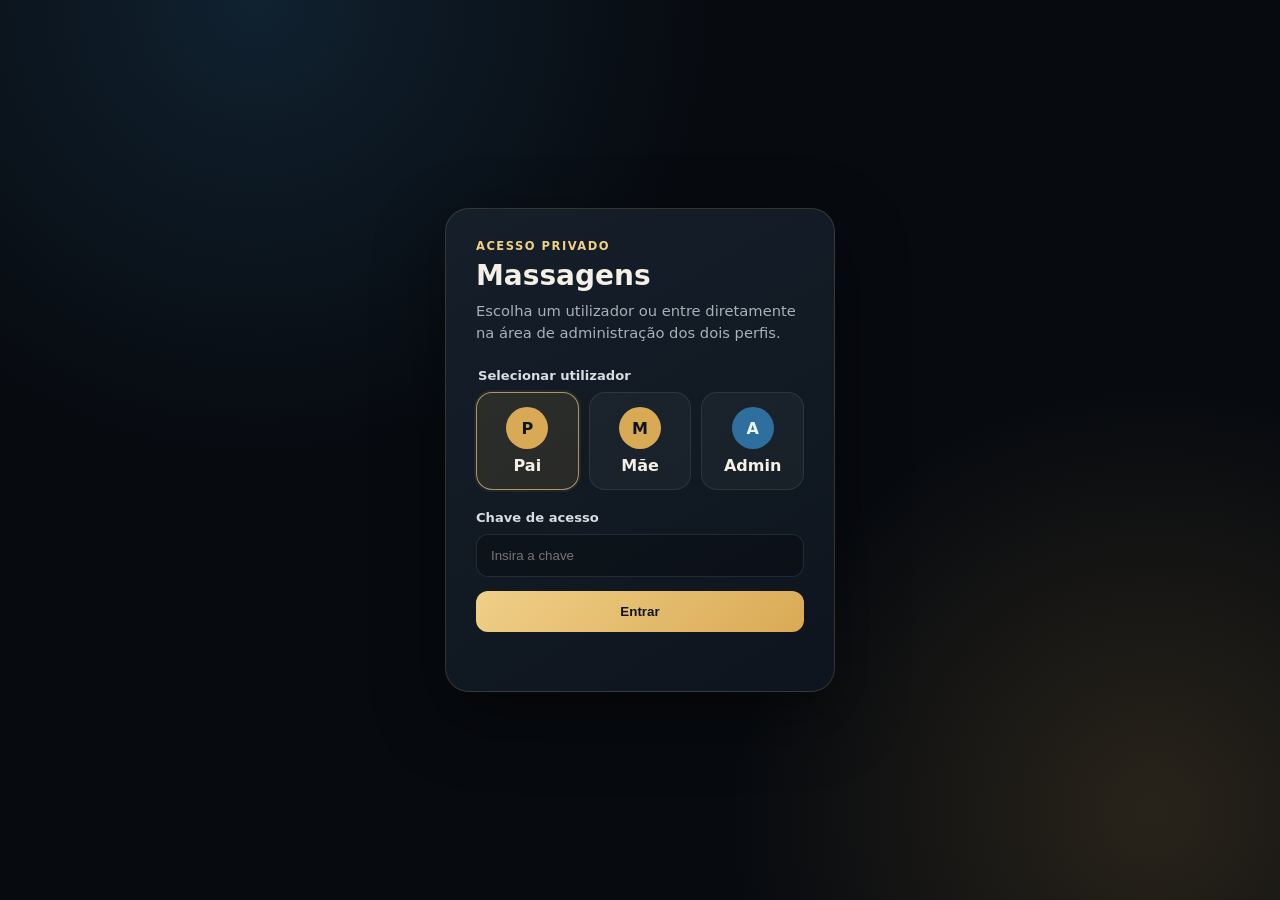
<file: index.html>
<!doctype html>
<html lang="pt-PT">
<head>
<script>
  const VALID_KEY = "01123456";
  const ACTIVE_USER_KEY = "massageCreditsUser_v1";
  const activeUser = localStorage.getItem(ACTIVE_USER_KEY);
  if (localStorage.getItem("authKey") !== VALID_KEY || !["pai", "mae", "admin"].includes(activeUser)) {
    window.location.href = "login.html";
  }
</script>

  <meta charset="utf-8">
  <meta name="viewport" content="width=device-width, initial-scale=1, maximum-scale=1, user-scalable=no, viewport-fit=cover">
  <meta name="theme-color" content="#0b1118">
  <meta name="color-scheme" content="dark">
  <meta name="description" content="Aplicação privada para gerir créditos, cupões e sessões de massagem.">
  <meta name="mobile-web-app-capable" content="yes">
  <meta name="apple-mobile-web-app-capable" content="yes">
  <meta name="apple-mobile-web-app-status-bar-style" content="black-translucent">
  <meta name="apple-mobile-web-app-title" content="Massagens">
  <meta http-equiv="Content-Security-Policy" content="default-src 'self'; img-src 'self' data:; style-src 'self' 'unsafe-inline'; script-src 'self' https://www.gstatic.com https://apis.google.com; connect-src 'self' https://identitytoolkit.googleapis.com https://securetoken.googleapis.com https://www.googleapis.com https://*.googleapis.com https://*.firebaseio.com wss://*.firebaseio.com https://*.firebasedatabase.app wss://*.firebasedatabase.app; frame-src 'self' https://massage-credits.firebaseapp.com; manifest-src 'self'; worker-src 'self';">
  <title>Massagens</title>
  <link rel="manifest" href="manifest.json">
  <link rel="icon" href="icon.png" type="image/png">
  <link rel="apple-touch-icon" sizes="180x180" href="icons/apple-touch-icon.png?v=3.6.0">
  <link rel="stylesheet" href="style.css?v=3.6.0">
</head>
<body>
  <div class="orientation-lock" aria-live="polite"><div><strong>Utiliza a app na vertical</strong><span>Roda o iPhone para continuar.</span></div></div>
  <div class="ambient ambient-one" aria-hidden="true"></div>
  <div class="ambient ambient-two" aria-hidden="true"></div>

  <div class="app-shell">
    <header class="topbar">
      <button class="brand-button" type="button" data-nav="home" aria-label="Ir para o início">
        <img src="icon.png" alt="" width="42" height="42">
        <span>
          <strong>Massagens</strong>
        </span>
      </button>
      <div class="topbar-actions">
        <span class="profile-label" id="activeUserName" aria-label="Perfil atual">—</span>
        <span class="status-dot" id="connectionStatus" title="Estado da ligação" aria-label="Estado da ligação"></span>
        <button class="icon-button hidden" id="installButton" type="button" aria-label="Instalar aplicação" title="Instalar aplicação">
          <svg viewBox="0 0 24 24" aria-hidden="true"><path d="M12 3v11m0 0 4-4m-4 4-4-4M5 15v4h14v-4"/></svg>
        </button>
      </div>
    </header>

    <main class="content" id="mainContent">
      <section class="view active" id="view-home" data-view="home" aria-labelledby="homeTitle">
        <div class="hero-card">
          <div class="hero-topline">
            <span class="eyebrow">Saldo disponível</span>
          </div>
          <div class="balance-row">
            <div class="balance-main">
              <span class="balance-number" id="balanceValue">0</span>
              <span class="balance-unit">créditos</span>
            </div>
            <div class="balance-ring" id="balanceRing" aria-hidden="true">
              <span id="availableMinutesRing">0m</span>
            </div>
          </div>
          <p class="hero-caption">Um espaço privado para cuidar do teu tempo.</p>
        </div>

        <section class="today-card" aria-labelledby="homeTitle">
          <div class="section-heading compact">
            <div>
              <span class="eyebrow">Esta semana</span>
              <h1 id="homeTitle">Cupão da semana</h1>
            </div>
            <span class="date-chip" id="todayDate"></span>
          </div>
          <p class="today-message" id="todayMessage">Uma sugestão especial para aproveitar esta semana.</p>
          <div class="today-grid">
            <div>
              <span>Cupão selecionado</span>
              <strong id="recommendedCoupon">A calcular…</strong>
            </div>
            <div>
              <span>Última massagem</span>
              <strong id="lastMassage">Sem registo</strong>
            </div>
          </div>
          <button class="primary-button full" type="button" data-nav="minute">
            <svg viewBox="0 0 24 24" aria-hidden="true"><path d="M12 7v5l3 2M12 3a9 9 0 1 0 9 9 9 9 0 0 0-9-9Z"/></svg>
            Iniciar massagem ao minuto
          </button>
        </section>

        <div class="metric-grid">
          <article class="metric-card">
            <span class="metric-icon">◷</span>
            <span>Minutos disponíveis</span>
            <strong id="minutesAvailable">0</strong>
          </article>
          <article class="metric-card">
            <span class="metric-icon">◇</span>
            <span>Cupões ativos</span>
            <strong id="activeCouponsCount">0</strong>
          </article>
          <article class="metric-card">
            <span class="metric-icon">↗</span>
            <span>Minutos acumulados</span>
            <strong id="totalMinutesUsed">0</strong>
          </article>
        </div>

        <section class="panel-card">
          <div class="section-heading">
            <div>
              <span class="eyebrow">Acesso rápido</span>
              <h2>Escolhe o próximo passo</h2>
            </div>
          </div>
          <div class="quick-grid">
            <button class="quick-button" type="button" data-nav="coupons">
              <span class="quick-icon">⌁</span>
              <strong>Loja de Cupões</strong>
              <small>Trocar créditos</small>
            </button>
            <button class="quick-button" type="button" data-nav="history">
              <span class="quick-icon">≡</span>
              <strong>Histórico</strong>
              <small>Ver movimentos</small>
            </button>
          </div>
        </section>

        <section class="panel-card">
          <div class="section-heading">
            <div>
              <span class="eyebrow">Última atividade</span>
              <h2>Movimentos recentes</h2>
            </div>
            <button class="text-button" type="button" data-nav="history">Ver tudo</button>
          </div>
          <div class="activity-list" id="recentActivity"></div>
        </section>
      </section>

      <section class="view" id="view-coupons" data-view="coupons" aria-labelledby="couponsTitle">
        <div class="page-heading">
          <span class="eyebrow">Créditos por experiências</span>
          <h1 id="couponsTitle">Loja de Cupões</h1>
          <p>Escolhe uma experiência e guarda-a para o momento certo.</p>
        </div>

        <div class="segmented-control" role="tablist" aria-label="Secções de cupões">
          <button class="active" type="button" role="tab" data-coupon-tab="store">Loja</button>
          <button type="button" role="tab" data-coupon-tab="mine">Os meus cupões</button>
        </div>

        <div id="couponStorePanel" class="coupon-panel active">
          <div class="coupon-grid" id="couponStore"></div>
        </div>
        <div id="myCouponsPanel" class="coupon-panel">
          <div class="coupon-grid" id="myCoupons"></div>
        </div>
      </section>

      <section class="view" id="view-minute" data-view="minute" aria-labelledby="minuteTitle">
        <div class="page-heading centered">
          <span class="eyebrow" id="minuteEyebrow">Sessão flexível</span>
          <h1 id="minuteTitle">Massagem ao Minuto</h1>
          <p id="minuteIntro">Controla o tempo, pausa quando precisares e termina com um resumo claro.</p>
        </div>

        <article class="timer-card" id="timerCard">
          <div class="timer-status-row">
            <span class="timer-status" id="timerStatus">Pronto</span>
            <span class="price-pill" id="pricePill"><strong id="minutePriceDisplay">1</strong><span id="pricePillLabel">crédito/min</span></span>
          </div>
          <div class="timer-display" id="timerDisplay" aria-live="polite">00:00</div>
          <div class="timer-progress"><span id="timerProgress"></span></div>
          <div class="timer-details">
            <div><span id="sessionPrimaryLabel">Créditos usados</span><strong id="sessionCredits">0</strong></div>
            <div><span id="sessionSecondaryLabel">Saldo restante</span><strong id="sessionBalance">0</strong></div>
          </div>

          <button class="primary-button full large" id="startSessionButton" type="button">Iniciar massagem ao minuto</button>
          <div class="timer-controls hidden" id="timerControls">
            <button class="secondary-button" id="pauseSessionButton" type="button">Pausar</button>
            <button class="danger-button" id="endSessionButton" type="button">Terminar</button>
          </div>
        </article>

        <section class="info-card">
          <span class="info-icon">i</span>
          <div>
            <strong>Como funciona</strong>
            <p id="timerHelpText">É cobrado o preço definido por cada minuto iniciado. A sessão termina automaticamente quando já não existir saldo para iniciar o minuto seguinte.</p>
          </div>
        </section>

        <section class="panel-card hidden" id="lastSessionCard">
          <div class="section-heading">
            <div>
              <span class="eyebrow">Último resumo</span>
              <h2>Sessão concluída</h2>
            </div>
          </div>
          <div class="summary-grid">
            <div><span>Tempo total</span><strong id="summaryTime">—</strong></div>
            <div><span id="summaryCreditsLabel">Créditos</span><strong id="summaryCredits">—</strong></div>
            <div><span id="summaryBalanceLabel">Saldo</span><strong id="summaryBalance">—</strong></div>
          </div>
        </section>
      </section>

      <section class="view" id="view-history" data-view="history" aria-labelledby="historyTitle">
        <div class="page-heading">
          <span class="eyebrow">Registo</span>
          <h1 id="historyTitle">Histórico</h1>
        </div>
        <div class="history-summary" id="historySummary"></div>
        <div class="filter-row" id="historyFilters">
          <button class="filter-chip active" type="button" data-history-filter="all">Tudo</button>
          <button class="filter-chip" type="button" data-history-filter="credits">Créditos</button>
          <button class="filter-chip" type="button" data-history-filter="coupons">Cupões</button>
          <button class="filter-chip" type="button" data-history-filter="massage">Massagens</button>
        </div>
        <div class="activity-list history-list" id="historyList"></div>
      </section>

      <section class="view" id="view-admin" data-view="admin" aria-labelledby="adminTitle">
        <div class="page-heading admin-heading">
          <div>
            <span class="eyebrow">Acesso protegido</span>
            <h1 id="adminTitle">Painel Admin</h1>
            <p>Gestão sincronizada de créditos, cupões, regras e estatísticas.</p>
          </div>
          <button class="secondary-button small" id="lockAdminButton" type="button">Bloquear</button>
        </div>

        <section class="admin-user-selector" aria-labelledby="adminUserSelectorTitle">
          <div>
            <span class="eyebrow">Perfil em gestão</span>
            <h2 id="adminUserSelectorTitle">Escolher utilizador</h2>
            <p id="adminUserHint">Selecione o perfil cujos dados pretende alterar.</p>
          </div>
          <label for="adminUserSelect">Utilizador
            <select id="adminUserSelect">
              <option value="pai">Pai</option>
              <option value="mae">Mãe</option>
            </select>
          </label>
        </section>

        <div class="admin-summary-grid" id="adminSummary"></div>

        <section class="admin-card">
          <div class="section-heading">
            <div><span class="eyebrow">Saldo</span><h2>Gerir créditos</h2></div>
          </div>
          <form class="stack-form" id="creditsForm">
            <div class="field-row">
              <label>Operação
                <select id="creditOperation">
                  <option value="add">Adicionar</option>
                  <option value="remove">Remover</option>
                </select>
              </label>
              <label>Quantidade
                <input id="creditAmount" type="number" min="1" step="1" inputmode="numeric" placeholder="20" required>
              </label>
            </div>
            <label>Razão ou descrição
              <input id="creditReason" type="text" maxlength="80" placeholder="Ex.: Bónus especial" required>
            </label>
            <button class="primary-button" type="submit">Aplicar movimento</button>
          </form>
          <div class="inline-actions">
            <button class="secondary-button" id="resetBalanceButton" type="button">Repor saldo</button>
          </div>
        </section>

        <section class="admin-card">
          <div class="section-heading">
            <div><span class="eyebrow">Tarifário</span><h2>Preço por minuto</h2></div>
          </div>
          <form class="inline-form" id="minutePriceForm">
            <label>Créditos por minuto
              <input id="minutePriceInput" type="number" min="1" max="100" step="1" inputmode="numeric" required>
            </label>
            <button class="primary-button" type="submit">Guardar</button>
          </form>
        </section>

        <section class="admin-card">
          <div class="section-heading">
            <div><span class="eyebrow">Catálogo</span><h2>Gerir cupões</h2></div>
            <button class="primary-button small" id="addCouponButton" type="button">Novo cupão</button>
          </div>
          <div class="admin-coupon-list" id="adminCouponList"></div>
        </section>

        <section class="admin-card">
          <div class="section-heading">
            <div><span class="eyebrow">Segurança local</span><h2>Alterar PIN</h2></div>
          </div>
          <form class="stack-form" id="pinForm">
            <div class="field-row">
              <label>PIN atual
                <input id="currentPin" type="password" inputmode="numeric" minlength="4" maxlength="8" required>
              </label>
              <label>Novo PIN
                <input id="newPin" type="password" inputmode="numeric" pattern="[0-9]{4,8}" minlength="4" maxlength="8" required>
              </label>
            </div>
            <label>Confirmar novo PIN
              <input id="confirmPin" type="password" inputmode="numeric" pattern="[0-9]{4,8}" minlength="4" maxlength="8" required>
            </label>
            <button class="primary-button" type="submit">Alterar PIN</button>
          </form>
        </section>

        <section class="admin-card danger-zone">
          <div class="section-heading">
            <div><span class="eyebrow">Manutenção</span><h2>Dados sincronizados</h2></div>
          </div>
          <p>Estas ações afetam os dados sincronizados em todos os dispositivos.</p>
          <div class="inline-actions">
            <button class="danger-button" id="clearHistoryButton" type="button">Limpar histórico</button>
            <button class="secondary-button" id="clearLocalCacheButton" type="button">Limpar cache local</button>
          </div>
          <p class="admin-note">A limpeza de cache remove apenas dados locais deste dispositivo e não apaga os dados guardados no Firebase.</p>
        </section>

        <section class="admin-card sync-diagnostics">
          <div class="section-heading">
            <div><span class="eyebrow">Diagnóstico</span><h2>Ligação ao Firebase</h2></div>
            <button class="secondary-button small" id="retryFirebaseButton" type="button">Testar novamente</button>
          </div>
          <div class="diagnostic-list">
            <div><span>Estado</span><strong id="firebaseStatusText" data-status="connecting">A iniciar</strong></div>
            <div><span>Última sincronização</span><strong id="firebaseLastSyncText">Ainda não sincronizou</strong></div>
            <div><span>Dispositivo</span><strong id="firebaseDeviceText">—</strong></div>
          </div>
          <p class="firebase-error" id="firebaseErrorText">Nenhum erro detetado.</p>
        </section>

        <p class="app-version" id="appVersion">Versão 3.6.0</p>
      </section>
    </main>

    <nav class="bottom-nav" aria-label="Navegação principal">
      <button class="active" type="button" data-nav="home" aria-label="Início">
        <svg viewBox="0 0 24 24" aria-hidden="true"><path d="m4 10 8-7 8 7v10h-6v-6h-4v6H4Z"/></svg>
        <span>Início</span>
      </button>
      <button type="button" data-nav="coupons" aria-label="Cupões">
        <svg viewBox="0 0 24 24" aria-hidden="true"><path d="M4 6h16v4a2 2 0 0 0 0 4v4H4v-4a2 2 0 0 0 0-4Z"/><path d="M9 8v8"/></svg>
        <span>Cupões</span>
      </button>
      <button class="nav-primary" type="button" data-nav="minute" aria-label="Massagem ao minuto">
        <svg viewBox="0 0 24 24" aria-hidden="true"><path d="M12 7v5l3 2M12 3a9 9 0 1 0 9 9 9 9 0 0 0-9-9Z"/></svg>
        <span>Minuto</span>
      </button>
      <button type="button" data-nav="history" aria-label="Histórico">
        <svg viewBox="0 0 24 24" aria-hidden="true"><path d="M5 5h14M5 12h14M5 19h14"/></svg>
        <span>Histórico</span>
      </button>
      <button type="button" data-nav="admin" aria-label="Admin">
        <svg viewBox="0 0 24 24" aria-hidden="true"><path d="M12 3 5 6v5c0 4.6 2.8 8.3 7 10 4.2-1.7 7-5.4 7-10V6Z"/><path d="M9 12h6M12 9v6"/></svg>
        <span>Admin</span>
      </button>
    </nav>
  </div>

  <dialog class="modal" id="pinModal">
    <form method="dialog" class="modal-card" id="pinUnlockForm">
      <button class="modal-close" type="button" data-close-dialog aria-label="Fechar">×</button>
      <span class="modal-icon">◆</span>
      <span class="eyebrow">Área reservada</span>
      <h2>Introduzir PIN</h2>
      <p>Usa o PIN de administração para continuar.</p>
      <label>PIN
        <input id="pinUnlockInput" type="password" inputmode="numeric" minlength="4" maxlength="8" autocomplete="off" required>
      </label>
      <p class="form-error" id="pinError" role="alert"></p>
      <button class="primary-button full" value="default" type="submit">Desbloquear</button>
    </form>
  </dialog>

  <dialog class="modal" id="sessionPinModal">
    <form method="dialog" class="modal-card" id="sessionPinForm">
      <button class="modal-close" type="button" data-close-dialog aria-label="Fechar">×</button>
      <span class="modal-icon">◆</span>
      <span class="eyebrow">Autorização necessária</span>
      <h2 id="sessionPinTitle">PIN do administrador</h2>
      <p id="sessionPinDescription">Apenas o administrador pode iniciar a massagem ao minuto.</p>
      <label>PIN
        <input id="sessionPinInput" type="password" inputmode="numeric" minlength="4" maxlength="8" autocomplete="off" required>
      </label>
      <p class="form-error" id="sessionPinError" role="alert"></p>
      <button class="primary-button full" id="sessionPinSubmitButton" value="default" type="submit">Autorizar e iniciar</button>
    </form>
  </dialog>

  <dialog class="modal" id="couponModal">
    <form method="dialog" class="modal-card" id="couponEditorForm">
      <button class="modal-close" type="button" data-close-dialog aria-label="Fechar">×</button>
      <span class="eyebrow">Catálogo</span>
      <h2 id="couponModalTitle">Novo cupão</h2>
      <input id="couponEditId" type="hidden">
      <label>Nome
        <input id="couponNameInput" type="text" maxlength="60" required>
      </label>
      <label>Descrição
        <textarea id="couponDescriptionInput" maxlength="180" rows="3" required></textarea>
      </label>
      <div class="field-row">
        <label>Preço
          <input id="couponPriceInput" type="number" min="1" max="9999" step="1" required>
        </label>
        <label>Duração estimada
          <input id="couponDurationInput" type="number" min="1" max="600" step="1" required>
        </label>
      </div>
      <label class="checkbox-row"><input id="couponActiveInput" type="checkbox" checked> Disponível na loja</label>
      <button class="primary-button full" value="default" type="submit">Guardar cupão</button>
    </form>
  </dialog>

  <dialog class="modal" id="confirmModal">
    <form method="dialog" class="modal-card compact-modal">
      <span class="modal-icon" id="confirmIcon">◇</span>
      <h2 id="confirmTitle">Confirmar</h2>
      <p id="confirmMessage"></p>
      <div class="modal-actions">
        <button class="secondary-button" value="cancel">Cancelar</button>
        <button class="primary-button" id="confirmAcceptButton" value="default">Confirmar</button>
      </div>
    </form>
  </dialog>

  <div class="toast" id="toast" role="status" aria-live="polite"></div>

  <noscript>Esta aplicação necessita de JavaScript ativado.</noscript>
  <script type="module" src="app.js?v=3.6.0"></script>
</body>
</html>
</file>
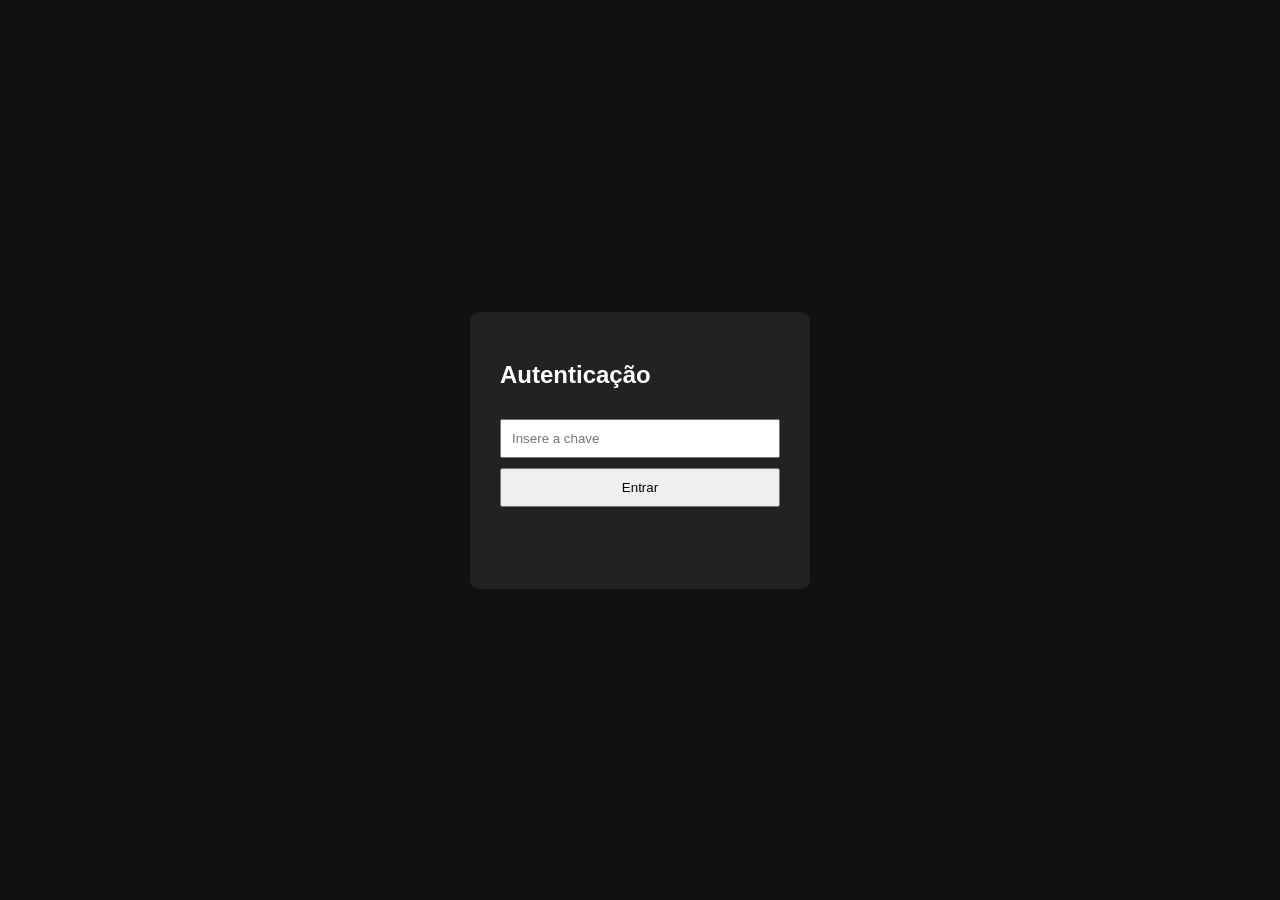
<file: 3.1.0/index.html>
<!doctype html>
<html lang="pt-PT">
<head>
<script>
  const VALID_KEY = "const";
  if (localStorage.getItem("authKey") !== VALID_KEY) {
    window.location.href = "login.html";
  }
</script>

  <meta charset="utf-8">
  <meta name="viewport" content="width=device-width, initial-scale=1, viewport-fit=cover">
  <meta name="theme-color" content="#0b1118">
  <meta name="color-scheme" content="dark">
  <meta name="description" content="Aplicação privada para gerir créditos, cupões e sessões de massagem.">
  <meta name="mobile-web-app-capable" content="yes">
  <meta name="apple-mobile-web-app-capable" content="yes">
  <meta name="apple-mobile-web-app-status-bar-style" content="black-translucent">
  <meta name="apple-mobile-web-app-title" content="Massage Credits">
  <meta http-equiv="Content-Security-Policy" content="default-src 'self'; img-src 'self' data:; style-src 'self' 'unsafe-inline'; script-src 'self' https://www.gstatic.com https://apis.google.com; connect-src 'self' https://identitytoolkit.googleapis.com https://securetoken.googleapis.com https://www.googleapis.com https://*.googleapis.com https://*.firebaseio.com wss://*.firebaseio.com https://*.firebasedatabase.app wss://*.firebasedatabase.app; frame-src 'self' https://massagens-9a56f.firebaseapp.com; manifest-src 'self'; worker-src 'self';">
  <title>Massage Credits</title>
  <link rel="manifest" href="manifest.json">
  <link rel="icon" href="icons/icon-192.png" sizes="192x192">
  <link rel="apple-touch-icon" href="icons/icon-192.png">
  <link rel="stylesheet" href="style.css?v=3.1.0">
</head>
<body>
  <div class="ambient ambient-one" aria-hidden="true"></div>
  <div class="ambient ambient-two" aria-hidden="true"></div>

  <div class="app-shell">
    <header class="topbar">
      <button class="brand-button" type="button" data-nav="home" aria-label="Ir para o início">
        <img src="icons/icon-192.png" alt="" width="42" height="42">
        <span>
          <strong>Massage Credits</strong>
          <small>Private Massage Rewards</small>
        </span>
      </button>
      <div class="topbar-actions">
        <span class="status-dot" id="connectionStatus" title="Estado da ligação" aria-label="Estado da ligação"></span>
        <button class="icon-button hidden" id="installButton" type="button" aria-label="Instalar aplicação" title="Instalar aplicação">
          <svg viewBox="0 0 24 24" aria-hidden="true"><path d="M12 3v11m0 0 4-4m-4 4-4-4M5 15v4h14v-4"/></svg>
        </button>
      </div>
    </header>

    <main class="content" id="mainContent">
      <section class="view active" id="view-home" data-view="home" aria-labelledby="homeTitle">
        <div class="hero-card">
          <div class="hero-topline">
            <span class="eyebrow">Saldo disponível</span>
            <span class="level-badge" id="levelBadge">Bronze</span>
          </div>
          <div class="balance-row">
            <div>
              <span class="balance-number" id="balanceValue">0</span>
              <span class="balance-unit">créditos</span>
            </div>
            <div class="balance-ring" id="balanceRing" aria-hidden="true">
              <span id="availableMinutesRing">0m</span>
            </div>
          </div>
          <p class="hero-caption" id="levelCaption">Um espaço privado para cuidar do teu tempo.</p>
        </div>

        <section class="today-card" aria-labelledby="homeTitle">
          <div class="section-heading compact">
            <div>
              <span class="eyebrow">Hoje</span>
              <h1 id="homeTitle">O teu momento de pausa</h1>
            </div>
            <span class="date-chip" id="todayDate"></span>
          </div>
          <p class="today-message" id="todayMessage">Hoje é um bom dia para relaxar.</p>
          <div class="today-grid">
            <div>
              <span>Recomendação</span>
              <strong id="recommendedCoupon">A calcular…</strong>
            </div>
            <div>
              <span>Última massagem</span>
              <strong id="lastMassage">Sem registo</strong>
            </div>
          </div>
          <button class="primary-button full" type="button" data-nav="minute">
            <svg viewBox="0 0 24 24" aria-hidden="true"><path d="M12 7v5l3 2M12 3a9 9 0 1 0 9 9 9 9 0 0 0-9-9Z"/></svg>
            Iniciar massagem ao minuto
          </button>
        </section>

        <div class="metric-grid">
          <article class="metric-card">
            <span class="metric-icon">◷</span>
            <span>Minutos disponíveis</span>
            <strong id="minutesAvailable">0</strong>
          </article>
          <article class="metric-card">
            <span class="metric-icon">◇</span>
            <span>Cupões ativos</span>
            <strong id="activeCouponsCount">0</strong>
          </article>
          <article class="metric-card">
            <span class="metric-icon">↗</span>
            <span>Minutos acumulados</span>
            <strong id="totalMinutesUsed">0</strong>
          </article>
        </div>

        <section class="panel-card">
          <div class="section-heading">
            <div>
              <span class="eyebrow">Acesso rápido</span>
              <h2>Escolhe o próximo passo</h2>
            </div>
          </div>
          <div class="quick-grid">
            <button class="quick-button" type="button" data-nav="coupons">
              <span class="quick-icon">⌁</span>
              <strong>Loja de Cupões</strong>
              <small>Trocar créditos</small>
            </button>
            <button class="quick-button" type="button" data-nav="history">
              <span class="quick-icon">≡</span>
              <strong>Histórico</strong>
              <small>Ver movimentos</small>
            </button>
          </div>
        </section>

        <section class="panel-card">
          <div class="section-heading">
            <div>
              <span class="eyebrow">Última atividade</span>
              <h2>Movimentos recentes</h2>
            </div>
            <button class="text-button" type="button" data-nav="history">Ver tudo</button>
          </div>
          <div class="activity-list" id="recentActivity"></div>
        </section>
      </section>

      <section class="view" id="view-coupons" data-view="coupons" aria-labelledby="couponsTitle">
        <div class="page-heading">
          <span class="eyebrow">Créditos por experiências</span>
          <h1 id="couponsTitle">Loja de Cupões</h1>
          <p>Escolhe uma experiência e guarda-a para o momento certo.</p>
        </div>

        <div class="segmented-control" role="tablist" aria-label="Secções de cupões">
          <button class="active" type="button" role="tab" data-coupon-tab="store">Loja</button>
          <button type="button" role="tab" data-coupon-tab="mine">Os meus cupões <span id="couponTabCount">0</span></button>
        </div>

        <div id="couponStorePanel" class="coupon-panel active">
          <div class="coupon-grid" id="couponStore"></div>
        </div>
        <div id="myCouponsPanel" class="coupon-panel">
          <div class="coupon-grid" id="myCoupons"></div>
        </div>
      </section>

      <section class="view" id="view-minute" data-view="minute" aria-labelledby="minuteTitle">
        <div class="page-heading centered">
          <span class="eyebrow">Sessão flexível</span>
          <h1 id="minuteTitle">Massagem ao Minuto</h1>
          <p>Controla o tempo, pausa quando precisares e termina com um resumo claro.</p>
        </div>

        <article class="timer-card" id="timerCard">
          <div class="timer-status-row">
            <span class="timer-status" id="timerStatus">Pronto</span>
            <span class="price-pill"><strong id="minutePriceDisplay">1</strong> crédito/min</span>
          </div>
          <div class="timer-display" id="timerDisplay" aria-live="polite">00:00</div>
          <div class="timer-progress"><span id="timerProgress"></span></div>
          <div class="timer-details">
            <div><span>Créditos usados</span><strong id="sessionCredits">0</strong></div>
            <div><span>Saldo restante</span><strong id="sessionBalance">0</strong></div>
          </div>

          <button class="primary-button full large" id="startSessionButton" type="button">Iniciar massagem ao minuto</button>
          <div class="timer-controls hidden" id="timerControls">
            <button class="secondary-button" id="pauseSessionButton" type="button">Pausar</button>
            <button class="danger-button" id="endSessionButton" type="button">Terminar</button>
          </div>
        </article>

        <section class="info-card">
          <span class="info-icon">i</span>
          <div>
            <strong>Como funciona</strong>
            <p>É cobrado o preço definido por cada minuto iniciado. A sessão termina automaticamente quando já não existir saldo para iniciar o minuto seguinte.</p>
          </div>
        </section>

        <section class="panel-card hidden" id="lastSessionCard">
          <div class="section-heading">
            <div>
              <span class="eyebrow">Último resumo</span>
              <h2>Sessão concluída</h2>
            </div>
          </div>
          <div class="summary-grid">
            <div><span>Tempo total</span><strong id="summaryTime">—</strong></div>
            <div><span>Créditos</span><strong id="summaryCredits">—</strong></div>
            <div><span>Saldo</span><strong id="summaryBalance">—</strong></div>
          </div>
        </section>
      </section>

      <section class="view" id="view-history" data-view="history" aria-labelledby="historyTitle">
        <div class="page-heading">
          <span class="eyebrow">Registo local</span>
          <h1 id="historyTitle">Histórico</h1>
          <p>Todos os movimentos sincronizados entre os teus dispositivos.</p>
        </div>
        <div class="history-summary" id="historySummary"></div>
        <div class="filter-row" id="historyFilters">
          <button class="filter-chip active" type="button" data-history-filter="all">Tudo</button>
          <button class="filter-chip" type="button" data-history-filter="credits">Créditos</button>
          <button class="filter-chip" type="button" data-history-filter="coupons">Cupões</button>
          <button class="filter-chip" type="button" data-history-filter="massage">Massagens</button>
          <button class="filter-chip" type="button" data-history-filter="admin">Admin</button>
        </div>
        <div class="activity-list history-list" id="historyList"></div>
      </section>

      <section class="view" id="view-admin" data-view="admin" aria-labelledby="adminTitle">
        <div class="page-heading admin-heading">
          <div>
            <span class="eyebrow">Acesso protegido</span>
            <h1 id="adminTitle">Painel Admin</h1>
            <p>Gestão sincronizada de créditos, cupões, regras e estatísticas.</p>
          </div>
          <button class="secondary-button small" id="lockAdminButton" type="button">Bloquear</button>
        </div>

        <div class="admin-summary-grid" id="adminSummary"></div>

        <section class="admin-card">
          <div class="section-heading">
            <div><span class="eyebrow">Saldo</span><h2>Gerir créditos</h2></div>
          </div>
          <form class="stack-form" id="creditsForm">
            <div class="field-row">
              <label>Operação
                <select id="creditOperation">
                  <option value="add">Adicionar</option>
                  <option value="remove">Remover</option>
                </select>
              </label>
              <label>Quantidade
                <input id="creditAmount" type="number" min="1" step="1" inputmode="numeric" placeholder="20" required>
              </label>
            </div>
            <label>Razão ou descrição
              <input id="creditReason" type="text" maxlength="80" placeholder="Ex.: Bónus especial" required>
            </label>
            <button class="primary-button" type="submit">Aplicar movimento</button>
          </form>
          <div class="inline-actions">
            <button class="secondary-button" id="resetBalanceButton" type="button">Repor saldo</button>
          </div>
        </section>

        <section class="admin-card">
          <div class="section-heading">
            <div><span class="eyebrow">Tarifário</span><h2>Preço por minuto</h2></div>
          </div>
          <form class="inline-form" id="minutePriceForm">
            <label>Créditos por minuto
              <input id="minutePriceInput" type="number" min="1" max="100" step="1" inputmode="numeric" required>
            </label>
            <button class="primary-button" type="submit">Guardar</button>
          </form>
        </section>

        <section class="admin-card">
          <div class="section-heading">
            <div><span class="eyebrow">Catálogo</span><h2>Gerir cupões</h2></div>
            <button class="primary-button small" id="addCouponButton" type="button">Novo cupão</button>
          </div>
          <div class="admin-coupon-list" id="adminCouponList"></div>
        </section>

        <section class="admin-card">
          <div class="section-heading">
            <div><span class="eyebrow">Nível especial</span><h2>VIP Pai</h2></div>
          </div>
          <div class="toggle-row">
            <div>
              <strong>Desbloqueio manual</strong>
              <p>O nível também é desbloqueado automaticamente com 15 utilizações ou 180 minutos acumulados.</p>
            </div>
            <label class="switch">
              <input id="vipToggle" type="checkbox">
              <span></span>
            </label>
          </div>
        </section>

        <section class="admin-card">
          <div class="section-heading">
            <div><span class="eyebrow">Segurança local</span><h2>Alterar PIN</h2></div>
          </div>
          <form class="stack-form" id="pinForm">
            <div class="field-row">
              <label>PIN atual
                <input id="currentPin" type="password" inputmode="numeric" minlength="4" maxlength="8" required>
              </label>
              <label>Novo PIN
                <input id="newPin" type="password" inputmode="numeric" pattern="[0-9]{4,8}" minlength="4" maxlength="8" required>
              </label>
            </div>
            <label>Confirmar novo PIN
              <input id="confirmPin" type="password" inputmode="numeric" pattern="[0-9]{4,8}" minlength="4" maxlength="8" required>
            </label>
            <button class="primary-button" type="submit">Alterar PIN</button>
          </form>
        </section>

        <section class="admin-card danger-zone">
          <div class="section-heading">
            <div><span class="eyebrow">Manutenção</span><h2>Dados sincronizados</h2></div>
          </div>
          <p>Estas ações afetam os dados sincronizados em todos os dispositivos.</p>
          <div class="inline-actions">
            <button class="danger-button" id="clearHistoryButton" type="button">Limpar histórico</button>
          </div>
        </section>

        <section class="admin-card sync-diagnostics">
          <div class="section-heading">
            <div><span class="eyebrow">Diagnóstico</span><h2>Ligação ao Firebase</h2></div>
            <button class="secondary-button small" id="retryFirebaseButton" type="button">Testar novamente</button>
          </div>
          <div class="diagnostic-list">
            <div><span>Estado</span><strong id="firebaseStatusText" data-status="connecting">A iniciar</strong></div>
            <div><span>Última sincronização</span><strong id="firebaseLastSyncText">Ainda não sincronizou</strong></div>
            <div><span>Dispositivo</span><strong id="firebaseDeviceText">—</strong></div>
          </div>
          <p class="firebase-error" id="firebaseErrorText">Nenhum erro detetado.</p>
        </section>

        <p class="app-version" id="appVersion">Versão 3.1.0</p>
      </section>
    </main>

    <nav class="bottom-nav" aria-label="Navegação principal">
      <button class="active" type="button" data-nav="home" aria-label="Início">
        <svg viewBox="0 0 24 24" aria-hidden="true"><path d="m4 10 8-7 8 7v10h-6v-6h-4v6H4Z"/></svg>
        <span>Início</span>
      </button>
      <button type="button" data-nav="coupons" aria-label="Cupões">
        <svg viewBox="0 0 24 24" aria-hidden="true"><path d="M4 6h16v4a2 2 0 0 0 0 4v4H4v-4a2 2 0 0 0 0-4Z"/><path d="M9 8v8"/></svg>
        <span>Cupões</span>
      </button>
      <button class="nav-primary" type="button" data-nav="minute" aria-label="Massagem ao minuto">
        <svg viewBox="0 0 24 24" aria-hidden="true"><path d="M12 7v5l3 2M12 3a9 9 0 1 0 9 9 9 9 0 0 0-9-9Z"/></svg>
        <span>Minuto</span>
      </button>
      <button type="button" data-nav="history" aria-label="Histórico">
        <svg viewBox="0 0 24 24" aria-hidden="true"><path d="M5 5h14M5 12h14M5 19h14"/></svg>
        <span>Histórico</span>
      </button>
      <button type="button" data-nav="admin" aria-label="Admin">
        <svg viewBox="0 0 24 24" aria-hidden="true"><path d="M12 3 5 6v5c0 4.6 2.8 8.3 7 10 4.2-1.7 7-5.4 7-10V6Z"/><path d="M9 12h6M12 9v6"/></svg>
        <span>Admin</span>
      </button>
    </nav>
  </div>

  <dialog class="modal" id="pinModal">
    <form method="dialog" class="modal-card" id="pinUnlockForm">
      <button class="modal-close" type="button" data-close-dialog aria-label="Fechar">×</button>
      <span class="modal-icon">◆</span>
      <span class="eyebrow">Área reservada</span>
      <h2>Introduzir PIN</h2>
      <p>Usa o PIN de administração para continuar.</p>
      <label>PIN
        <input id="pinUnlockInput" type="password" inputmode="numeric" minlength="4" maxlength="8" autocomplete="off" required>
      </label>
      <p class="form-error" id="pinError" role="alert"></p>
      <button class="primary-button full" value="default" type="submit">Desbloquear</button>
    </form>
  </dialog>

  <dialog class="modal" id="couponModal">
    <form method="dialog" class="modal-card" id="couponEditorForm">
      <button class="modal-close" type="button" data-close-dialog aria-label="Fechar">×</button>
      <span class="eyebrow">Catálogo</span>
      <h2 id="couponModalTitle">Novo cupão</h2>
      <input id="couponEditId" type="hidden">
      <label>Nome
        <input id="couponNameInput" type="text" maxlength="60" required>
      </label>
      <label>Descrição
        <textarea id="couponDescriptionInput" maxlength="180" rows="3" required></textarea>
      </label>
      <div class="field-row">
        <label>Preço
          <input id="couponPriceInput" type="number" min="1" max="9999" step="1" required>
        </label>
        <label>Duração estimada
          <input id="couponDurationInput" type="number" min="0" max="600" step="1" required>
        </label>
      </div>
      <label class="checkbox-row"><input id="couponActiveInput" type="checkbox" checked> Disponível na loja</label>
      <button class="primary-button full" value="default" type="submit">Guardar cupão</button>
    </form>
  </dialog>

  <dialog class="modal" id="confirmModal">
    <form method="dialog" class="modal-card compact-modal">
      <span class="modal-icon" id="confirmIcon">◇</span>
      <h2 id="confirmTitle">Confirmar</h2>
      <p id="confirmMessage"></p>
      <div class="modal-actions">
        <button class="secondary-button" value="cancel">Cancelar</button>
        <button class="primary-button" id="confirmAcceptButton" value="default">Confirmar</button>
      </div>
    </form>
  </dialog>

  <div class="toast" id="toast" role="status" aria-live="polite"></div>

  <noscript>Esta aplicação necessita de JavaScript ativado.</noscript>
  <script type="module" src="app.js?v=3.1.0"></script>
</body>
</html>
</file>
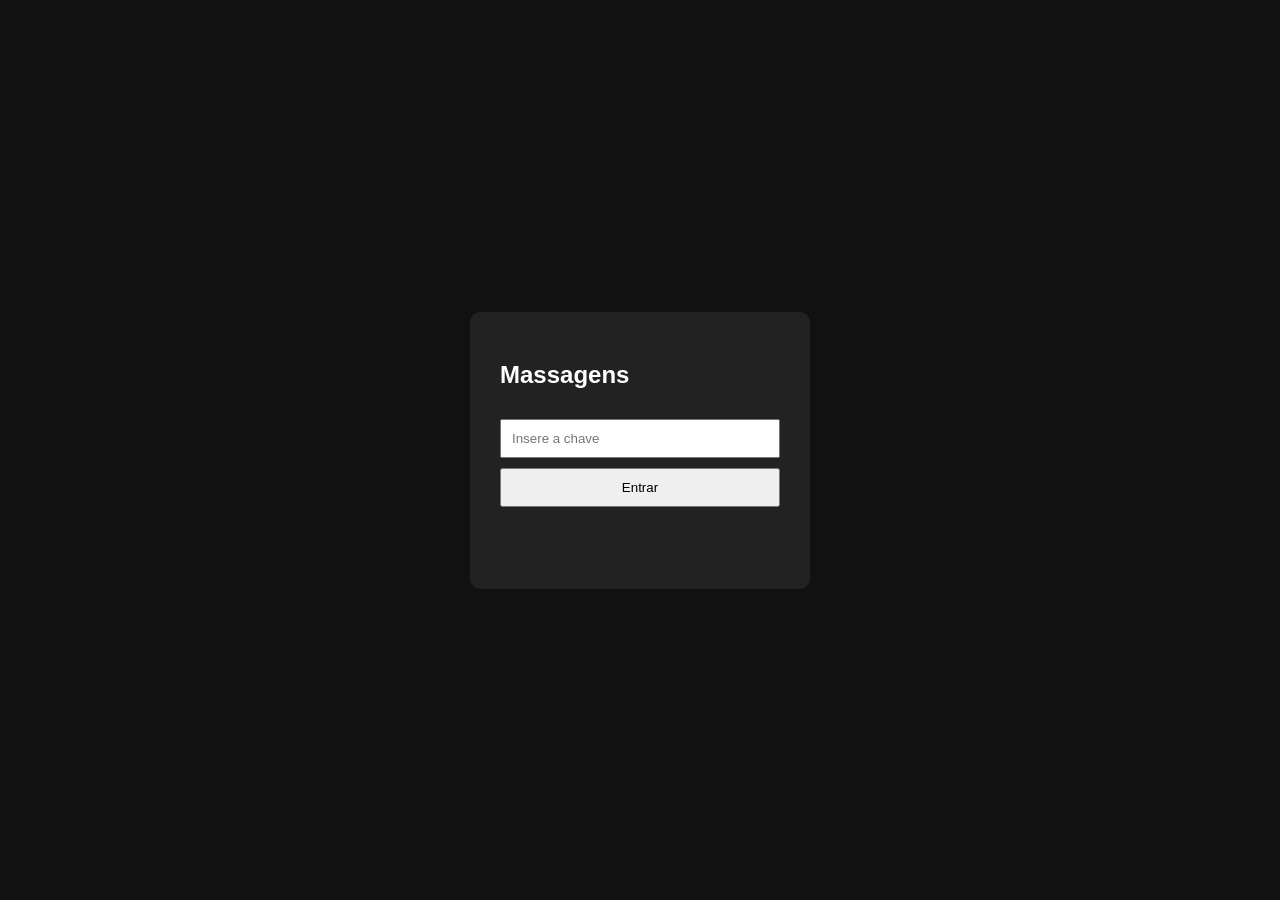
<file: 3.4/index.html>
<!doctype html>
<html lang="pt-PT">
<head>
<script>
  const VALID_KEY = "01123456";
  if (localStorage.getItem("authKey") !== VALID_KEY) {
    window.location.href = "login.html";
  }
</script>

  <meta charset="utf-8">
  <meta name="viewport" content="width=device-width, initial-scale=1, maximum-scale=1, user-scalable=no, viewport-fit=cover">
  <meta name="theme-color" content="#0b1118">
  <meta name="color-scheme" content="dark">
  <meta name="description" content="Aplicação privada para gerir créditos, cupões e sessões de massagem.">
  <meta name="mobile-web-app-capable" content="yes">
  <meta name="apple-mobile-web-app-capable" content="yes">
  <meta name="apple-mobile-web-app-status-bar-style" content="black-translucent">
  <meta name="apple-mobile-web-app-title" content="Massagens">
  <meta http-equiv="Content-Security-Policy" content="default-src 'self'; img-src 'self' data:; style-src 'self' 'unsafe-inline'; script-src 'self' https://www.gstatic.com https://apis.google.com; connect-src 'self' https://identitytoolkit.googleapis.com https://securetoken.googleapis.com https://www.googleapis.com https://*.googleapis.com https://*.firebaseio.com wss://*.firebaseio.com https://*.firebasedatabase.app wss://*.firebasedatabase.app; frame-src 'self' https://massage-credits.firebaseapp.com; manifest-src 'self'; worker-src 'self';">
  <title>Massagens</title>
  <link rel="manifest" href="manifest.json">
  <link rel="icon" href="icon.png" type="image/png">
  <link rel="apple-touch-icon" sizes="180x180" href="icons/apple-touch-icon.png?v=3.4.0">
  <link rel="stylesheet" href="style.css?v=3.4.0">
</head>
<body>
  <div class="orientation-lock" aria-live="polite"><div><strong>Utiliza a app na vertical</strong><span>Roda o iPhone para continuar.</span></div></div>
  <div class="ambient ambient-one" aria-hidden="true"></div>
  <div class="ambient ambient-two" aria-hidden="true"></div>

  <div class="app-shell">
    <header class="topbar">
      <button class="brand-button" type="button" data-nav="home" aria-label="Ir para o início">
        <img src="icon.png" alt="" width="42" height="42">
        <span>
          <strong>Massagens</strong>
        </span>
      </button>
      <div class="topbar-actions">
        <span class="status-dot" id="connectionStatus" title="Estado da ligação" aria-label="Estado da ligação"></span>
        <button class="icon-button hidden" id="installButton" type="button" aria-label="Instalar aplicação" title="Instalar aplicação">
          <svg viewBox="0 0 24 24" aria-hidden="true"><path d="M12 3v11m0 0 4-4m-4 4-4-4M5 15v4h14v-4"/></svg>
        </button>
      </div>
    </header>

    <main class="content" id="mainContent">
      <section class="view active" id="view-home" data-view="home" aria-labelledby="homeTitle">
        <div class="hero-card">
          <div class="hero-topline">
            <span class="eyebrow">Saldo disponível</span>
            <span class="level-badge" id="levelBadge">Bronze</span>
          </div>
          <div class="balance-row">
            <div class="balance-main">
              <span class="balance-number" id="balanceValue">0</span>
              <span class="balance-unit">créditos</span>
            </div>
            <div class="balance-ring" id="balanceRing" aria-hidden="true">
              <span id="availableMinutesRing">0m</span>
            </div>
          </div>
          <p class="hero-caption" id="levelCaption">Um espaço privado para cuidar do teu tempo.</p>
        </div>

        <section class="today-card" aria-labelledby="homeTitle">
          <div class="section-heading compact">
            <div>
              <span class="eyebrow">Esta semana</span>
              <h1 id="homeTitle">Cupão da semana</h1>
            </div>
            <span class="date-chip" id="todayDate"></span>
          </div>
          <p class="today-message" id="todayMessage">Uma sugestão especial para aproveitar esta semana.</p>
          <div class="today-grid">
            <div>
              <span>Cupão selecionado</span>
              <strong id="recommendedCoupon">A calcular…</strong>
            </div>
            <div>
              <span>Última massagem</span>
              <strong id="lastMassage">Sem registo</strong>
            </div>
          </div>
          <button class="primary-button full" type="button" data-nav="minute">
            <svg viewBox="0 0 24 24" aria-hidden="true"><path d="M12 7v5l3 2M12 3a9 9 0 1 0 9 9 9 9 0 0 0-9-9Z"/></svg>
            Iniciar massagem ao minuto
          </button>
        </section>

        <div class="metric-grid">
          <article class="metric-card">
            <span class="metric-icon">◷</span>
            <span>Minutos disponíveis</span>
            <strong id="minutesAvailable">0</strong>
          </article>
          <article class="metric-card">
            <span class="metric-icon">◇</span>
            <span>Cupões ativos</span>
            <strong id="activeCouponsCount">0</strong>
          </article>
          <article class="metric-card">
            <span class="metric-icon">↗</span>
            <span>Minutos acumulados</span>
            <strong id="totalMinutesUsed">0</strong>
          </article>
        </div>

        <section class="panel-card">
          <div class="section-heading">
            <div>
              <span class="eyebrow">Acesso rápido</span>
              <h2>Escolhe o próximo passo</h2>
            </div>
          </div>
          <div class="quick-grid">
            <button class="quick-button" type="button" data-nav="coupons">
              <span class="quick-icon">⌁</span>
              <strong>Loja de Cupões</strong>
              <small>Trocar créditos</small>
            </button>
            <button class="quick-button" type="button" data-nav="history">
              <span class="quick-icon">≡</span>
              <strong>Histórico</strong>
              <small>Ver movimentos</small>
            </button>
          </div>
        </section>

        <section class="panel-card">
          <div class="section-heading">
            <div>
              <span class="eyebrow">Última atividade</span>
              <h2>Movimentos recentes</h2>
            </div>
            <button class="text-button" type="button" data-nav="history">Ver tudo</button>
          </div>
          <div class="activity-list" id="recentActivity"></div>
        </section>
      </section>

      <section class="view" id="view-coupons" data-view="coupons" aria-labelledby="couponsTitle">
        <div class="page-heading">
          <span class="eyebrow">Créditos por experiências</span>
          <h1 id="couponsTitle">Loja de Cupões</h1>
          <p>Escolhe uma experiência e guarda-a para o momento certo.</p>
        </div>

        <div class="segmented-control" role="tablist" aria-label="Secções de cupões">
          <button class="active" type="button" role="tab" data-coupon-tab="store">Loja</button>
          <button type="button" role="tab" data-coupon-tab="mine">Os meus cupões <span id="couponTabCount">0</span></button>
        </div>

        <div id="couponStorePanel" class="coupon-panel active">
          <div class="coupon-grid" id="couponStore"></div>
        </div>
        <div id="myCouponsPanel" class="coupon-panel">
          <div class="coupon-grid" id="myCoupons"></div>
        </div>
      </section>

      <section class="view" id="view-minute" data-view="minute" aria-labelledby="minuteTitle">
        <div class="page-heading centered">
          <span class="eyebrow">Sessão flexível</span>
          <h1 id="minuteTitle">Massagem ao Minuto</h1>
          <p>Controla o tempo, pausa quando precisares e termina com um resumo claro.</p>
        </div>

        <article class="timer-card" id="timerCard">
          <div class="timer-status-row">
            <span class="timer-status" id="timerStatus">Pronto</span>
            <span class="price-pill"><strong id="minutePriceDisplay">1</strong> crédito/min</span>
          </div>
          <div class="timer-display" id="timerDisplay" aria-live="polite">00:00</div>
          <div class="timer-progress"><span id="timerProgress"></span></div>
          <div class="timer-details">
            <div><span>Créditos usados</span><strong id="sessionCredits">0</strong></div>
            <div><span>Saldo restante</span><strong id="sessionBalance">0</strong></div>
          </div>

          <button class="primary-button full large" id="startSessionButton" type="button">Iniciar massagem ao minuto</button>
          <div class="timer-controls hidden" id="timerControls">
            <button class="secondary-button" id="pauseSessionButton" type="button">Pausar</button>
            <button class="danger-button" id="endSessionButton" type="button">Terminar</button>
          </div>
        </article>

        <section class="info-card">
          <span class="info-icon">i</span>
          <div>
            <strong>Como funciona</strong>
            <p>É cobrado o preço definido por cada minuto iniciado. A sessão termina automaticamente quando já não existir saldo para iniciar o minuto seguinte.</p>
          </div>
        </section>

        <section class="panel-card hidden" id="lastSessionCard">
          <div class="section-heading">
            <div>
              <span class="eyebrow">Último resumo</span>
              <h2>Sessão concluída</h2>
            </div>
          </div>
          <div class="summary-grid">
            <div><span>Tempo total</span><strong id="summaryTime">—</strong></div>
            <div><span>Créditos</span><strong id="summaryCredits">—</strong></div>
            <div><span>Saldo</span><strong id="summaryBalance">—</strong></div>
          </div>
        </section>
      </section>

      <section class="view" id="view-history" data-view="history" aria-labelledby="historyTitle">
        <div class="page-heading">
          <span class="eyebrow">Registo</span>
          <h1 id="historyTitle">Histórico</h1>
        </div>
        <div class="history-summary" id="historySummary"></div>
        <div class="filter-row" id="historyFilters">
          <button class="filter-chip active" type="button" data-history-filter="all">Tudo</button>
          <button class="filter-chip" type="button" data-history-filter="credits">Créditos</button>
          <button class="filter-chip" type="button" data-history-filter="coupons">Cupões</button>
          <button class="filter-chip" type="button" data-history-filter="massage">Massagens</button>
        </div>
        <div class="activity-list history-list" id="historyList"></div>
      </section>

      <section class="view" id="view-admin" data-view="admin" aria-labelledby="adminTitle">
        <div class="page-heading admin-heading">
          <div>
            <span class="eyebrow">Acesso protegido</span>
            <h1 id="adminTitle">Painel Admin</h1>
            <p>Gestão sincronizada de créditos, cupões, regras e estatísticas.</p>
          </div>
          <button class="secondary-button small" id="lockAdminButton" type="button">Bloquear</button>
        </div>

        <div class="admin-summary-grid" id="adminSummary"></div>

        <section class="admin-card">
          <div class="section-heading">
            <div><span class="eyebrow">Saldo</span><h2>Gerir créditos</h2></div>
          </div>
          <form class="stack-form" id="creditsForm">
            <div class="field-row">
              <label>Operação
                <select id="creditOperation">
                  <option value="add">Adicionar</option>
                  <option value="remove">Remover</option>
                </select>
              </label>
              <label>Quantidade
                <input id="creditAmount" type="number" min="1" step="1" inputmode="numeric" placeholder="20" required>
              </label>
            </div>
            <label>Razão ou descrição
              <input id="creditReason" type="text" maxlength="80" placeholder="Ex.: Bónus especial" required>
            </label>
            <button class="primary-button" type="submit">Aplicar movimento</button>
          </form>
          <div class="inline-actions">
            <button class="secondary-button" id="resetBalanceButton" type="button">Repor saldo</button>
          </div>
        </section>

        <section class="admin-card">
          <div class="section-heading">
            <div><span class="eyebrow">Tarifário</span><h2>Preço por minuto</h2></div>
          </div>
          <form class="inline-form" id="minutePriceForm">
            <label>Créditos por minuto
              <input id="minutePriceInput" type="number" min="1" max="100" step="1" inputmode="numeric" required>
            </label>
            <button class="primary-button" type="submit">Guardar</button>
          </form>
        </section>

        <section class="admin-card">
          <div class="section-heading">
            <div><span class="eyebrow">Catálogo</span><h2>Gerir cupões</h2></div>
            <button class="primary-button small" id="addCouponButton" type="button">Novo cupão</button>
          </div>
          <div class="admin-coupon-list" id="adminCouponList"></div>
        </section>

        <section class="admin-card">
          <div class="section-heading">
            <div><span class="eyebrow">Nível especial</span><h2>VIP Pai</h2></div>
          </div>
          <div class="toggle-row">
            <div>
              <strong>Desbloqueio manual</strong>
              <p>O nível também é desbloqueado automaticamente com 15 utilizações ou 180 minutos acumulados.</p>
            </div>
            <label class="switch">
              <input id="vipToggle" type="checkbox">
              <span></span>
            </label>
          </div>
        </section>

        <section class="admin-card">
          <div class="section-heading">
            <div><span class="eyebrow">Segurança local</span><h2>Alterar PIN</h2></div>
          </div>
          <form class="stack-form" id="pinForm">
            <div class="field-row">
              <label>PIN atual
                <input id="currentPin" type="password" inputmode="numeric" minlength="4" maxlength="8" required>
              </label>
              <label>Novo PIN
                <input id="newPin" type="password" inputmode="numeric" pattern="[0-9]{4,8}" minlength="4" maxlength="8" required>
              </label>
            </div>
            <label>Confirmar novo PIN
              <input id="confirmPin" type="password" inputmode="numeric" pattern="[0-9]{4,8}" minlength="4" maxlength="8" required>
            </label>
            <button class="primary-button" type="submit">Alterar PIN</button>
          </form>
        </section>

        <section class="admin-card danger-zone">
          <div class="section-heading">
            <div><span class="eyebrow">Manutenção</span><h2>Dados sincronizados</h2></div>
          </div>
          <p>Estas ações afetam os dados sincronizados em todos os dispositivos.</p>
          <div class="inline-actions">
            <button class="danger-button" id="clearHistoryButton" type="button">Limpar histórico</button>
            <button class="secondary-button" id="clearLocalCacheButton" type="button">Limpar cache local</button>
          </div>
          <p class="admin-note">A limpeza de cache remove apenas dados locais deste dispositivo e não apaga os dados guardados no Firebase.</p>
        </section>

        <section class="admin-card sync-diagnostics">
          <div class="section-heading">
            <div><span class="eyebrow">Diagnóstico</span><h2>Ligação ao Firebase</h2></div>
            <button class="secondary-button small" id="retryFirebaseButton" type="button">Testar novamente</button>
          </div>
          <div class="diagnostic-list">
            <div><span>Estado</span><strong id="firebaseStatusText" data-status="connecting">A iniciar</strong></div>
            <div><span>Última sincronização</span><strong id="firebaseLastSyncText">Ainda não sincronizou</strong></div>
            <div><span>Dispositivo</span><strong id="firebaseDeviceText">—</strong></div>
          </div>
          <p class="firebase-error" id="firebaseErrorText">Nenhum erro detetado.</p>
        </section>

        <p class="app-version" id="appVersion">Versão 3.4.0</p>
      </section>
    </main>

    <nav class="bottom-nav" aria-label="Navegação principal">
      <button class="active" type="button" data-nav="home" aria-label="Início">
        <svg viewBox="0 0 24 24" aria-hidden="true"><path d="m4 10 8-7 8 7v10h-6v-6h-4v6H4Z"/></svg>
        <span>Início</span>
      </button>
      <button type="button" data-nav="coupons" aria-label="Cupões">
        <svg viewBox="0 0 24 24" aria-hidden="true"><path d="M4 6h16v4a2 2 0 0 0 0 4v4H4v-4a2 2 0 0 0 0-4Z"/><path d="M9 8v8"/></svg>
        <span>Cupões</span>
      </button>
      <button class="nav-primary" type="button" data-nav="minute" aria-label="Massagem ao minuto">
        <svg viewBox="0 0 24 24" aria-hidden="true"><path d="M12 7v5l3 2M12 3a9 9 0 1 0 9 9 9 9 0 0 0-9-9Z"/></svg>
        <span>Minuto</span>
      </button>
      <button type="button" data-nav="history" aria-label="Histórico">
        <svg viewBox="0 0 24 24" aria-hidden="true"><path d="M5 5h14M5 12h14M5 19h14"/></svg>
        <span>Histórico</span>
      </button>
      <button type="button" data-nav="admin" aria-label="Admin">
        <svg viewBox="0 0 24 24" aria-hidden="true"><path d="M12 3 5 6v5c0 4.6 2.8 8.3 7 10 4.2-1.7 7-5.4 7-10V6Z"/><path d="M9 12h6M12 9v6"/></svg>
        <span>Admin</span>
      </button>
    </nav>
  </div>

  <dialog class="modal" id="pinModal">
    <form method="dialog" class="modal-card" id="pinUnlockForm">
      <button class="modal-close" type="button" data-close-dialog aria-label="Fechar">×</button>
      <span class="modal-icon">◆</span>
      <span class="eyebrow">Área reservada</span>
      <h2>Introduzir PIN</h2>
      <p>Usa o PIN de administração para continuar.</p>
      <label>PIN
        <input id="pinUnlockInput" type="password" inputmode="numeric" minlength="4" maxlength="8" autocomplete="off" required>
      </label>
      <p class="form-error" id="pinError" role="alert"></p>
      <button class="primary-button full" value="default" type="submit">Desbloquear</button>
    </form>
  </dialog>

  <dialog class="modal" id="sessionPinModal">
    <form method="dialog" class="modal-card" id="sessionPinForm">
      <button class="modal-close" type="button" data-close-dialog aria-label="Fechar">×</button>
      <span class="modal-icon">◆</span>
      <span class="eyebrow">Autorização necessária</span>
      <h2>PIN do administrador</h2>
      <p>Apenas o administrador pode iniciar a massagem ao minuto.</p>
      <label>PIN
        <input id="sessionPinInput" type="password" inputmode="numeric" minlength="4" maxlength="8" autocomplete="off" required>
      </label>
      <p class="form-error" id="sessionPinError" role="alert"></p>
      <button class="primary-button full" value="default" type="submit">Autorizar e iniciar</button>
    </form>
  </dialog>

  <dialog class="modal" id="couponModal">
    <form method="dialog" class="modal-card" id="couponEditorForm">
      <button class="modal-close" type="button" data-close-dialog aria-label="Fechar">×</button>
      <span class="eyebrow">Catálogo</span>
      <h2 id="couponModalTitle">Novo cupão</h2>
      <input id="couponEditId" type="hidden">
      <label>Nome
        <input id="couponNameInput" type="text" maxlength="60" required>
      </label>
      <label>Descrição
        <textarea id="couponDescriptionInput" maxlength="180" rows="3" required></textarea>
      </label>
      <div class="field-row">
        <label>Preço
          <input id="couponPriceInput" type="number" min="1" max="9999" step="1" required>
        </label>
        <label>Duração estimada
          <input id="couponDurationInput" type="number" min="0" max="600" step="1" required>
        </label>
      </div>
      <label class="checkbox-row"><input id="couponActiveInput" type="checkbox" checked> Disponível na loja</label>
      <button class="primary-button full" value="default" type="submit">Guardar cupão</button>
    </form>
  </dialog>

  <dialog class="modal" id="confirmModal">
    <form method="dialog" class="modal-card compact-modal">
      <span class="modal-icon" id="confirmIcon">◇</span>
      <h2 id="confirmTitle">Confirmar</h2>
      <p id="confirmMessage"></p>
      <div class="modal-actions">
        <button class="secondary-button" value="cancel">Cancelar</button>
        <button class="primary-button" id="confirmAcceptButton" value="default">Confirmar</button>
      </div>
    </form>
  </dialog>

  <div class="toast" id="toast" role="status" aria-live="polite"></div>

  <noscript>Esta aplicação necessita de JavaScript ativado.</noscript>
  <script type="module" src="app.js?v=3.4.0"></script>
</body>
</html>
</file>
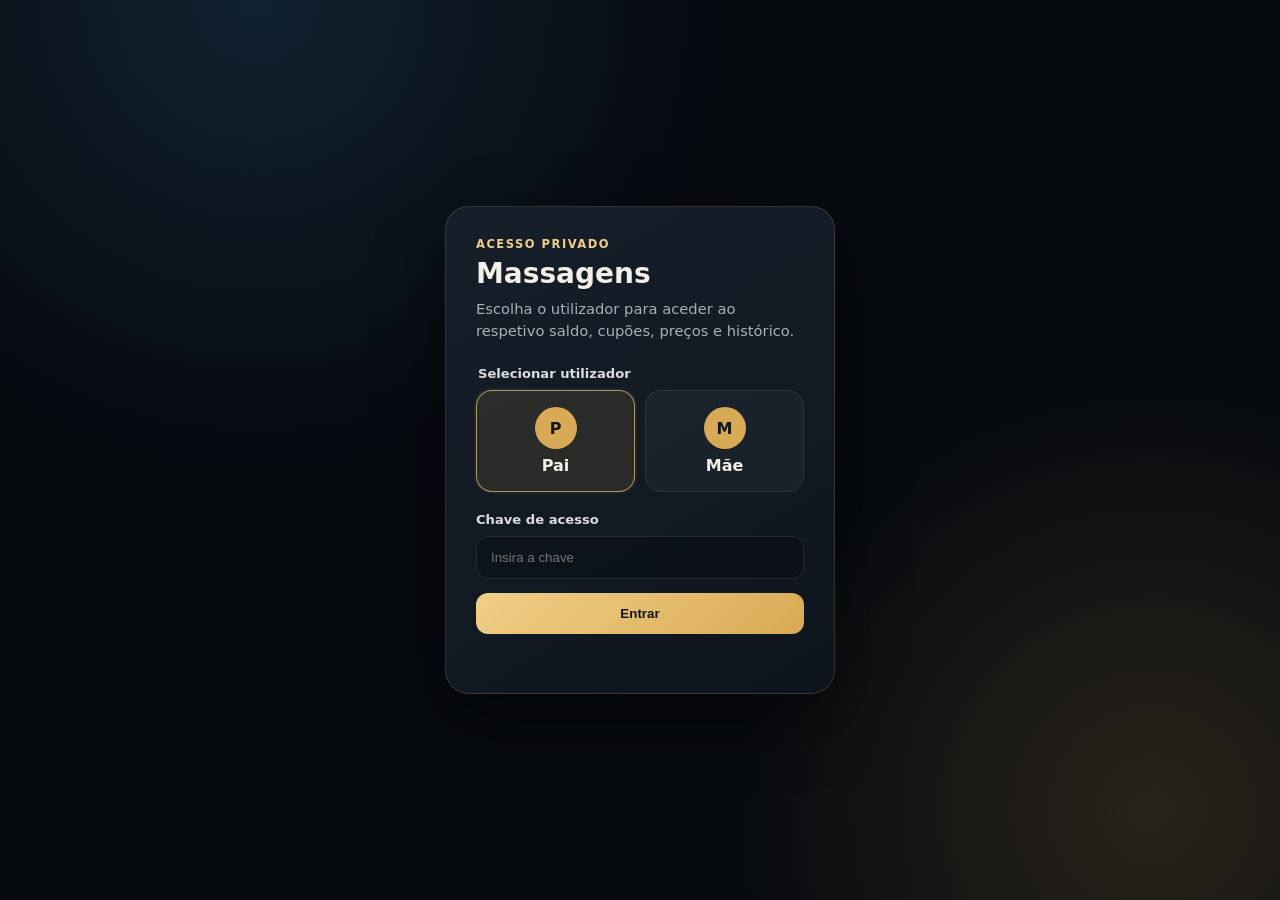
<file: 3.5/index.html>
<!doctype html>
<html lang="pt-PT">
<head>
<script>
  const VALID_KEY = "01123456";
  const ACTIVE_USER_KEY = "massageCreditsUser_v1";
  const activeUser = localStorage.getItem(ACTIVE_USER_KEY);
  if (localStorage.getItem("authKey") !== VALID_KEY || !["pai", "mae"].includes(activeUser)) {
    window.location.href = "login.html";
  }
</script>

  <meta charset="utf-8">
  <meta name="viewport" content="width=device-width, initial-scale=1, maximum-scale=1, user-scalable=no, viewport-fit=cover">
  <meta name="theme-color" content="#0b1118">
  <meta name="color-scheme" content="dark">
  <meta name="description" content="Aplicação privada para gerir créditos, cupões e sessões de massagem.">
  <meta name="mobile-web-app-capable" content="yes">
  <meta name="apple-mobile-web-app-capable" content="yes">
  <meta name="apple-mobile-web-app-status-bar-style" content="black-translucent">
  <meta name="apple-mobile-web-app-title" content="Massagens">
  <meta http-equiv="Content-Security-Policy" content="default-src 'self'; img-src 'self' data:; style-src 'self' 'unsafe-inline'; script-src 'self' https://www.gstatic.com https://apis.google.com; connect-src 'self' https://identitytoolkit.googleapis.com https://securetoken.googleapis.com https://www.googleapis.com https://*.googleapis.com https://*.firebaseio.com wss://*.firebaseio.com https://*.firebasedatabase.app wss://*.firebasedatabase.app; frame-src 'self' https://massage-credits.firebaseapp.com; manifest-src 'self'; worker-src 'self';">
  <title>Massagens</title>
  <link rel="manifest" href="manifest.json">
  <link rel="icon" href="icon.png" type="image/png">
  <link rel="apple-touch-icon" sizes="180x180" href="icons/apple-touch-icon.png?v=3.5.0">
  <link rel="stylesheet" href="style.css?v=3.5.0">
</head>
<body>
  <div class="orientation-lock" aria-live="polite"><div><strong>Utiliza a app na vertical</strong><span>Roda o iPhone para continuar.</span></div></div>
  <div class="ambient ambient-one" aria-hidden="true"></div>
  <div class="ambient ambient-two" aria-hidden="true"></div>

  <div class="app-shell">
    <header class="topbar">
      <button class="brand-button" type="button" data-nav="home" aria-label="Ir para o início">
        <img src="icon.png" alt="" width="42" height="42">
        <span>
          <strong>Massagens</strong>
        </span>
      </button>
      <div class="topbar-actions">
        <button class="profile-switch-button" id="profileSwitchButton" type="button" aria-label="Trocar de utilizador" title="Trocar de utilizador">
          <span id="activeUserName">—</span>
          <small>Trocar</small>
        </button>
        <span class="status-dot" id="connectionStatus" title="Estado da ligação" aria-label="Estado da ligação"></span>
        <button class="icon-button hidden" id="installButton" type="button" aria-label="Instalar aplicação" title="Instalar aplicação">
          <svg viewBox="0 0 24 24" aria-hidden="true"><path d="M12 3v11m0 0 4-4m-4 4-4-4M5 15v4h14v-4"/></svg>
        </button>
      </div>
    </header>

    <main class="content" id="mainContent">
      <section class="view active" id="view-home" data-view="home" aria-labelledby="homeTitle">
        <div class="hero-card">
          <div class="hero-topline">
            <span class="eyebrow">Saldo disponível</span>
            <span class="level-badge" id="levelBadge">Bronze</span>
          </div>
          <div class="balance-row">
            <div class="balance-main">
              <span class="balance-number" id="balanceValue">0</span>
              <span class="balance-unit">créditos</span>
            </div>
            <div class="balance-ring" id="balanceRing" aria-hidden="true">
              <span id="availableMinutesRing">0m</span>
            </div>
          </div>
          <p class="hero-caption" id="levelCaption">Um espaço privado para cuidar do teu tempo.</p>
        </div>

        <section class="today-card" aria-labelledby="homeTitle">
          <div class="section-heading compact">
            <div>
              <span class="eyebrow">Esta semana</span>
              <h1 id="homeTitle">Cupão da semana</h1>
            </div>
            <span class="date-chip" id="todayDate"></span>
          </div>
          <p class="today-message" id="todayMessage">Uma sugestão especial para aproveitar esta semana.</p>
          <div class="today-grid">
            <div>
              <span>Cupão selecionado</span>
              <strong id="recommendedCoupon">A calcular…</strong>
            </div>
            <div>
              <span>Última massagem</span>
              <strong id="lastMassage">Sem registo</strong>
            </div>
          </div>
          <button class="primary-button full" type="button" data-nav="minute">
            <svg viewBox="0 0 24 24" aria-hidden="true"><path d="M12 7v5l3 2M12 3a9 9 0 1 0 9 9 9 9 0 0 0-9-9Z"/></svg>
            Iniciar massagem ao minuto
          </button>
        </section>

        <div class="metric-grid">
          <article class="metric-card">
            <span class="metric-icon">◷</span>
            <span>Minutos disponíveis</span>
            <strong id="minutesAvailable">0</strong>
          </article>
          <article class="metric-card">
            <span class="metric-icon">◇</span>
            <span>Cupões ativos</span>
            <strong id="activeCouponsCount">0</strong>
          </article>
          <article class="metric-card">
            <span class="metric-icon">↗</span>
            <span>Minutos acumulados</span>
            <strong id="totalMinutesUsed">0</strong>
          </article>
        </div>

        <section class="panel-card">
          <div class="section-heading">
            <div>
              <span class="eyebrow">Acesso rápido</span>
              <h2>Escolhe o próximo passo</h2>
            </div>
          </div>
          <div class="quick-grid">
            <button class="quick-button" type="button" data-nav="coupons">
              <span class="quick-icon">⌁</span>
              <strong>Loja de Cupões</strong>
              <small>Trocar créditos</small>
            </button>
            <button class="quick-button" type="button" data-nav="history">
              <span class="quick-icon">≡</span>
              <strong>Histórico</strong>
              <small>Ver movimentos</small>
            </button>
          </div>
        </section>

        <section class="panel-card">
          <div class="section-heading">
            <div>
              <span class="eyebrow">Última atividade</span>
              <h2>Movimentos recentes</h2>
            </div>
            <button class="text-button" type="button" data-nav="history">Ver tudo</button>
          </div>
          <div class="activity-list" id="recentActivity"></div>
        </section>
      </section>

      <section class="view" id="view-coupons" data-view="coupons" aria-labelledby="couponsTitle">
        <div class="page-heading">
          <span class="eyebrow">Créditos por experiências</span>
          <h1 id="couponsTitle">Loja de Cupões</h1>
          <p>Escolhe uma experiência e guarda-a para o momento certo.</p>
        </div>

        <div class="segmented-control" role="tablist" aria-label="Secções de cupões">
          <button class="active" type="button" role="tab" data-coupon-tab="store">Loja</button>
          <button type="button" role="tab" data-coupon-tab="mine">Os meus cupões <span id="couponTabCount">0</span></button>
        </div>

        <div id="couponStorePanel" class="coupon-panel active">
          <div class="coupon-grid" id="couponStore"></div>
        </div>
        <div id="myCouponsPanel" class="coupon-panel">
          <div class="coupon-grid" id="myCoupons"></div>
        </div>
      </section>

      <section class="view" id="view-minute" data-view="minute" aria-labelledby="minuteTitle">
        <div class="page-heading centered">
          <span class="eyebrow">Sessão flexível</span>
          <h1 id="minuteTitle">Massagem ao Minuto</h1>
          <p>Controla o tempo, pausa quando precisares e termina com um resumo claro.</p>
        </div>

        <article class="timer-card" id="timerCard">
          <div class="timer-status-row">
            <span class="timer-status" id="timerStatus">Pronto</span>
            <span class="price-pill"><strong id="minutePriceDisplay">1</strong> crédito/min</span>
          </div>
          <div class="timer-display" id="timerDisplay" aria-live="polite">00:00</div>
          <div class="timer-progress"><span id="timerProgress"></span></div>
          <div class="timer-details">
            <div><span>Créditos usados</span><strong id="sessionCredits">0</strong></div>
            <div><span>Saldo restante</span><strong id="sessionBalance">0</strong></div>
          </div>

          <button class="primary-button full large" id="startSessionButton" type="button">Iniciar massagem ao minuto</button>
          <div class="timer-controls hidden" id="timerControls">
            <button class="secondary-button" id="pauseSessionButton" type="button">Pausar</button>
            <button class="danger-button" id="endSessionButton" type="button">Terminar</button>
          </div>
        </article>

        <section class="info-card">
          <span class="info-icon">i</span>
          <div>
            <strong>Como funciona</strong>
            <p>É cobrado o preço definido por cada minuto iniciado. A sessão termina automaticamente quando já não existir saldo para iniciar o minuto seguinte.</p>
          </div>
        </section>

        <section class="panel-card hidden" id="lastSessionCard">
          <div class="section-heading">
            <div>
              <span class="eyebrow">Último resumo</span>
              <h2>Sessão concluída</h2>
            </div>
          </div>
          <div class="summary-grid">
            <div><span>Tempo total</span><strong id="summaryTime">—</strong></div>
            <div><span>Créditos</span><strong id="summaryCredits">—</strong></div>
            <div><span>Saldo</span><strong id="summaryBalance">—</strong></div>
          </div>
        </section>
      </section>

      <section class="view" id="view-history" data-view="history" aria-labelledby="historyTitle">
        <div class="page-heading">
          <span class="eyebrow">Registo</span>
          <h1 id="historyTitle">Histórico</h1>
        </div>
        <div class="history-summary" id="historySummary"></div>
        <div class="filter-row" id="historyFilters">
          <button class="filter-chip active" type="button" data-history-filter="all">Tudo</button>
          <button class="filter-chip" type="button" data-history-filter="credits">Créditos</button>
          <button class="filter-chip" type="button" data-history-filter="coupons">Cupões</button>
          <button class="filter-chip" type="button" data-history-filter="massage">Massagens</button>
        </div>
        <div class="activity-list history-list" id="historyList"></div>
      </section>

      <section class="view" id="view-admin" data-view="admin" aria-labelledby="adminTitle">
        <div class="page-heading admin-heading">
          <div>
            <span class="eyebrow">Acesso protegido</span>
            <h1 id="adminTitle">Painel Admin</h1>
            <p>Gestão sincronizada de créditos, cupões, regras e estatísticas.</p>
          </div>
          <button class="secondary-button small" id="lockAdminButton" type="button">Bloquear</button>
        </div>

        <section class="admin-user-selector" aria-labelledby="adminUserSelectorTitle">
          <div>
            <span class="eyebrow">Perfil em gestão</span>
            <h2 id="adminUserSelectorTitle">Escolher utilizador</h2>
            <p id="adminUserHint">Selecione o perfil cujos dados pretende alterar.</p>
          </div>
          <label for="adminUserSelect">Utilizador
            <select id="adminUserSelect">
              <option value="pai">Pai</option>
              <option value="mae">Mãe</option>
            </select>
          </label>
        </section>

        <div class="admin-summary-grid" id="adminSummary"></div>

        <section class="admin-card">
          <div class="section-heading">
            <div><span class="eyebrow">Saldo</span><h2>Gerir créditos</h2></div>
          </div>
          <form class="stack-form" id="creditsForm">
            <div class="field-row">
              <label>Operação
                <select id="creditOperation">
                  <option value="add">Adicionar</option>
                  <option value="remove">Remover</option>
                </select>
              </label>
              <label>Quantidade
                <input id="creditAmount" type="number" min="1" step="1" inputmode="numeric" placeholder="20" required>
              </label>
            </div>
            <label>Razão ou descrição
              <input id="creditReason" type="text" maxlength="80" placeholder="Ex.: Bónus especial" required>
            </label>
            <button class="primary-button" type="submit">Aplicar movimento</button>
          </form>
          <div class="inline-actions">
            <button class="secondary-button" id="resetBalanceButton" type="button">Repor saldo</button>
          </div>
        </section>

        <section class="admin-card">
          <div class="section-heading">
            <div><span class="eyebrow">Tarifário</span><h2>Preço por minuto</h2></div>
          </div>
          <form class="inline-form" id="minutePriceForm">
            <label>Créditos por minuto
              <input id="minutePriceInput" type="number" min="1" max="100" step="1" inputmode="numeric" required>
            </label>
            <button class="primary-button" type="submit">Guardar</button>
          </form>
        </section>

        <section class="admin-card">
          <div class="section-heading">
            <div><span class="eyebrow">Catálogo</span><h2>Gerir cupões</h2></div>
            <button class="primary-button small" id="addCouponButton" type="button">Novo cupão</button>
          </div>
          <div class="admin-coupon-list" id="adminCouponList"></div>
        </section>

        <section class="admin-card">
          <div class="section-heading">
            <div><span class="eyebrow">Nível especial</span><h2 id="adminVipTitle">VIP</h2></div>
          </div>
          <div class="toggle-row">
            <div>
              <strong>Desbloqueio manual</strong>
              <p>O nível também é desbloqueado automaticamente com 15 utilizações ou 180 minutos acumulados.</p>
            </div>
            <label class="switch">
              <input id="vipToggle" type="checkbox">
              <span></span>
            </label>
          </div>
        </section>

        <section class="admin-card">
          <div class="section-heading">
            <div><span class="eyebrow">Segurança local</span><h2>Alterar PIN</h2></div>
          </div>
          <form class="stack-form" id="pinForm">
            <div class="field-row">
              <label>PIN atual
                <input id="currentPin" type="password" inputmode="numeric" minlength="4" maxlength="8" required>
              </label>
              <label>Novo PIN
                <input id="newPin" type="password" inputmode="numeric" pattern="[0-9]{4,8}" minlength="4" maxlength="8" required>
              </label>
            </div>
            <label>Confirmar novo PIN
              <input id="confirmPin" type="password" inputmode="numeric" pattern="[0-9]{4,8}" minlength="4" maxlength="8" required>
            </label>
            <button class="primary-button" type="submit">Alterar PIN</button>
          </form>
        </section>

        <section class="admin-card danger-zone">
          <div class="section-heading">
            <div><span class="eyebrow">Manutenção</span><h2>Dados sincronizados</h2></div>
          </div>
          <p>Estas ações afetam os dados sincronizados em todos os dispositivos.</p>
          <div class="inline-actions">
            <button class="danger-button" id="clearHistoryButton" type="button">Limpar histórico</button>
            <button class="secondary-button" id="clearLocalCacheButton" type="button">Limpar cache local</button>
          </div>
          <p class="admin-note">A limpeza de cache remove apenas dados locais deste dispositivo e não apaga os dados guardados no Firebase.</p>
        </section>

        <section class="admin-card sync-diagnostics">
          <div class="section-heading">
            <div><span class="eyebrow">Diagnóstico</span><h2>Ligação ao Firebase</h2></div>
            <button class="secondary-button small" id="retryFirebaseButton" type="button">Testar novamente</button>
          </div>
          <div class="diagnostic-list">
            <div><span>Estado</span><strong id="firebaseStatusText" data-status="connecting">A iniciar</strong></div>
            <div><span>Última sincronização</span><strong id="firebaseLastSyncText">Ainda não sincronizou</strong></div>
            <div><span>Dispositivo</span><strong id="firebaseDeviceText">—</strong></div>
          </div>
          <p class="firebase-error" id="firebaseErrorText">Nenhum erro detetado.</p>
        </section>

        <p class="app-version" id="appVersion">Versão 3.5.0</p>
      </section>
    </main>

    <nav class="bottom-nav" aria-label="Navegação principal">
      <button class="active" type="button" data-nav="home" aria-label="Início">
        <svg viewBox="0 0 24 24" aria-hidden="true"><path d="m4 10 8-7 8 7v10h-6v-6h-4v6H4Z"/></svg>
        <span>Início</span>
      </button>
      <button type="button" data-nav="coupons" aria-label="Cupões">
        <svg viewBox="0 0 24 24" aria-hidden="true"><path d="M4 6h16v4a2 2 0 0 0 0 4v4H4v-4a2 2 0 0 0 0-4Z"/><path d="M9 8v8"/></svg>
        <span>Cupões</span>
      </button>
      <button class="nav-primary" type="button" data-nav="minute" aria-label="Massagem ao minuto">
        <svg viewBox="0 0 24 24" aria-hidden="true"><path d="M12 7v5l3 2M12 3a9 9 0 1 0 9 9 9 9 0 0 0-9-9Z"/></svg>
        <span>Minuto</span>
      </button>
      <button type="button" data-nav="history" aria-label="Histórico">
        <svg viewBox="0 0 24 24" aria-hidden="true"><path d="M5 5h14M5 12h14M5 19h14"/></svg>
        <span>Histórico</span>
      </button>
      <button type="button" data-nav="admin" aria-label="Admin">
        <svg viewBox="0 0 24 24" aria-hidden="true"><path d="M12 3 5 6v5c0 4.6 2.8 8.3 7 10 4.2-1.7 7-5.4 7-10V6Z"/><path d="M9 12h6M12 9v6"/></svg>
        <span>Admin</span>
      </button>
    </nav>
  </div>

  <dialog class="modal" id="pinModal">
    <form method="dialog" class="modal-card" id="pinUnlockForm">
      <button class="modal-close" type="button" data-close-dialog aria-label="Fechar">×</button>
      <span class="modal-icon">◆</span>
      <span class="eyebrow">Área reservada</span>
      <h2>Introduzir PIN</h2>
      <p>Usa o PIN de administração para continuar.</p>
      <label>PIN
        <input id="pinUnlockInput" type="password" inputmode="numeric" minlength="4" maxlength="8" autocomplete="off" required>
      </label>
      <p class="form-error" id="pinError" role="alert"></p>
      <button class="primary-button full" value="default" type="submit">Desbloquear</button>
    </form>
  </dialog>

  <dialog class="modal" id="sessionPinModal">
    <form method="dialog" class="modal-card" id="sessionPinForm">
      <button class="modal-close" type="button" data-close-dialog aria-label="Fechar">×</button>
      <span class="modal-icon">◆</span>
      <span class="eyebrow">Autorização necessária</span>
      <h2>PIN do administrador</h2>
      <p>Apenas o administrador pode iniciar a massagem ao minuto.</p>
      <label>PIN
        <input id="sessionPinInput" type="password" inputmode="numeric" minlength="4" maxlength="8" autocomplete="off" required>
      </label>
      <p class="form-error" id="sessionPinError" role="alert"></p>
      <button class="primary-button full" value="default" type="submit">Autorizar e iniciar</button>
    </form>
  </dialog>

  <dialog class="modal" id="couponModal">
    <form method="dialog" class="modal-card" id="couponEditorForm">
      <button class="modal-close" type="button" data-close-dialog aria-label="Fechar">×</button>
      <span class="eyebrow">Catálogo</span>
      <h2 id="couponModalTitle">Novo cupão</h2>
      <input id="couponEditId" type="hidden">
      <label>Nome
        <input id="couponNameInput" type="text" maxlength="60" required>
      </label>
      <label>Descrição
        <textarea id="couponDescriptionInput" maxlength="180" rows="3" required></textarea>
      </label>
      <div class="field-row">
        <label>Preço
          <input id="couponPriceInput" type="number" min="1" max="9999" step="1" required>
        </label>
        <label>Duração estimada
          <input id="couponDurationInput" type="number" min="0" max="600" step="1" required>
        </label>
      </div>
      <label class="checkbox-row"><input id="couponActiveInput" type="checkbox" checked> Disponível na loja</label>
      <button class="primary-button full" value="default" type="submit">Guardar cupão</button>
    </form>
  </dialog>

  <dialog class="modal" id="confirmModal">
    <form method="dialog" class="modal-card compact-modal">
      <span class="modal-icon" id="confirmIcon">◇</span>
      <h2 id="confirmTitle">Confirmar</h2>
      <p id="confirmMessage"></p>
      <div class="modal-actions">
        <button class="secondary-button" value="cancel">Cancelar</button>
        <button class="primary-button" id="confirmAcceptButton" value="default">Confirmar</button>
      </div>
    </form>
  </dialog>

  <div class="toast" id="toast" role="status" aria-live="polite"></div>

  <noscript>Esta aplicação necessita de JavaScript ativado.</noscript>
  <script type="module" src="app.js?v=3.5.0"></script>
</body>
</html>
</file>
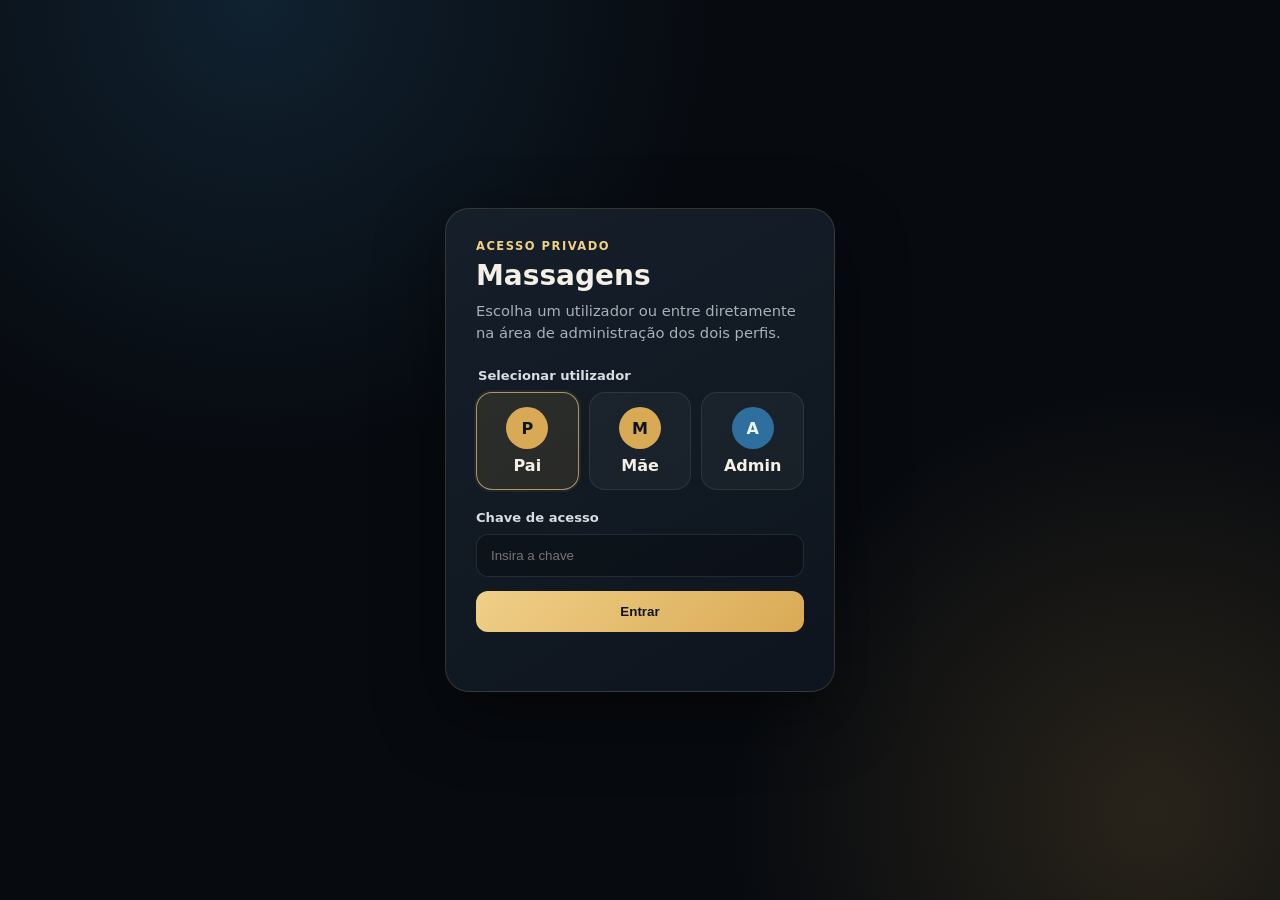
<file: login.html>
<!DOCTYPE html>
<html lang="pt-PT">
<head>
  <meta charset="UTF-8">
  <meta name="viewport" content="width=device-width, initial-scale=1">
  <title>Massagens — Acesso</title>
  <style>
    :root { color-scheme:dark; font-family:Inter,ui-sans-serif,system-ui,-apple-system,BlinkMacSystemFont,"Segoe UI",sans-serif; }
    * { box-sizing:border-box; }
    body { display:flex; justify-content:center; align-items:center; min-height:100vh; margin:0; padding:20px; color:#f5f0e7; background:radial-gradient(circle at 20% 0,rgba(47,111,157,.23),transparent 34%),radial-gradient(circle at 90% 90%,rgba(217,170,85,.16),transparent 30%),#070a0f; }
    .box { width:min(100%,390px); padding:30px; border:1px solid rgba(240,207,136,.16); border-radius:24px; background:linear-gradient(150deg,rgba(22,32,43,.97),rgba(14,21,30,.98)); box-shadow:0 24px 70px rgba(0,0,0,.45); }
    .eyebrow { display:block; margin-bottom:6px; color:#f0cf88; font-size:.72rem; font-weight:750; letter-spacing:.13em; text-transform:uppercase; }
    h1 { margin:0; font-size:1.75rem; }
    .intro { margin:8px 0 24px; color:#a9b0b8; font-size:.92rem; line-height:1.5; }
    fieldset { min-width:0; margin:0 0 20px; padding:0; border:0; }
    legend,.field-label { display:block; margin-bottom:9px; color:#d9dde2; font-size:.82rem; font-weight:700; }
    .user-grid { display:grid; grid-template-columns:repeat(3,1fr); gap:10px; }
    .user-option { position:relative; cursor:pointer; }
    .user-option input { position:absolute; opacity:0; pointer-events:none; }
    .user-card { display:grid; justify-items:center; gap:7px; min-height:88px; padding:14px 8px; border:1px solid rgba(255,255,255,.09); border-radius:16px; background:rgba(255,255,255,.035); transition:.18s ease; }
    .user-avatar { display:grid; place-items:center; width:42px; height:42px; border-radius:50%; color:#10151c; background:#d9aa55; font-size:1rem; font-weight:850; }
    .user-option input:checked + .user-card { border-color:rgba(240,207,136,.65); background:rgba(217,170,85,.12); box-shadow:0 0 0 2px rgba(217,170,85,.08); }
    .user-option input[value="admin"] + .user-card .user-avatar { color:#eaf7f5; background:#2f6f9d; }
    .user-option input:focus-visible + .user-card { outline:2px solid #f0cf88; outline-offset:3px; }
    #key { width:100%; padding:13px 14px; border:1px solid rgba(255,255,255,.1); border-radius:12px; color:#fff; background:rgba(0,0,0,.24); }
    #key:focus { outline:2px solid #f0cf88; outline-offset:2px; }
    button { width:100%; margin-top:14px; padding:13px; border:0; border-radius:12px; color:#10151c; background:linear-gradient(135deg,#f0cf88,#d9aa55); font-weight:800; cursor:pointer; }
    #msg { min-height:1.25em; margin:12px 0 0; color:#ff9b9b; font-size:.84rem; text-align:center; }
  </style>
</head>
<body>
  <main class="box">
    <span class="eyebrow">Acesso privado</span>
    <h1>Massagens</h1>
    <p class="intro">Escolha um utilizador ou entre diretamente na área de administração dos dois perfis.</p>
    <form id="loginForm">
      <fieldset>
        <legend>Selecionar utilizador</legend>
        <div class="user-grid">
          <label class="user-option">
            <input type="radio" name="user" value="pai" checked>
            <span class="user-card"><span class="user-avatar">P</span><strong>Pai</strong></span>
          </label>
          <label class="user-option">
            <input type="radio" name="user" value="mae">
            <span class="user-card"><span class="user-avatar">M</span><strong>Mãe</strong></span>
          </label>
          <label class="user-option">
            <input type="radio" name="user" value="admin">
            <span class="user-card"><span class="user-avatar">A</span><strong>Admin</strong></span>
          </label>
        </div>
      </fieldset>
      <label class="field-label" for="key">Chave de acesso</label>
      <input id="key" type="password" placeholder="Insira a chave" autocomplete="current-password" required>
      <button id="loginButton" type="submit">Entrar</button>
      <p id="msg" role="alert"></p>
    </form>
  </main>
  <script>
    const VALID_KEY = '01123456';
    const ACTIVE_USER_KEY = 'massageCreditsUser_v1';

    function login() {
      const k = document.getElementById('key').value;
      const selectedUser = document.querySelector('input[name="user"]:checked')?.value;
      if (k === VALID_KEY) {
        localStorage.setItem('authKey', k);
        localStorage.setItem(ACTIVE_USER_KEY, selectedUser);
        window.location.href = 'index.html';
      } else {
        document.getElementById('msg').innerText = 'Chave inválida.';
      }
    }

    const previousUser = localStorage.getItem(ACTIVE_USER_KEY);
    const previousOption = ['pai', 'mae', 'admin'].includes(previousUser)
      ? document.querySelector(`input[name="user"][value="${previousUser}"]`)
      : null;
    if (previousOption) previousOption.checked = true;

    document.getElementById('loginForm').addEventListener('submit', (event) => {
      event.preventDefault();
      login();
    });
  </script>
</body>
</html>
</file>
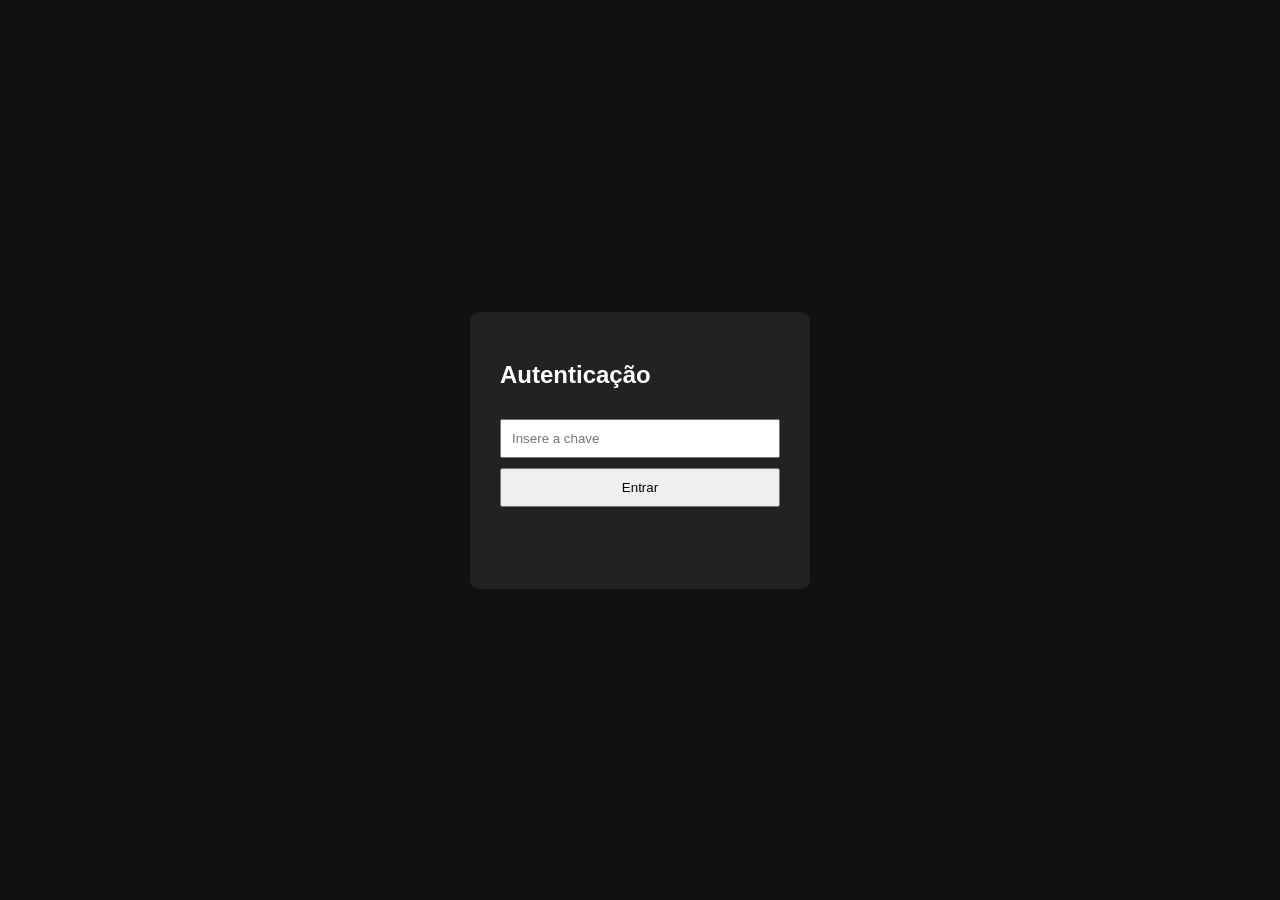
<file: 3.1.0/login.html>
<!DOCTYPE html>
<html lang="pt-PT">
<head>
  <meta charset="UTF-8">
  <meta name="viewport" content="width=device-width, initial-scale=1">
  <title>Acesso Restrito</title>
  <style>
    body { font-family: Arial, sans-serif; background:#111; color:#fff; display:flex; justify-content:center; align-items:center; min-height:100vh; margin:0; }
    .box { width:min(100% - 32px, 340px); background:#222; padding:30px; border-radius:10px; box-sizing:border-box; }
    input { width:100%; padding:10px; margin-top:10px; box-sizing:border-box; }
    button { margin-top:10px; padding:10px; width:100%; }
    #msg { min-height:1.2em; color:#ff9b9b; }
  </style>
</head>
<body>
  <div class="box">
    <h2>Autenticação</h2>
    <input id="key" type="password" placeholder="Insere a chave" autocomplete="current-password">
    <button id="loginButton" type="button">Entrar</button>
    <p id="msg"></p>
  </div>
  <script>
    const VALID_KEY = 'const';
    function login() {
      const k = document.getElementById('key').value;
      if (k === VALID_KEY) {
        localStorage.setItem('authKey', k);
        window.location.href = 'index.html';
      } else {
        document.getElementById('msg').innerText = 'Chave inválida.';
      }
    }
    document.getElementById('loginButton').addEventListener('click', login);
    document.getElementById('key').addEventListener('keydown', (event) => {
      if (event.key === 'Enter') login();
    });
  </script>
</body>
</html>
</file>
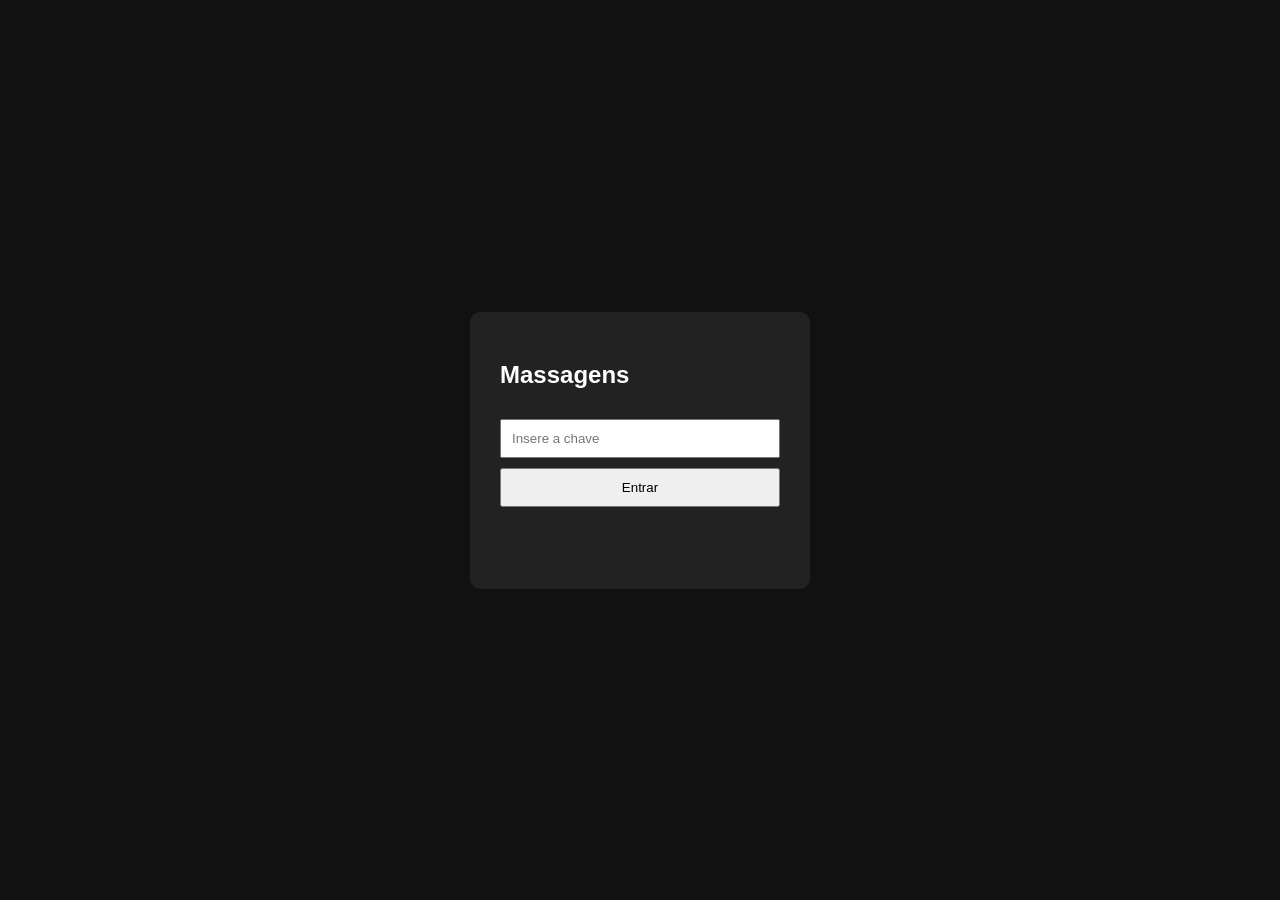
<file: 3.4/login.html>
<!DOCTYPE html>
<html lang="pt-PT">
<head>
  <meta charset="UTF-8">
  <meta name="viewport" content="width=device-width, initial-scale=1">
  <title>Massagens — Acesso</title>
  <style>
    body { font-family: Arial, sans-serif; background:#111; color:#fff; display:flex; justify-content:center; align-items:center; min-height:100vh; margin:0; }
    .box { width:min(100% - 32px, 340px); background:#222; padding:30px; border-radius:10px; box-sizing:border-box; }
    input { width:100%; padding:10px; margin-top:10px; box-sizing:border-box; }
    button { margin-top:10px; padding:10px; width:100%; }
    #msg { min-height:1.2em; color:#ff9b9b; }
  </style>
</head>
<body>
  <div class="box">
    <h2>Massagens</h2>
    <input id="key" type="password" placeholder="Insere a chave" autocomplete="current-password">
    <button id="loginButton" type="button">Entrar</button>
    <p id="msg"></p>
  </div>
  <script>
    const VALID_KEY = '01123456';
    function login() {
      const k = document.getElementById('key').value;
      if (k === VALID_KEY) {
        localStorage.setItem('authKey', k);
        window.location.href = 'index.html';
      } else {
        document.getElementById('msg').innerText = 'Chave inválida.';
      }
    }
    document.getElementById('loginButton').addEventListener('click', login);
    document.getElementById('key').addEventListener('keydown', (event) => {
      if (event.key === 'Enter') login();
    });
  </script>
</body>
</html>
</file>
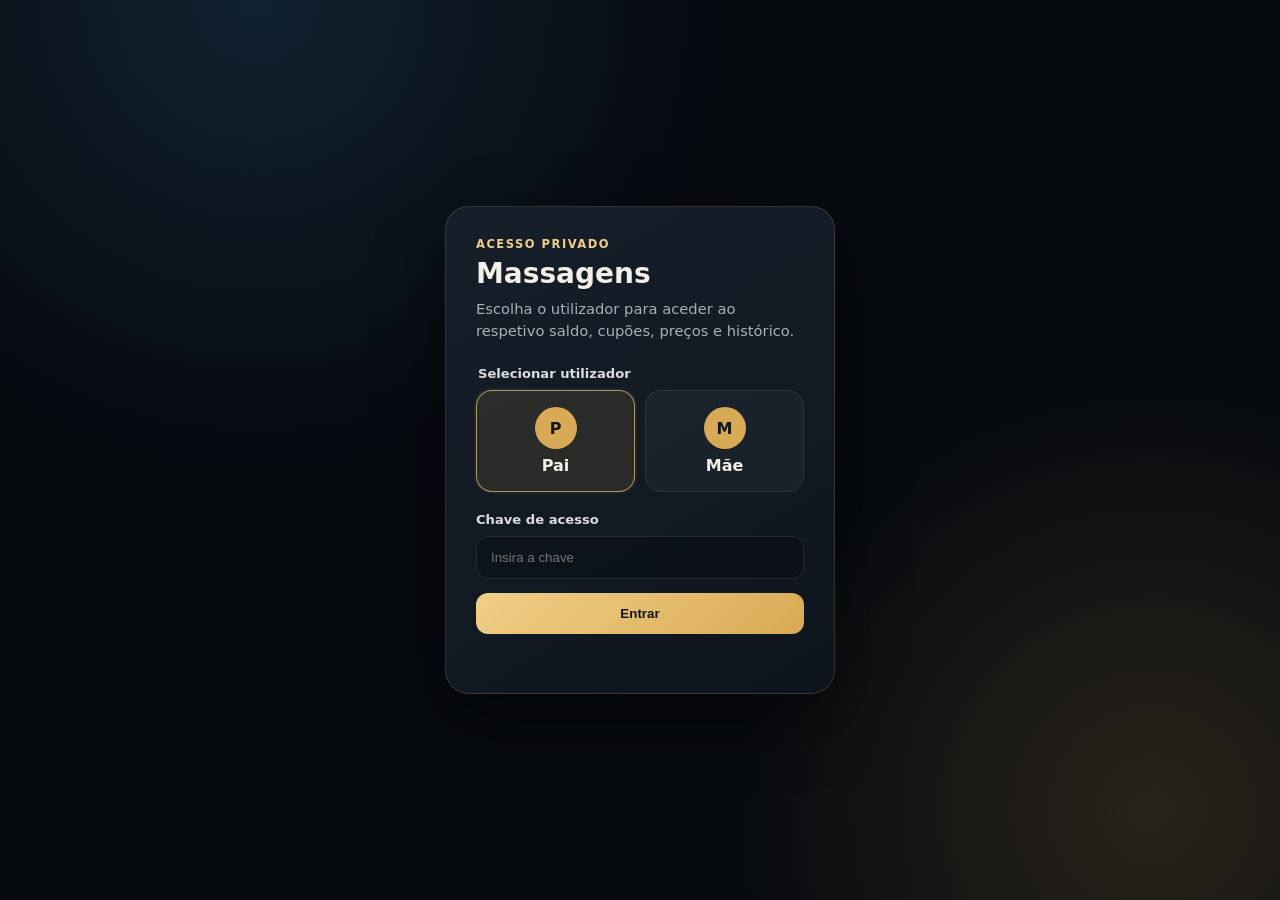
<file: 3.5/login.html>
<!DOCTYPE html>
<html lang="pt-PT">
<head>
  <meta charset="UTF-8">
  <meta name="viewport" content="width=device-width, initial-scale=1">
  <title>Massagens — Acesso</title>
  <style>
    :root { color-scheme:dark; font-family:Inter,ui-sans-serif,system-ui,-apple-system,BlinkMacSystemFont,"Segoe UI",sans-serif; }
    * { box-sizing:border-box; }
    body { display:flex; justify-content:center; align-items:center; min-height:100vh; margin:0; padding:20px; color:#f5f0e7; background:radial-gradient(circle at 20% 0,rgba(47,111,157,.23),transparent 34%),radial-gradient(circle at 90% 90%,rgba(217,170,85,.16),transparent 30%),#070a0f; }
    .box { width:min(100%,390px); padding:30px; border:1px solid rgba(240,207,136,.16); border-radius:24px; background:linear-gradient(150deg,rgba(22,32,43,.97),rgba(14,21,30,.98)); box-shadow:0 24px 70px rgba(0,0,0,.45); }
    .eyebrow { display:block; margin-bottom:6px; color:#f0cf88; font-size:.72rem; font-weight:750; letter-spacing:.13em; text-transform:uppercase; }
    h1 { margin:0; font-size:1.75rem; }
    .intro { margin:8px 0 24px; color:#a9b0b8; font-size:.92rem; line-height:1.5; }
    fieldset { min-width:0; margin:0 0 20px; padding:0; border:0; }
    legend,.field-label { display:block; margin-bottom:9px; color:#d9dde2; font-size:.82rem; font-weight:700; }
    .user-grid { display:grid; grid-template-columns:1fr 1fr; gap:10px; }
    .user-option { position:relative; cursor:pointer; }
    .user-option input { position:absolute; opacity:0; pointer-events:none; }
    .user-card { display:grid; justify-items:center; gap:7px; padding:16px 12px; border:1px solid rgba(255,255,255,.09); border-radius:16px; background:rgba(255,255,255,.035); transition:.18s ease; }
    .user-avatar { display:grid; place-items:center; width:42px; height:42px; border-radius:50%; color:#10151c; background:#d9aa55; font-size:1rem; font-weight:850; }
    .user-option input:checked + .user-card { border-color:rgba(240,207,136,.65); background:rgba(217,170,85,.12); box-shadow:0 0 0 2px rgba(217,170,85,.08); }
    .user-option input:focus-visible + .user-card { outline:2px solid #f0cf88; outline-offset:3px; }
    #key { width:100%; padding:13px 14px; border:1px solid rgba(255,255,255,.1); border-radius:12px; color:#fff; background:rgba(0,0,0,.24); }
    #key:focus { outline:2px solid #f0cf88; outline-offset:2px; }
    button { width:100%; margin-top:14px; padding:13px; border:0; border-radius:12px; color:#10151c; background:linear-gradient(135deg,#f0cf88,#d9aa55); font-weight:800; cursor:pointer; }
    #msg { min-height:1.25em; margin:12px 0 0; color:#ff9b9b; font-size:.84rem; text-align:center; }
  </style>
</head>
<body>
  <main class="box">
    <span class="eyebrow">Acesso privado</span>
    <h1>Massagens</h1>
    <p class="intro">Escolha o utilizador para aceder ao respetivo saldo, cupões, preços e histórico.</p>
    <form id="loginForm">
      <fieldset>
        <legend>Selecionar utilizador</legend>
        <div class="user-grid">
          <label class="user-option">
            <input type="radio" name="user" value="pai" checked>
            <span class="user-card"><span class="user-avatar">P</span><strong>Pai</strong></span>
          </label>
          <label class="user-option">
            <input type="radio" name="user" value="mae">
            <span class="user-card"><span class="user-avatar">M</span><strong>Mãe</strong></span>
          </label>
        </div>
      </fieldset>
      <label class="field-label" for="key">Chave de acesso</label>
      <input id="key" type="password" placeholder="Insira a chave" autocomplete="current-password" required>
      <button id="loginButton" type="submit">Entrar</button>
      <p id="msg" role="alert"></p>
    </form>
  </main>
  <script>
    const VALID_KEY = '01123456';
    const ACTIVE_USER_KEY = 'massageCreditsUser_v1';

    function login() {
      const k = document.getElementById('key').value;
      const selectedUser = document.querySelector('input[name="user"]:checked')?.value;
      if (k === VALID_KEY) {
        localStorage.setItem('authKey', k);
        localStorage.setItem(ACTIVE_USER_KEY, selectedUser);
        window.location.href = 'index.html';
      } else {
        document.getElementById('msg').innerText = 'Chave inválida.';
      }
    }

    const previousUser = localStorage.getItem(ACTIVE_USER_KEY);
    const previousOption = ['pai', 'mae'].includes(previousUser)
      ? document.querySelector(`input[name="user"][value="${previousUser}"]`)
      : null;
    if (previousOption) previousOption.checked = true;

    document.getElementById('loginForm').addEventListener('submit', (event) => {
      event.preventDefault();
      login();
    });
  </script>
</body>
</html>
</file>
<file: style.css>
:root {
  --bg: #070a0f;
  --bg-soft: #0b1118;
  --surface: #111923;
  --surface-2: #16202b;
  --surface-3: #1c2835;
  --text: #f5f0e7;
  --muted: #a9b0b8;
  --subtle: #6f7b87;
  --gold: #d9aa55;
  --gold-soft: #f0cf88;
  --aqua: #62c7bd;
  --blue: #2f6f9d;
  --danger: #d96868;
  --success: #6bc49a;
  --border: rgba(240, 207, 136, 0.14);
  --border-strong: rgba(240, 207, 136, 0.28);
  --shadow: 0 22px 55px rgba(0, 0, 0, 0.38);
  --radius-xl: 28px;
  --radius-lg: 22px;
  --radius-md: 16px;
  --radius-sm: 12px;
  --safe-bottom: env(safe-area-inset-bottom, 0px);
  font-family: Inter, ui-sans-serif, system-ui, -apple-system, BlinkMacSystemFont, "Segoe UI", sans-serif;
}

* {
  box-sizing: border-box;
  -webkit-tap-highlight-color: transparent;
}

html {
  min-height: 100%;
  background: var(--bg);
  scroll-behavior: smooth;
}

body {
  min-height: 100vh;
  margin: 0;
  color: var(--text);
  background:
    radial-gradient(circle at 10% -10%, rgba(47, 111, 157, 0.18), transparent 34%),
    radial-gradient(circle at 90% 10%, rgba(217, 170, 85, 0.12), transparent 28%),
    linear-gradient(180deg, #080c11 0%, #07090d 100%);
  overflow-x: hidden;
}

button,
input,
textarea,
select {
  font: inherit;
}

button {
  color: inherit;
}

button,
select {
  cursor: pointer;
}

button:focus-visible,
input:focus-visible,
textarea:focus-visible,
select:focus-visible {
  outline: 2px solid var(--gold-soft);
  outline-offset: 3px;
}

svg {
  fill: none;
  stroke: currentColor;
  stroke-width: 1.8;
  stroke-linecap: round;
  stroke-linejoin: round;
}

.hidden {
  display: none !important;
}

.ambient {
  position: fixed;
  pointer-events: none;
  filter: blur(90px);
  opacity: 0.22;
  z-index: 0;
}

.ambient-one {
  width: 280px;
  height: 280px;
  background: #215f78;
  top: 18%;
  left: -170px;
}

.ambient-two {
  width: 260px;
  height: 260px;
  background: #795d25;
  right: -170px;
  bottom: 12%;
}

.app-shell {
  position: relative;
  z-index: 1;
  width: min(100%, 760px);
  min-height: 100vh;
  margin: 0 auto;
  background: rgba(7, 10, 15, 0.76);
  border-inline: 1px solid rgba(255, 255, 255, 0.035);
}

.topbar {
  position: sticky;
  top: 0;
  z-index: 20;
  display: flex;
  align-items: center;
  justify-content: space-between;
  min-height: 72px;
  padding: max(12px, env(safe-area-inset-top)) 18px 10px;
  background: linear-gradient(180deg, rgba(8, 12, 17, 0.97), rgba(8, 12, 17, 0.86));
  backdrop-filter: blur(18px);
  border-bottom: 1px solid rgba(255, 255, 255, 0.055);
}

.brand-button {
  display: flex;
  align-items: center;
  gap: 11px;
  min-width: 0;
  padding: 0;
  border: 0;
  background: transparent;
  text-align: left;
}

.brand-button > img {
  display: block;
  flex: 0 0 auto;
  width: 42px;
  height: 42px;
  object-fit: cover;
  border: 1px solid var(--border-strong);
  border-radius: 13px;
  background: var(--surface-2);
  box-shadow: 0 8px 20px rgba(0, 0, 0, 0.35);
}

.brand-button span {
  display: grid;
  min-width: 0;
}

.brand-button strong {
  font-size: 0.96rem;
  letter-spacing: 0.01em;
  white-space: nowrap;
}

.brand-button small {
  color: var(--muted);
  font-size: 0.7rem;
  letter-spacing: 0.04em;
}

.topbar-actions {
  display: flex;
  align-items: center;
  gap: 10px;
}

.profile-label {
  display: inline-flex;
  align-items: center;
  justify-content: center;
  min-width: 58px;
  min-height: 34px;
  padding: 6px 11px;
  border: 1px solid var(--border);
  border-radius: 12px;
  background: rgba(255, 255, 255, 0.035);
  color: var(--text);
  font-size: 0.78rem;
  font-weight: 800;
}

.status-dot {
  width: 9px;
  height: 9px;
  border-radius: 50%;
  background: var(--success);
  box-shadow: 0 0 0 4px rgba(107, 196, 154, 0.09);
}

.status-dot.offline {
  background: var(--danger);
  box-shadow: 0 0 0 4px rgba(217, 104, 104, 0.09);
}

.icon-button {
  display: grid;
  place-items: center;
  width: 40px;
  height: 40px;
  border: 1px solid var(--border);
  border-radius: 13px;
  background: rgba(255, 255, 255, 0.035);
}

.icon-button svg {
  width: 20px;
  height: 20px;
}

.content {
  padding: 18px 16px calc(106px + var(--safe-bottom));
}

.view {
  display: none;
  animation: viewIn 0.28s ease both;
}

.view.active {
  display: block;
}

@keyframes viewIn {
  from { opacity: 0; transform: translateY(8px); }
  to { opacity: 1; transform: translateY(0); }
}

.hero-card,
.today-card,
.panel-card,
.timer-card,
.info-card,
.admin-card {
  border: 1px solid var(--border);
  box-shadow: var(--shadow);
}

.hero-card {
  position: relative;
  overflow: hidden;
  padding: 22px;
  border-radius: var(--radius-xl);
  background:
    linear-gradient(135deg, rgba(217, 170, 85, 0.13), transparent 45%),
    linear-gradient(145deg, #17202a, #0e151e 78%);
}

.hero-card::after {
  content: "";
  position: absolute;
  width: 180px;
  height: 180px;
  right: -70px;
  top: -80px;
  border-radius: 50%;
  border: 1px solid rgba(240, 207, 136, 0.16);
  box-shadow: 0 0 0 28px rgba(240, 207, 136, 0.025), 0 0 0 58px rgba(240, 207, 136, 0.018);
}

.hero-topline,
.balance-row,
.timer-status-row,
.section-heading,
.page-heading.admin-heading,
.toggle-row {
  display: flex;
  align-items: center;
  justify-content: space-between;
  gap: 16px;
}

.eyebrow {
  display: block;
  color: var(--gold-soft);
  font-size: 0.71rem;
  font-weight: 750;
  letter-spacing: 0.13em;
  text-transform: uppercase;
}

.date-chip,
.price-pill,
.timer-status {
  display: inline-flex;
  align-items: center;
  justify-content: center;
  min-height: 29px;
  padding: 5px 10px;
  border: 1px solid var(--border-strong);
  border-radius: 999px;
  background: rgba(217, 170, 85, 0.08);
  color: var(--gold-soft);
  font-size: 0.74rem;
  font-weight: 750;
  letter-spacing: 0.04em;
}

.balance-row {
  margin-top: 12px;
}

.balance-number {
  font-size: clamp(3.4rem, 16vw, 5.8rem);
  font-weight: 780;
  line-height: 0.95;
  letter-spacing: -0.055em;
}

.balance-main {
  display: flex;
  align-items: baseline;
  gap: 10px;
  min-width: 0;
}

.balance-unit {
  display: inline;
  margin: 0;
  color: var(--muted);
  font-size: 0.92rem;
  font-weight: 650;
  letter-spacing: 0.025em;
  white-space: nowrap;
}

.balance-ring {
  position: relative;
  display: grid;
  place-items: center;
  flex: 0 0 auto;
  width: 76px;
  height: 76px;
  border-radius: 50%;
  background: conic-gradient(var(--gold) var(--ring-progress, 20%), rgba(255, 255, 255, 0.075) 0);
}

.balance-ring::before {
  content: "";
  position: absolute;
  inset: 6px;
  border-radius: 50%;
  background: #121a23;
}

.balance-ring span {
  position: relative;
  z-index: 1;
  font-size: 0.86rem;
  font-weight: 800;
}

.hero-caption {
  position: relative;
  z-index: 1;
  max-width: 430px;
  margin: 18px 0 0;
  color: var(--muted);
  font-size: 0.9rem;
  line-height: 1.55;
}

.today-card,
.panel-card,
.admin-card {
  margin-top: 16px;
  padding: 19px;
  border-radius: var(--radius-lg);
  background: linear-gradient(150deg, rgba(22, 32, 43, 0.94), rgba(14, 21, 30, 0.97));
}

.section-heading {
  margin-bottom: 15px;
}

.section-heading.compact {
  margin-bottom: 8px;
}

.section-heading h1,
.section-heading h2,
.page-heading h1,
.modal-card h2 {
  margin: 4px 0 0;
  line-height: 1.15;
}

.section-heading h1 {
  font-size: 1.25rem;
}

.section-heading h2 {
  font-size: 1.08rem;
}

.date-chip {
  color: var(--aqua);
  border-color: rgba(98, 199, 189, 0.2);
  background: rgba(98, 199, 189, 0.07);
  white-space: nowrap;
}

.today-message {
  margin: 10px 0 16px;
  color: #e9e3d9;
  font-size: 1rem;
  font-weight: 620;
  line-height: 1.45;
}

.today-grid {
  display: grid;
  grid-template-columns: 1fr 1fr;
  gap: 10px;
  margin-bottom: 14px;
}

.today-grid > div,
.summary-grid > div,
.timer-details > div,
.admin-summary-grid > div,
.history-summary > div {
  padding: 13px;
  border: 1px solid rgba(255, 255, 255, 0.055);
  border-radius: var(--radius-md);
  background: rgba(255, 255, 255, 0.025);
}

.today-grid span,
.summary-grid span,
.timer-details span,
.admin-summary-grid span,
.history-summary span {
  display: block;
  color: var(--muted);
  font-size: 0.72rem;
  line-height: 1.35;
}

.today-grid strong,
.summary-grid strong,
.timer-details strong,
.admin-summary-grid strong,
.history-summary strong {
  display: block;
  margin-top: 5px;
  font-size: 0.94rem;
  line-height: 1.35;
}

.primary-button,
.secondary-button,
.danger-button,
.text-button,
.quick-button,
.filter-chip,
.segmented-control button {
  border: 0;
  transition: transform 0.16s ease, background 0.16s ease, border-color 0.16s ease, opacity 0.16s ease;
}

.primary-button:active,
.secondary-button:active,
.danger-button:active,
.quick-button:active {
  transform: translateY(1px) scale(0.995);
}

.primary-button,
.secondary-button,
.danger-button {
  min-height: 48px;
  padding: 12px 17px;
  border-radius: 15px;
  font-weight: 780;
}

.primary-button {
  color: #17120a;
  background: linear-gradient(135deg, var(--gold-soft), var(--gold));
  box-shadow: 0 12px 26px rgba(217, 170, 85, 0.16);
}

.primary-button:hover {
  filter: brightness(1.035);
}

.primary-button svg {
  width: 20px;
  height: 20px;
}

.secondary-button {
  color: var(--text);
  border: 1px solid rgba(255, 255, 255, 0.1);
  background: rgba(255, 255, 255, 0.055);
}

.danger-button {
  color: #ffd6d6;
  border: 1px solid rgba(217, 104, 104, 0.23);
  background: rgba(217, 104, 104, 0.12);
}

.primary-button.full {
  display: flex;
  align-items: center;
  justify-content: center;
  width: 100%;
  gap: 10px;
}

.primary-button.large {
  min-height: 58px;
  font-size: 1rem;
}

.primary-button.small,
.secondary-button.small {
  min-height: 38px;
  padding: 8px 12px;
  border-radius: 12px;
  font-size: 0.8rem;
}

button:disabled {
  cursor: not-allowed;
  opacity: 0.42;
  filter: saturate(0.4);
}

.metric-grid {
  display: grid;
  grid-template-columns: repeat(3, 1fr);
  gap: 10px;
  margin-top: 16px;
}

.metric-card {
  min-height: 125px;
  padding: 15px 12px;
  border: 1px solid rgba(255, 255, 255, 0.06);
  border-radius: var(--radius-md);
  background: linear-gradient(155deg, rgba(22, 32, 43, 0.86), rgba(12, 18, 25, 0.92));
  box-shadow: 0 14px 30px rgba(0, 0, 0, 0.22);
}

.metric-card .metric-icon {
  display: grid;
  place-items: center;
  width: 31px;
  height: 31px;
  margin-bottom: 14px;
  border-radius: 10px;
  color: var(--aqua);
  background: rgba(98, 199, 189, 0.08);
}

.metric-card > span:not(.metric-icon) {
  display: block;
  min-height: 31px;
  color: var(--muted);
  font-size: 0.69rem;
  line-height: 1.3;
}

.metric-card strong {
  display: block;
  margin-top: 6px;
  font-size: 1.5rem;
}

.quick-grid {
  display: grid;
  grid-template-columns: 1fr 1fr;
  gap: 10px;
}

.quick-button {
  min-height: 112px;
  padding: 15px;
  border: 1px solid rgba(255, 255, 255, 0.07);
  border-radius: var(--radius-md);
  background: rgba(255, 255, 255, 0.032);
  text-align: left;
}

.quick-button:hover {
  border-color: var(--border-strong);
  background: rgba(217, 170, 85, 0.055);
}

.quick-icon {
  display: block;
  margin-bottom: 16px;
  color: var(--gold-soft);
  font-size: 1.4rem;
}

.quick-button strong,
.quick-button small {
  display: block;
}

.quick-button strong {
  font-size: 0.92rem;
}

.quick-button small {
  margin-top: 4px;
  color: var(--muted);
  font-size: 0.73rem;
}

.text-button {
  padding: 6px 0;
  color: var(--gold-soft);
  background: transparent;
  font-size: 0.76rem;
  font-weight: 750;
}

.activity-list {
  display: grid;
  gap: 9px;
}

.activity-item {
  display: grid;
  grid-template-columns: 39px 1fr auto;
  align-items: center;
  gap: 11px;
  min-width: 0;
  padding: 12px;
  border: 1px solid rgba(255, 255, 255, 0.055);
  border-radius: 14px;
  background: rgba(255, 255, 255, 0.022);
}

.activity-icon {
  display: grid;
  place-items: center;
  width: 39px;
  height: 39px;
  border-radius: 12px;
  background: rgba(98, 199, 189, 0.075);
  color: var(--aqua);
  font-weight: 800;
}

.activity-item.negative .activity-icon {
  color: var(--gold-soft);
  background: rgba(217, 170, 85, 0.08);
}

.activity-item.admin .activity-icon {
  color: #b7a9e5;
  background: rgba(155, 133, 218, 0.09);
}

.activity-main {
  min-width: 0;
}

.activity-main strong {
  display: block;
  overflow: hidden;
  font-size: 0.82rem;
  line-height: 1.35;
  text-overflow: ellipsis;
}

.activity-main small {
  display: block;
  margin-top: 4px;
  color: var(--subtle);
  font-size: 0.68rem;
}

.activity-value {
  color: var(--success);
  font-size: 0.77rem;
  font-weight: 800;
  white-space: nowrap;
}

.activity-value.negative {
  color: var(--gold-soft);
}

.empty-state {
  padding: 26px 16px;
  border: 1px dashed rgba(255, 255, 255, 0.1);
  border-radius: var(--radius-md);
  color: var(--muted);
  text-align: center;
}

.empty-state strong {
  display: block;
  color: var(--text);
  margin-bottom: 5px;
}

.page-heading {
  margin: 4px 2px 18px;
}

.page-heading.centered {
  text-align: center;
}

.page-heading h1 {
  margin-top: 6px;
  font-size: clamp(1.8rem, 8vw, 2.5rem);
  letter-spacing: -0.035em;
}

.page-heading p {
  max-width: 560px;
  margin: 9px 0 0;
  color: var(--muted);
  font-size: 0.9rem;
  line-height: 1.55;
}

.page-heading.centered p {
  margin-inline: auto;
}

.segmented-control {
  display: grid;
  grid-template-columns: 1fr 1fr;
  gap: 5px;
  padding: 5px;
  border: 1px solid rgba(255, 255, 255, 0.065);
  border-radius: 16px;
  background: #0d141c;
  margin-bottom: 14px;
}

.segmented-control button {
  min-height: 43px;
  border-radius: 12px;
  color: var(--muted);
  background: transparent;
  font-weight: 750;
}

.segmented-control button.active {
  color: #191309;
  background: linear-gradient(135deg, var(--gold-soft), var(--gold));
}

.segmented-control span {
  display: inline-grid;
  place-items: center;
  min-width: 20px;
  height: 20px;
  margin-left: 4px;
  padding: 0 5px;
  border-radius: 999px;
  background: rgba(0, 0, 0, 0.18);
  font-size: 0.68rem;
}

.coupon-panel {
  display: none;
}

.coupon-panel.active {
  display: block;
  animation: viewIn 0.24s ease both;
}

.coupon-grid {
  display: grid;
  gap: 12px;
}

.coupon-card {
  position: relative;
  overflow: hidden;
  padding: 18px;
  border: 1px solid var(--border);
  border-radius: var(--radius-lg);
  background:
    radial-gradient(circle at 110% -10%, rgba(217, 170, 85, 0.12), transparent 34%),
    linear-gradient(145deg, #16202a, #0f161f);
  box-shadow: 0 18px 38px rgba(0, 0, 0, 0.27);
}

.coupon-card::before,
.coupon-card::after {
  content: "";
  position: absolute;
  top: 50%;
  width: 18px;
  height: 18px;
  border-radius: 50%;
  background: #080c11;
  transform: translateY(-50%);
}

.coupon-card::before { left: -10px; }
.coupon-card::after { right: -10px; }

.coupon-top {
  display: flex;
  align-items: flex-start;
  justify-content: space-between;
  gap: 14px;
}

.coupon-card h3 {
  margin: 0;
  font-size: 1rem;
  line-height: 1.25;
}

.coupon-card p {
  min-height: 42px;
  margin: 8px 0 14px;
  color: var(--muted);
  font-size: 0.8rem;
  line-height: 1.5;
}

.coupon-price {
  flex: 0 0 auto;
  color: var(--gold-soft);
  font-size: 1rem;
  font-weight: 850;
  white-space: nowrap;
}

.coupon-meta {
  display: flex;
  align-items: center;
  justify-content: space-between;
  gap: 12px;
  padding-top: 13px;
  border-top: 1px dashed rgba(255, 255, 255, 0.1);
}

.coupon-meta small {
  color: var(--subtle);
  font-size: 0.68rem;
}

.coupon-meta button {
  min-width: 112px;
}

.coupon-card.insufficient {
  opacity: 0.64;
}

.coupon-card.reward {
  border-color: rgba(98, 199, 189, 0.23);
  background:
    radial-gradient(circle at 110% -10%, rgba(98, 199, 189, 0.16), transparent 34%),
    linear-gradient(145deg, #14242a, #0e171d);
}

.timer-card {
  position: relative;
  overflow: hidden;
  padding: 22px;
  border-radius: var(--radius-xl);
  background:
    radial-gradient(circle at 50% 30%, rgba(47, 111, 157, 0.18), transparent 32%),
    linear-gradient(150deg, #16212c, #0c1219 80%);
}

.timer-card.active-session {
  border-color: rgba(98, 199, 189, 0.3);
}

.timer-card.coupon-session {
  background:
    radial-gradient(circle at 50% 30%, rgba(217, 170, 85, 0.2), transparent 34%),
    linear-gradient(150deg, #20231f, #0c1219 80%);
}

.timer-status {
  color: var(--aqua);
  border-color: rgba(98, 199, 189, 0.2);
  background: rgba(98, 199, 189, 0.07);
}

.timer-status.paused {
  color: var(--gold-soft);
  border-color: var(--border-strong);
  background: rgba(217, 170, 85, 0.08);
}

.price-pill {
  color: var(--muted);
  background: rgba(255, 255, 255, 0.035);
  border-color: rgba(255, 255, 255, 0.08);
}

.price-pill strong {
  color: var(--text);
  margin-right: 4px;
}

.timer-display {
  margin: 34px 0 24px;
  text-align: center;
  font-variant-numeric: tabular-nums;
  font-size: clamp(4rem, 20vw, 7rem);
  font-weight: 760;
  line-height: 1;
  letter-spacing: -0.055em;
  text-shadow: 0 12px 35px rgba(0, 0, 0, 0.42);
}

.timer-progress {
  height: 7px;
  overflow: hidden;
  border-radius: 999px;
  background: rgba(255, 255, 255, 0.07);
}

.timer-progress span {
  display: block;
  width: 0;
  height: 100%;
  border-radius: inherit;
  background: linear-gradient(90deg, var(--aqua), var(--gold-soft));
  transition: width 0.4s linear;
}

.timer-details,
.summary-grid,
.admin-summary-grid,
.history-summary {
  display: grid;
  grid-template-columns: repeat(2, 1fr);
  gap: 10px;
}

.timer-details {
  margin: 16px 0;
}

.timer-details strong {
  font-size: 1.15rem;
}

.timer-controls {
  display: grid;
  grid-template-columns: 1fr 1fr;
  gap: 10px;
}

.info-card {
  display: flex;
  gap: 12px;
  margin-top: 14px;
  padding: 16px;
  border-radius: var(--radius-md);
  background: rgba(98, 199, 189, 0.055);
}

.info-icon {
  display: grid;
  place-items: center;
  flex: 0 0 auto;
  width: 30px;
  height: 30px;
  border-radius: 50%;
  color: var(--aqua);
  border: 1px solid rgba(98, 199, 189, 0.22);
  font-weight: 800;
}

.info-card strong {
  font-size: 0.84rem;
}

.info-card p {
  margin: 5px 0 0;
  color: var(--muted);
  font-size: 0.76rem;
  line-height: 1.5;
}

.summary-grid {
  grid-template-columns: repeat(3, 1fr);
}

.history-summary {
  grid-template-columns: repeat(3, 1fr);
  margin-bottom: 14px;
}

.filter-row {
  display: flex;
  gap: 8px;
  margin-bottom: 14px;
  overflow-x: auto;
  scrollbar-width: none;
}

.filter-row::-webkit-scrollbar {
  display: none;
}

.filter-chip {
  flex: 0 0 auto;
  min-height: 38px;
  padding: 8px 13px;
  border: 1px solid rgba(255, 255, 255, 0.07);
  border-radius: 999px;
  color: var(--muted);
  background: rgba(255, 255, 255, 0.035);
  font-size: 0.75rem;
  font-weight: 700;
}

.filter-chip.active {
  color: #161109;
  border-color: transparent;
  background: var(--gold-soft);
}

.history-list .activity-item {
  grid-template-columns: 42px 1fr auto;
  padding: 13px;
}

.admin-summary-grid {
  grid-template-columns: repeat(2, 1fr);
  margin-bottom: 2px;
}

.admin-user-selector {
  display: grid;
  grid-template-columns: 1fr minmax(130px, 170px);
  align-items: end;
  gap: 18px;
  margin-bottom: 14px;
  padding: 18px;
  border: 1px solid rgba(240, 207, 136, 0.26);
  border-radius: var(--radius-lg);
  background:
    linear-gradient(135deg, rgba(217, 170, 85, 0.12), transparent 52%),
    linear-gradient(150deg, rgba(22, 32, 43, 0.96), rgba(14, 21, 30, 0.98));
  box-shadow: var(--shadow);
}

.admin-user-selector h2 {
  margin: 4px 0 0;
  font-size: 1.12rem;
}

.admin-user-selector p {
  margin: 7px 0 0;
  color: var(--muted);
  font-size: 0.78rem;
  line-height: 1.45;
}

.admin-user-selector select {
  border-color: rgba(240, 207, 136, 0.34);
  color: var(--gold-soft);
  font-weight: 800;
}

.admin-summary-grid > div {
  background: linear-gradient(145deg, rgba(22, 32, 43, 0.92), rgba(12, 18, 25, 0.95));
  border-color: var(--border);
}

.admin-summary-grid strong {
  font-size: 1.3rem;
}

.admin-card h2 {
  margin: 4px 0 0;
  font-size: 1.06rem;
}

.admin-card p {
  color: var(--muted);
  font-size: 0.8rem;
  line-height: 1.5;
}

.stack-form,
.inline-form {
  display: grid;
  gap: 12px;
}

.inline-form {
  grid-template-columns: 1fr auto;
  align-items: end;
}

.field-row {
  display: grid;
  grid-template-columns: 1fr 1fr;
  gap: 10px;
}

label {
  display: grid;
  gap: 7px;
  color: var(--muted);
  font-size: 0.74rem;
  font-weight: 650;
}

input,
textarea,
select {
  width: 100%;
  min-height: 47px;
  padding: 11px 13px;
  color: var(--text);
  border: 1px solid rgba(255, 255, 255, 0.09);
  border-radius: 13px;
  background: #0c131b;
}

textarea {
  min-height: 88px;
  resize: vertical;
}

input::placeholder,
textarea::placeholder {
  color: #596470;
}

.inline-actions {
  display: flex;
  flex-wrap: wrap;
  gap: 10px;
  margin-top: 12px;
}

.admin-coupon-list {
  display: grid;
  gap: 9px;
}

.admin-coupon-item {
  display: grid;
  grid-template-columns: 1fr auto;
  gap: 12px;
  align-items: center;
  padding: 13px;
  border: 1px solid rgba(255, 255, 255, 0.065);
  border-radius: 14px;
  background: rgba(255, 255, 255, 0.025);
}

.admin-coupon-item.inactive {
  opacity: 0.55;
}

.admin-coupon-item strong,
.admin-coupon-item small {
  display: block;
}

.admin-coupon-item strong {
  font-size: 0.84rem;
}

.admin-coupon-item small {
  margin-top: 4px;
  color: var(--muted);
  font-size: 0.68rem;
}

.admin-item-actions {
  display: flex;
  gap: 7px;
}

.mini-button {
  min-height: 35px;
  padding: 7px 10px;
  border: 1px solid rgba(255, 255, 255, 0.08);
  border-radius: 10px;
  color: var(--text);
  background: rgba(255, 255, 255, 0.045);
  font-size: 0.7rem;
  font-weight: 750;
}

.mini-button.delete {
  color: #ffc7c7;
  border-color: rgba(217, 104, 104, 0.2);
  background: rgba(217, 104, 104, 0.08);
}

.toggle-row p {
  max-width: 480px;
  margin: 4px 0 0;
}

.switch {
  position: relative;
  display: inline-block;
  flex: 0 0 auto;
  width: 52px;
  height: 30px;
}

.switch input {
  position: absolute;
  opacity: 0;
  pointer-events: none;
}

.switch span {
  position: absolute;
  inset: 0;
  border-radius: 999px;
  background: #35404b;
  transition: background 0.2s ease;
}

.switch span::after {
  content: "";
  position: absolute;
  width: 22px;
  height: 22px;
  left: 4px;
  top: 4px;
  border-radius: 50%;
  background: white;
  transition: transform 0.2s ease;
}

.switch input:checked + span {
  background: var(--gold);
}

.switch input:checked + span::after {
  transform: translateX(22px);
}

.checkbox-row {
  display: flex;
  align-items: center;
  gap: 9px;
}

.checkbox-row input {
  width: 18px;
  min-height: 18px;
}

.danger-zone {
  border-color: rgba(217, 104, 104, 0.16);
}

.bottom-nav {
  position: fixed;
  z-index: 25;
  bottom: 0;
  left: 50%;
  display: grid;
  grid-template-columns: repeat(5, 1fr);
  width: min(100%, 760px);
  min-height: calc(76px + var(--safe-bottom));
  padding: 8px 9px calc(8px + var(--safe-bottom));
  transform: translateX(-50%);
  border-top: 1px solid rgba(255, 255, 255, 0.07);
  background: rgba(8, 12, 17, 0.96);
  backdrop-filter: blur(20px);
}

.bottom-nav button {
  position: relative;
  display: grid;
  place-items: center;
  align-content: center;
  gap: 4px;
  min-width: 0;
  min-height: 54px;
  padding: 5px 3px;
  border: 0;
  border-radius: 14px;
  color: #7f8993;
  background: transparent;
}

.bottom-nav button.active {
  color: var(--gold-soft);
  background: rgba(217, 170, 85, 0.07);
}

.bottom-nav svg {
  width: 22px;
  height: 22px;
}

.bottom-nav span {
  font-size: 0.61rem;
  font-weight: 720;
}

.bottom-nav .nav-primary svg {
  width: 26px;
  height: 26px;
}

.modal {
  width: min(calc(100% - 28px), 470px);
  max-height: calc(100vh - 28px);
  padding: 0;
  border: 0;
  border-radius: var(--radius-xl);
  color: var(--text);
  background: transparent;
  box-shadow: var(--shadow);
}

.modal::backdrop {
  background: rgba(0, 0, 0, 0.72);
  backdrop-filter: blur(9px);
}

.modal-card {
  position: relative;
  display: grid;
  gap: 13px;
  margin: 0;
  padding: 25px;
  border: 1px solid var(--border-strong);
  border-radius: var(--radius-xl);
  background:
    radial-gradient(circle at 100% 0, rgba(217, 170, 85, 0.12), transparent 35%),
    linear-gradient(145deg, #17212c, #0e151d);
}

.modal-card.compact-modal {
  text-align: center;
}

.modal-card h2 {
  font-size: 1.35rem;
}

.modal-card p {
  margin: -4px 0 2px;
  color: var(--muted);
  font-size: 0.83rem;
  line-height: 1.5;
}

.modal-close {
  position: absolute;
  right: 14px;
  top: 12px;
  width: 34px;
  height: 34px;
  border: 0;
  border-radius: 11px;
  color: var(--muted);
  background: rgba(255, 255, 255, 0.05);
  font-size: 1.3rem;
}

.modal-icon {
  display: grid;
  place-items: center;
  width: 47px;
  height: 47px;
  margin: 0 auto 2px;
  border: 1px solid var(--border-strong);
  border-radius: 15px;
  color: var(--gold-soft);
  background: rgba(217, 170, 85, 0.08);
  font-size: 1.2rem;
}

.modal-actions {
  display: grid;
  grid-template-columns: 1fr 1fr;
  gap: 10px;
  margin-top: 3px;
}

.form-error {
  min-height: 18px;
  color: #ffaaaa !important;
  font-size: 0.72rem !important;
}

.toast {
  position: fixed;
  z-index: 100;
  left: 50%;
  bottom: calc(92px + var(--safe-bottom));
  width: min(calc(100% - 32px), 460px);
  padding: 13px 16px;
  border: 1px solid var(--border-strong);
  border-radius: 14px;
  color: var(--text);
  background: rgba(20, 29, 38, 0.97);
  box-shadow: var(--shadow);
  opacity: 0;
  pointer-events: none;
  transform: translate(-50%, 16px);
  transition: opacity 0.22s ease, transform 0.22s ease;
  text-align: center;
  font-size: 0.8rem;
  font-weight: 700;
}

.toast.show {
  opacity: 1;
  transform: translate(-50%, 0);
}

body.standalone-admin .bottom-nav {
  display: none;
}

body.standalone-admin .content {
  padding-bottom: calc(32px + var(--safe-bottom));
}

body.standalone-admin .brand-button {
  cursor: default;
}

@media (min-width: 620px) {
  .content {
    padding-inline: 24px;
  }

  .coupon-grid {
    grid-template-columns: 1fr 1fr;
  }

  .coupon-card p {
    min-height: 60px;
  }

  .metric-card {
    padding: 17px;
  }
}

@media (max-width: 420px) {
  .content {
    padding-inline: 12px;
  }

  .brand-button small {
    display: none;
  }

  .hero-card,
  .today-card,
  .panel-card,
  .admin-card,
  .timer-card {
    padding: 16px;
  }

  .admin-user-selector {
    grid-template-columns: 1fr;
    padding: 16px;
  }

  .today-grid,
  .field-row,
  .summary-grid {
    grid-template-columns: 1fr;
  }

  .metric-grid {
    gap: 7px;
  }

  .metric-card {
    min-height: 116px;
    padding: 13px 9px;
  }

  .metric-card strong {
    font-size: 1.28rem;
  }

  .page-heading.admin-heading {
    align-items: flex-start;
  }

  .inline-form {
    grid-template-columns: 1fr;
  }

  .history-summary {
    gap: 7px;
  }

  .history-summary > div {
    padding: 11px 8px;
  }

  .history-summary strong {
    font-size: 0.84rem;
  }

  .activity-item {
    grid-template-columns: 36px 1fr;
  }

  .activity-value {
    grid-column: 2;
  }

  .admin-coupon-item {
    grid-template-columns: 1fr;
  }

  .admin-item-actions {
    justify-content: flex-start;
  }
}

@media (prefers-reduced-motion: reduce) {
  *, *::before, *::after {
    scroll-behavior: auto !important;
    animation-duration: 0.01ms !important;
    transition-duration: 0.01ms !important;
  }
}

.status-dot.connecting {
  background: var(--gold);
  box-shadow: 0 0 0 4px rgba(217, 170, 85, 0.1);
  animation: connectionPulse 1.35s ease-in-out infinite;
}

@keyframes connectionPulse {
  0%, 100% { opacity: 0.55; }
  50% { opacity: 1; }
}

.sync-diagnostics {
  box-shadow: none;
}

.diagnostic-list {
  display: grid;
  gap: 8px;
}

.diagnostic-list > div {
  display: flex;
  align-items: center;
  justify-content: space-between;
  gap: 16px;
  padding: 10px 12px;
  border: 1px solid rgba(255, 255, 255, 0.055);
  border-radius: 12px;
  background: rgba(255, 255, 255, 0.025);
}

.diagnostic-list span {
  color: var(--muted);
  font-size: 0.74rem;
}

.diagnostic-list strong {
  max-width: 62%;
  color: var(--text);
  font-size: 0.75rem;
  text-align: right;
  overflow-wrap: anywhere;
}

#firebaseStatusText[data-status="online"] { color: var(--success); }
#firebaseStatusText[data-status="offline"] { color: var(--danger); }
#firebaseStatusText[data-status="connecting"] { color: var(--gold-soft); }

.firebase-error {
  margin: 11px 2px 0;
  color: var(--subtle);
  font-size: 0.72rem;
  line-height: 1.45;
}

.firebase-error.has-error {
  color: #f2a3a3;
}

.app-version {
  margin: 20px 0 4px;
  color: var(--subtle);
  font-size: 0.7rem;
  letter-spacing: 0.04em;
  text-align: center;
}

.admin-note {
  margin: 12px 0 0;
  color: var(--muted);
  font-size: 0.75rem;
  line-height: 1.45;
}


/* iOS/PWA viewport controls */
html, body {
  width: 100%;
  max-width: 100%;
  touch-action: manipulation;
  overscroll-behavior: none;
}

input, textarea, select {
  font-size: max(16px, 1rem);
}

.orientation-lock {
  display: none;
  position: fixed;
  inset: 0;
  z-index: 100000;
  align-items: center;
  justify-content: center;
  padding: 28px;
  background: #070a0f;
  color: var(--text);
  text-align: center;
}

.orientation-lock div {
  display: grid;
  gap: 8px;
}

.orientation-lock strong {
  font-size: 1.15rem;
}

.orientation-lock span {
  color: var(--muted);
  font-size: 0.9rem;
}

@media (orientation: landscape) and (max-height: 600px) {
  .orientation-lock { display: flex; }
}
</file>
<file: 3.1.0/style.css>
:root {
  --bg: #070a0f;
  --bg-soft: #0b1118;
  --surface: #111923;
  --surface-2: #16202b;
  --surface-3: #1c2835;
  --text: #f5f0e7;
  --muted: #a9b0b8;
  --subtle: #6f7b87;
  --gold: #d9aa55;
  --gold-soft: #f0cf88;
  --aqua: #62c7bd;
  --blue: #2f6f9d;
  --danger: #d96868;
  --success: #6bc49a;
  --border: rgba(240, 207, 136, 0.14);
  --border-strong: rgba(240, 207, 136, 0.28);
  --shadow: 0 22px 55px rgba(0, 0, 0, 0.38);
  --radius-xl: 28px;
  --radius-lg: 22px;
  --radius-md: 16px;
  --radius-sm: 12px;
  --safe-bottom: env(safe-area-inset-bottom, 0px);
  font-family: Inter, ui-sans-serif, system-ui, -apple-system, BlinkMacSystemFont, "Segoe UI", sans-serif;
}

* {
  box-sizing: border-box;
  -webkit-tap-highlight-color: transparent;
}

html {
  min-height: 100%;
  background: var(--bg);
  scroll-behavior: smooth;
}

body {
  min-height: 100vh;
  margin: 0;
  color: var(--text);
  background:
    radial-gradient(circle at 10% -10%, rgba(47, 111, 157, 0.18), transparent 34%),
    radial-gradient(circle at 90% 10%, rgba(217, 170, 85, 0.12), transparent 28%),
    linear-gradient(180deg, #080c11 0%, #07090d 100%);
  overflow-x: hidden;
}

button,
input,
textarea,
select {
  font: inherit;
}

button {
  color: inherit;
}

button,
select {
  cursor: pointer;
}

button:focus-visible,
input:focus-visible,
textarea:focus-visible,
select:focus-visible {
  outline: 2px solid var(--gold-soft);
  outline-offset: 3px;
}

svg {
  fill: none;
  stroke: currentColor;
  stroke-width: 1.8;
  stroke-linecap: round;
  stroke-linejoin: round;
}

.hidden {
  display: none !important;
}

.ambient {
  position: fixed;
  pointer-events: none;
  filter: blur(90px);
  opacity: 0.22;
  z-index: 0;
}

.ambient-one {
  width: 280px;
  height: 280px;
  background: #215f78;
  top: 18%;
  left: -170px;
}

.ambient-two {
  width: 260px;
  height: 260px;
  background: #795d25;
  right: -170px;
  bottom: 12%;
}

.app-shell {
  position: relative;
  z-index: 1;
  width: min(100%, 760px);
  min-height: 100vh;
  margin: 0 auto;
  background: rgba(7, 10, 15, 0.76);
  border-inline: 1px solid rgba(255, 255, 255, 0.035);
}

.topbar {
  position: sticky;
  top: 0;
  z-index: 20;
  display: flex;
  align-items: center;
  justify-content: space-between;
  min-height: 72px;
  padding: max(12px, env(safe-area-inset-top)) 18px 10px;
  background: linear-gradient(180deg, rgba(8, 12, 17, 0.97), rgba(8, 12, 17, 0.86));
  backdrop-filter: blur(18px);
  border-bottom: 1px solid rgba(255, 255, 255, 0.055);
}

.brand-button {
  display: flex;
  align-items: center;
  gap: 11px;
  min-width: 0;
  padding: 0;
  border: 0;
  background: transparent;
  text-align: left;
}

.brand-button img {
  flex: 0 0 auto;
  border-radius: 13px;
  box-shadow: 0 8px 20px rgba(0, 0, 0, 0.35);
}

.brand-button span {
  display: grid;
  min-width: 0;
}

.brand-button strong {
  font-size: 0.96rem;
  letter-spacing: 0.01em;
  white-space: nowrap;
}

.brand-button small {
  color: var(--muted);
  font-size: 0.7rem;
  letter-spacing: 0.04em;
}

.topbar-actions {
  display: flex;
  align-items: center;
  gap: 10px;
}

.status-dot {
  width: 9px;
  height: 9px;
  border-radius: 50%;
  background: var(--success);
  box-shadow: 0 0 0 4px rgba(107, 196, 154, 0.09);
}

.status-dot.offline {
  background: var(--danger);
  box-shadow: 0 0 0 4px rgba(217, 104, 104, 0.09);
}

.icon-button {
  display: grid;
  place-items: center;
  width: 40px;
  height: 40px;
  border: 1px solid var(--border);
  border-radius: 13px;
  background: rgba(255, 255, 255, 0.035);
}

.icon-button svg {
  width: 20px;
  height: 20px;
}

.content {
  padding: 18px 16px calc(106px + var(--safe-bottom));
}

.view {
  display: none;
  animation: viewIn 0.28s ease both;
}

.view.active {
  display: block;
}

@keyframes viewIn {
  from { opacity: 0; transform: translateY(8px); }
  to { opacity: 1; transform: translateY(0); }
}

.hero-card,
.today-card,
.panel-card,
.timer-card,
.info-card,
.admin-card {
  border: 1px solid var(--border);
  box-shadow: var(--shadow);
}

.hero-card {
  position: relative;
  overflow: hidden;
  padding: 22px;
  border-radius: var(--radius-xl);
  background:
    linear-gradient(135deg, rgba(217, 170, 85, 0.13), transparent 45%),
    linear-gradient(145deg, #17202a, #0e151e 78%);
}

.hero-card::after {
  content: "";
  position: absolute;
  width: 180px;
  height: 180px;
  right: -70px;
  top: -80px;
  border-radius: 50%;
  border: 1px solid rgba(240, 207, 136, 0.16);
  box-shadow: 0 0 0 28px rgba(240, 207, 136, 0.025), 0 0 0 58px rgba(240, 207, 136, 0.018);
}

.hero-topline,
.balance-row,
.timer-status-row,
.section-heading,
.page-heading.admin-heading,
.toggle-row {
  display: flex;
  align-items: center;
  justify-content: space-between;
  gap: 16px;
}

.eyebrow {
  display: block;
  color: var(--gold-soft);
  font-size: 0.71rem;
  font-weight: 750;
  letter-spacing: 0.13em;
  text-transform: uppercase;
}

.level-badge,
.date-chip,
.price-pill,
.timer-status {
  display: inline-flex;
  align-items: center;
  justify-content: center;
  min-height: 29px;
  padding: 5px 10px;
  border: 1px solid var(--border-strong);
  border-radius: 999px;
  background: rgba(217, 170, 85, 0.08);
  color: var(--gold-soft);
  font-size: 0.74rem;
  font-weight: 750;
  letter-spacing: 0.04em;
}

.balance-row {
  margin-top: 12px;
}

.balance-number {
  font-size: clamp(3.4rem, 16vw, 5.8rem);
  font-weight: 780;
  line-height: 0.95;
  letter-spacing: -0.055em;
}

.balance-unit {
  display: block;
  margin-top: 7px;
  color: var(--muted);
  font-size: 0.86rem;
  letter-spacing: 0.04em;
}

.balance-ring {
  position: relative;
  display: grid;
  place-items: center;
  flex: 0 0 auto;
  width: 76px;
  height: 76px;
  border-radius: 50%;
  background: conic-gradient(var(--gold) var(--ring-progress, 20%), rgba(255, 255, 255, 0.075) 0);
}

.balance-ring::before {
  content: "";
  position: absolute;
  inset: 6px;
  border-radius: 50%;
  background: #121a23;
}

.balance-ring span {
  position: relative;
  z-index: 1;
  font-size: 0.86rem;
  font-weight: 800;
}

.hero-caption {
  position: relative;
  z-index: 1;
  max-width: 430px;
  margin: 18px 0 0;
  color: var(--muted);
  font-size: 0.9rem;
  line-height: 1.55;
}

.today-card,
.panel-card,
.admin-card {
  margin-top: 16px;
  padding: 19px;
  border-radius: var(--radius-lg);
  background: linear-gradient(150deg, rgba(22, 32, 43, 0.94), rgba(14, 21, 30, 0.97));
}

.section-heading {
  margin-bottom: 15px;
}

.section-heading.compact {
  margin-bottom: 8px;
}

.section-heading h1,
.section-heading h2,
.page-heading h1,
.modal-card h2 {
  margin: 4px 0 0;
  line-height: 1.15;
}

.section-heading h1 {
  font-size: 1.25rem;
}

.section-heading h2 {
  font-size: 1.08rem;
}

.date-chip {
  color: var(--aqua);
  border-color: rgba(98, 199, 189, 0.2);
  background: rgba(98, 199, 189, 0.07);
  white-space: nowrap;
}

.today-message {
  margin: 10px 0 16px;
  color: #e9e3d9;
  font-size: 1rem;
  font-weight: 620;
  line-height: 1.45;
}

.today-grid {
  display: grid;
  grid-template-columns: 1fr 1fr;
  gap: 10px;
  margin-bottom: 14px;
}

.today-grid > div,
.summary-grid > div,
.timer-details > div,
.admin-summary-grid > div,
.history-summary > div {
  padding: 13px;
  border: 1px solid rgba(255, 255, 255, 0.055);
  border-radius: var(--radius-md);
  background: rgba(255, 255, 255, 0.025);
}

.today-grid span,
.summary-grid span,
.timer-details span,
.admin-summary-grid span,
.history-summary span {
  display: block;
  color: var(--muted);
  font-size: 0.72rem;
  line-height: 1.35;
}

.today-grid strong,
.summary-grid strong,
.timer-details strong,
.admin-summary-grid strong,
.history-summary strong {
  display: block;
  margin-top: 5px;
  font-size: 0.94rem;
  line-height: 1.35;
}

.primary-button,
.secondary-button,
.danger-button,
.text-button,
.quick-button,
.filter-chip,
.segmented-control button {
  border: 0;
  transition: transform 0.16s ease, background 0.16s ease, border-color 0.16s ease, opacity 0.16s ease;
}

.primary-button:active,
.secondary-button:active,
.danger-button:active,
.quick-button:active {
  transform: translateY(1px) scale(0.995);
}

.primary-button,
.secondary-button,
.danger-button {
  min-height: 48px;
  padding: 12px 17px;
  border-radius: 15px;
  font-weight: 780;
}

.primary-button {
  color: #17120a;
  background: linear-gradient(135deg, var(--gold-soft), var(--gold));
  box-shadow: 0 12px 26px rgba(217, 170, 85, 0.16);
}

.primary-button:hover {
  filter: brightness(1.035);
}

.primary-button svg {
  width: 20px;
  height: 20px;
}

.secondary-button {
  color: var(--text);
  border: 1px solid rgba(255, 255, 255, 0.1);
  background: rgba(255, 255, 255, 0.055);
}

.danger-button {
  color: #ffd6d6;
  border: 1px solid rgba(217, 104, 104, 0.23);
  background: rgba(217, 104, 104, 0.12);
}

.primary-button.full {
  display: flex;
  align-items: center;
  justify-content: center;
  width: 100%;
  gap: 10px;
}

.primary-button.large {
  min-height: 58px;
  font-size: 1rem;
}

.primary-button.small,
.secondary-button.small {
  min-height: 38px;
  padding: 8px 12px;
  border-radius: 12px;
  font-size: 0.8rem;
}

button:disabled {
  cursor: not-allowed;
  opacity: 0.42;
  filter: saturate(0.4);
}

.metric-grid {
  display: grid;
  grid-template-columns: repeat(3, 1fr);
  gap: 10px;
  margin-top: 16px;
}

.metric-card {
  min-height: 125px;
  padding: 15px 12px;
  border: 1px solid rgba(255, 255, 255, 0.06);
  border-radius: var(--radius-md);
  background: linear-gradient(155deg, rgba(22, 32, 43, 0.86), rgba(12, 18, 25, 0.92));
  box-shadow: 0 14px 30px rgba(0, 0, 0, 0.22);
}

.metric-card .metric-icon {
  display: grid;
  place-items: center;
  width: 31px;
  height: 31px;
  margin-bottom: 14px;
  border-radius: 10px;
  color: var(--aqua);
  background: rgba(98, 199, 189, 0.08);
}

.metric-card > span:not(.metric-icon) {
  display: block;
  min-height: 31px;
  color: var(--muted);
  font-size: 0.69rem;
  line-height: 1.3;
}

.metric-card strong {
  display: block;
  margin-top: 6px;
  font-size: 1.5rem;
}

.quick-grid {
  display: grid;
  grid-template-columns: 1fr 1fr;
  gap: 10px;
}

.quick-button {
  min-height: 112px;
  padding: 15px;
  border: 1px solid rgba(255, 255, 255, 0.07);
  border-radius: var(--radius-md);
  background: rgba(255, 255, 255, 0.032);
  text-align: left;
}

.quick-button:hover {
  border-color: var(--border-strong);
  background: rgba(217, 170, 85, 0.055);
}

.quick-icon {
  display: block;
  margin-bottom: 16px;
  color: var(--gold-soft);
  font-size: 1.4rem;
}

.quick-button strong,
.quick-button small {
  display: block;
}

.quick-button strong {
  font-size: 0.92rem;
}

.quick-button small {
  margin-top: 4px;
  color: var(--muted);
  font-size: 0.73rem;
}

.text-button {
  padding: 6px 0;
  color: var(--gold-soft);
  background: transparent;
  font-size: 0.76rem;
  font-weight: 750;
}

.activity-list {
  display: grid;
  gap: 9px;
}

.activity-item {
  display: grid;
  grid-template-columns: 39px 1fr auto;
  align-items: center;
  gap: 11px;
  min-width: 0;
  padding: 12px;
  border: 1px solid rgba(255, 255, 255, 0.055);
  border-radius: 14px;
  background: rgba(255, 255, 255, 0.022);
}

.activity-icon {
  display: grid;
  place-items: center;
  width: 39px;
  height: 39px;
  border-radius: 12px;
  background: rgba(98, 199, 189, 0.075);
  color: var(--aqua);
  font-weight: 800;
}

.activity-item.negative .activity-icon {
  color: var(--gold-soft);
  background: rgba(217, 170, 85, 0.08);
}

.activity-item.admin .activity-icon {
  color: #b7a9e5;
  background: rgba(155, 133, 218, 0.09);
}

.activity-main {
  min-width: 0;
}

.activity-main strong {
  display: block;
  overflow: hidden;
  font-size: 0.82rem;
  line-height: 1.35;
  text-overflow: ellipsis;
}

.activity-main small {
  display: block;
  margin-top: 4px;
  color: var(--subtle);
  font-size: 0.68rem;
}

.activity-value {
  color: var(--success);
  font-size: 0.77rem;
  font-weight: 800;
  white-space: nowrap;
}

.activity-value.negative {
  color: var(--gold-soft);
}

.empty-state {
  padding: 26px 16px;
  border: 1px dashed rgba(255, 255, 255, 0.1);
  border-radius: var(--radius-md);
  color: var(--muted);
  text-align: center;
}

.empty-state strong {
  display: block;
  color: var(--text);
  margin-bottom: 5px;
}

.page-heading {
  margin: 4px 2px 18px;
}

.page-heading.centered {
  text-align: center;
}

.page-heading h1 {
  margin-top: 6px;
  font-size: clamp(1.8rem, 8vw, 2.5rem);
  letter-spacing: -0.035em;
}

.page-heading p {
  max-width: 560px;
  margin: 9px 0 0;
  color: var(--muted);
  font-size: 0.9rem;
  line-height: 1.55;
}

.page-heading.centered p {
  margin-inline: auto;
}

.segmented-control {
  display: grid;
  grid-template-columns: 1fr 1fr;
  gap: 5px;
  padding: 5px;
  border: 1px solid rgba(255, 255, 255, 0.065);
  border-radius: 16px;
  background: #0d141c;
  margin-bottom: 14px;
}

.segmented-control button {
  min-height: 43px;
  border-radius: 12px;
  color: var(--muted);
  background: transparent;
  font-weight: 750;
}

.segmented-control button.active {
  color: #191309;
  background: linear-gradient(135deg, var(--gold-soft), var(--gold));
}

.segmented-control span {
  display: inline-grid;
  place-items: center;
  min-width: 20px;
  height: 20px;
  margin-left: 4px;
  padding: 0 5px;
  border-radius: 999px;
  background: rgba(0, 0, 0, 0.18);
  font-size: 0.68rem;
}

.coupon-panel {
  display: none;
}

.coupon-panel.active {
  display: block;
  animation: viewIn 0.24s ease both;
}

.coupon-grid {
  display: grid;
  gap: 12px;
}

.coupon-card {
  position: relative;
  overflow: hidden;
  padding: 18px;
  border: 1px solid var(--border);
  border-radius: var(--radius-lg);
  background:
    radial-gradient(circle at 110% -10%, rgba(217, 170, 85, 0.12), transparent 34%),
    linear-gradient(145deg, #16202a, #0f161f);
  box-shadow: 0 18px 38px rgba(0, 0, 0, 0.27);
}

.coupon-card::before,
.coupon-card::after {
  content: "";
  position: absolute;
  top: 50%;
  width: 18px;
  height: 18px;
  border-radius: 50%;
  background: #080c11;
  transform: translateY(-50%);
}

.coupon-card::before { left: -10px; }
.coupon-card::after { right: -10px; }

.coupon-top {
  display: flex;
  align-items: flex-start;
  justify-content: space-between;
  gap: 14px;
}

.coupon-card h3 {
  margin: 0;
  font-size: 1rem;
  line-height: 1.25;
}

.coupon-card p {
  min-height: 42px;
  margin: 8px 0 14px;
  color: var(--muted);
  font-size: 0.8rem;
  line-height: 1.5;
}

.coupon-price {
  flex: 0 0 auto;
  color: var(--gold-soft);
  font-size: 1rem;
  font-weight: 850;
  white-space: nowrap;
}

.coupon-meta {
  display: flex;
  align-items: center;
  justify-content: space-between;
  gap: 12px;
  padding-top: 13px;
  border-top: 1px dashed rgba(255, 255, 255, 0.1);
}

.coupon-meta small {
  color: var(--subtle);
  font-size: 0.68rem;
}

.coupon-meta button {
  min-width: 112px;
}

.coupon-card.insufficient {
  opacity: 0.64;
}

.coupon-card.reward {
  border-color: rgba(98, 199, 189, 0.23);
  background:
    radial-gradient(circle at 110% -10%, rgba(98, 199, 189, 0.16), transparent 34%),
    linear-gradient(145deg, #14242a, #0e171d);
}

.timer-card {
  position: relative;
  overflow: hidden;
  padding: 22px;
  border-radius: var(--radius-xl);
  background:
    radial-gradient(circle at 50% 30%, rgba(47, 111, 157, 0.18), transparent 32%),
    linear-gradient(150deg, #16212c, #0c1219 80%);
}

.timer-card.active-session {
  border-color: rgba(98, 199, 189, 0.3);
}

.timer-status {
  color: var(--aqua);
  border-color: rgba(98, 199, 189, 0.2);
  background: rgba(98, 199, 189, 0.07);
}

.timer-status.paused {
  color: var(--gold-soft);
  border-color: var(--border-strong);
  background: rgba(217, 170, 85, 0.08);
}

.price-pill {
  color: var(--muted);
  background: rgba(255, 255, 255, 0.035);
  border-color: rgba(255, 255, 255, 0.08);
}

.price-pill strong {
  color: var(--text);
  margin-right: 4px;
}

.timer-display {
  margin: 34px 0 24px;
  text-align: center;
  font-variant-numeric: tabular-nums;
  font-size: clamp(4rem, 20vw, 7rem);
  font-weight: 760;
  line-height: 1;
  letter-spacing: -0.055em;
  text-shadow: 0 12px 35px rgba(0, 0, 0, 0.42);
}

.timer-progress {
  height: 7px;
  overflow: hidden;
  border-radius: 999px;
  background: rgba(255, 255, 255, 0.07);
}

.timer-progress span {
  display: block;
  width: 0;
  height: 100%;
  border-radius: inherit;
  background: linear-gradient(90deg, var(--aqua), var(--gold-soft));
  transition: width 0.4s linear;
}

.timer-details,
.summary-grid,
.admin-summary-grid,
.history-summary {
  display: grid;
  grid-template-columns: repeat(2, 1fr);
  gap: 10px;
}

.timer-details {
  margin: 16px 0;
}

.timer-details strong {
  font-size: 1.15rem;
}

.timer-controls {
  display: grid;
  grid-template-columns: 1fr 1fr;
  gap: 10px;
}

.info-card {
  display: flex;
  gap: 12px;
  margin-top: 14px;
  padding: 16px;
  border-radius: var(--radius-md);
  background: rgba(98, 199, 189, 0.055);
}

.info-icon {
  display: grid;
  place-items: center;
  flex: 0 0 auto;
  width: 30px;
  height: 30px;
  border-radius: 50%;
  color: var(--aqua);
  border: 1px solid rgba(98, 199, 189, 0.22);
  font-weight: 800;
}

.info-card strong {
  font-size: 0.84rem;
}

.info-card p {
  margin: 5px 0 0;
  color: var(--muted);
  font-size: 0.76rem;
  line-height: 1.5;
}

.summary-grid {
  grid-template-columns: repeat(3, 1fr);
}

.history-summary {
  grid-template-columns: repeat(3, 1fr);
  margin-bottom: 14px;
}

.filter-row {
  display: flex;
  gap: 8px;
  margin-bottom: 14px;
  overflow-x: auto;
  scrollbar-width: none;
}

.filter-row::-webkit-scrollbar {
  display: none;
}

.filter-chip {
  flex: 0 0 auto;
  min-height: 38px;
  padding: 8px 13px;
  border: 1px solid rgba(255, 255, 255, 0.07);
  border-radius: 999px;
  color: var(--muted);
  background: rgba(255, 255, 255, 0.035);
  font-size: 0.75rem;
  font-weight: 700;
}

.filter-chip.active {
  color: #161109;
  border-color: transparent;
  background: var(--gold-soft);
}

.history-list .activity-item {
  grid-template-columns: 42px 1fr auto;
  padding: 13px;
}

.admin-summary-grid {
  grid-template-columns: repeat(2, 1fr);
  margin-bottom: 2px;
}

.admin-summary-grid > div {
  background: linear-gradient(145deg, rgba(22, 32, 43, 0.92), rgba(12, 18, 25, 0.95));
  border-color: var(--border);
}

.admin-summary-grid strong {
  font-size: 1.3rem;
}

.admin-card h2 {
  margin: 4px 0 0;
  font-size: 1.06rem;
}

.admin-card p {
  color: var(--muted);
  font-size: 0.8rem;
  line-height: 1.5;
}

.stack-form,
.inline-form {
  display: grid;
  gap: 12px;
}

.inline-form {
  grid-template-columns: 1fr auto;
  align-items: end;
}

.field-row {
  display: grid;
  grid-template-columns: 1fr 1fr;
  gap: 10px;
}

label {
  display: grid;
  gap: 7px;
  color: var(--muted);
  font-size: 0.74rem;
  font-weight: 650;
}

input,
textarea,
select {
  width: 100%;
  min-height: 47px;
  padding: 11px 13px;
  color: var(--text);
  border: 1px solid rgba(255, 255, 255, 0.09);
  border-radius: 13px;
  background: #0c131b;
}

textarea {
  min-height: 88px;
  resize: vertical;
}

input::placeholder,
textarea::placeholder {
  color: #596470;
}

.inline-actions {
  display: flex;
  flex-wrap: wrap;
  gap: 10px;
  margin-top: 12px;
}

.admin-coupon-list {
  display: grid;
  gap: 9px;
}

.admin-coupon-item {
  display: grid;
  grid-template-columns: 1fr auto;
  gap: 12px;
  align-items: center;
  padding: 13px;
  border: 1px solid rgba(255, 255, 255, 0.065);
  border-radius: 14px;
  background: rgba(255, 255, 255, 0.025);
}

.admin-coupon-item.inactive {
  opacity: 0.55;
}

.admin-coupon-item strong,
.admin-coupon-item small {
  display: block;
}

.admin-coupon-item strong {
  font-size: 0.84rem;
}

.admin-coupon-item small {
  margin-top: 4px;
  color: var(--muted);
  font-size: 0.68rem;
}

.admin-item-actions {
  display: flex;
  gap: 7px;
}

.mini-button {
  min-height: 35px;
  padding: 7px 10px;
  border: 1px solid rgba(255, 255, 255, 0.08);
  border-radius: 10px;
  color: var(--text);
  background: rgba(255, 255, 255, 0.045);
  font-size: 0.7rem;
  font-weight: 750;
}

.mini-button.delete {
  color: #ffc7c7;
  border-color: rgba(217, 104, 104, 0.2);
  background: rgba(217, 104, 104, 0.08);
}

.toggle-row p {
  max-width: 480px;
  margin: 4px 0 0;
}

.switch {
  position: relative;
  display: inline-block;
  flex: 0 0 auto;
  width: 52px;
  height: 30px;
}

.switch input {
  position: absolute;
  opacity: 0;
  pointer-events: none;
}

.switch span {
  position: absolute;
  inset: 0;
  border-radius: 999px;
  background: #35404b;
  transition: background 0.2s ease;
}

.switch span::after {
  content: "";
  position: absolute;
  width: 22px;
  height: 22px;
  left: 4px;
  top: 4px;
  border-radius: 50%;
  background: white;
  transition: transform 0.2s ease;
}

.switch input:checked + span {
  background: var(--gold);
}

.switch input:checked + span::after {
  transform: translateX(22px);
}

.checkbox-row {
  display: flex;
  align-items: center;
  gap: 9px;
}

.checkbox-row input {
  width: 18px;
  min-height: 18px;
}

.danger-zone {
  border-color: rgba(217, 104, 104, 0.16);
}

.bottom-nav {
  position: fixed;
  z-index: 25;
  bottom: 0;
  left: 50%;
  display: grid;
  grid-template-columns: repeat(5, 1fr);
  width: min(100%, 760px);
  min-height: calc(76px + var(--safe-bottom));
  padding: 8px 9px calc(8px + var(--safe-bottom));
  transform: translateX(-50%);
  border-top: 1px solid rgba(255, 255, 255, 0.07);
  background: rgba(8, 12, 17, 0.96);
  backdrop-filter: blur(20px);
}

.bottom-nav button {
  position: relative;
  display: grid;
  place-items: center;
  align-content: center;
  gap: 4px;
  min-width: 0;
  min-height: 54px;
  padding: 5px 3px;
  border: 0;
  border-radius: 14px;
  color: #7f8993;
  background: transparent;
}

.bottom-nav button.active {
  color: var(--gold-soft);
  background: rgba(217, 170, 85, 0.07);
}

.bottom-nav svg {
  width: 22px;
  height: 22px;
}

.bottom-nav span {
  font-size: 0.61rem;
  font-weight: 720;
}

.bottom-nav .nav-primary svg {
  width: 26px;
  height: 26px;
}

.modal {
  width: min(calc(100% - 28px), 470px);
  max-height: calc(100vh - 28px);
  padding: 0;
  border: 0;
  border-radius: var(--radius-xl);
  color: var(--text);
  background: transparent;
  box-shadow: var(--shadow);
}

.modal::backdrop {
  background: rgba(0, 0, 0, 0.72);
  backdrop-filter: blur(9px);
}

.modal-card {
  position: relative;
  display: grid;
  gap: 13px;
  margin: 0;
  padding: 25px;
  border: 1px solid var(--border-strong);
  border-radius: var(--radius-xl);
  background:
    radial-gradient(circle at 100% 0, rgba(217, 170, 85, 0.12), transparent 35%),
    linear-gradient(145deg, #17212c, #0e151d);
}

.modal-card.compact-modal {
  text-align: center;
}

.modal-card h2 {
  font-size: 1.35rem;
}

.modal-card p {
  margin: -4px 0 2px;
  color: var(--muted);
  font-size: 0.83rem;
  line-height: 1.5;
}

.modal-close {
  position: absolute;
  right: 14px;
  top: 12px;
  width: 34px;
  height: 34px;
  border: 0;
  border-radius: 11px;
  color: var(--muted);
  background: rgba(255, 255, 255, 0.05);
  font-size: 1.3rem;
}

.modal-icon {
  display: grid;
  place-items: center;
  width: 47px;
  height: 47px;
  margin: 0 auto 2px;
  border: 1px solid var(--border-strong);
  border-radius: 15px;
  color: var(--gold-soft);
  background: rgba(217, 170, 85, 0.08);
  font-size: 1.2rem;
}

.modal-actions {
  display: grid;
  grid-template-columns: 1fr 1fr;
  gap: 10px;
  margin-top: 3px;
}

.form-error {
  min-height: 18px;
  color: #ffaaaa !important;
  font-size: 0.72rem !important;
}

.toast {
  position: fixed;
  z-index: 100;
  left: 50%;
  bottom: calc(92px + var(--safe-bottom));
  width: min(calc(100% - 32px), 460px);
  padding: 13px 16px;
  border: 1px solid var(--border-strong);
  border-radius: 14px;
  color: var(--text);
  background: rgba(20, 29, 38, 0.97);
  box-shadow: var(--shadow);
  opacity: 0;
  pointer-events: none;
  transform: translate(-50%, 16px);
  transition: opacity 0.22s ease, transform 0.22s ease;
  text-align: center;
  font-size: 0.8rem;
  font-weight: 700;
}

.toast.show {
  opacity: 1;
  transform: translate(-50%, 0);
}

@media (min-width: 620px) {
  .content {
    padding-inline: 24px;
  }

  .coupon-grid {
    grid-template-columns: 1fr 1fr;
  }

  .coupon-card p {
    min-height: 60px;
  }

  .metric-card {
    padding: 17px;
  }
}

@media (max-width: 420px) {
  .content {
    padding-inline: 12px;
  }

  .brand-button small {
    display: none;
  }

  .hero-card,
  .today-card,
  .panel-card,
  .admin-card,
  .timer-card {
    padding: 16px;
  }

  .today-grid,
  .field-row,
  .summary-grid {
    grid-template-columns: 1fr;
  }

  .metric-grid {
    gap: 7px;
  }

  .metric-card {
    min-height: 116px;
    padding: 13px 9px;
  }

  .metric-card strong {
    font-size: 1.28rem;
  }

  .page-heading.admin-heading {
    align-items: flex-start;
  }

  .inline-form {
    grid-template-columns: 1fr;
  }

  .history-summary {
    gap: 7px;
  }

  .history-summary > div {
    padding: 11px 8px;
  }

  .history-summary strong {
    font-size: 0.84rem;
  }

  .activity-item {
    grid-template-columns: 36px 1fr;
  }

  .activity-value {
    grid-column: 2;
  }

  .admin-coupon-item {
    grid-template-columns: 1fr;
  }

  .admin-item-actions {
    justify-content: flex-start;
  }
}

@media (prefers-reduced-motion: reduce) {
  *, *::before, *::after {
    scroll-behavior: auto !important;
    animation-duration: 0.01ms !important;
    transition-duration: 0.01ms !important;
  }
}

.status-dot.connecting {
  background: var(--gold);
  box-shadow: 0 0 0 4px rgba(217, 170, 85, 0.1);
  animation: connectionPulse 1.35s ease-in-out infinite;
}

@keyframes connectionPulse {
  0%, 100% { opacity: 0.55; }
  50% { opacity: 1; }
}

.sync-diagnostics {
  box-shadow: none;
}

.diagnostic-list {
  display: grid;
  gap: 8px;
}

.diagnostic-list > div {
  display: flex;
  align-items: center;
  justify-content: space-between;
  gap: 16px;
  padding: 10px 12px;
  border: 1px solid rgba(255, 255, 255, 0.055);
  border-radius: 12px;
  background: rgba(255, 255, 255, 0.025);
}

.diagnostic-list span {
  color: var(--muted);
  font-size: 0.74rem;
}

.diagnostic-list strong {
  max-width: 62%;
  color: var(--text);
  font-size: 0.75rem;
  text-align: right;
  overflow-wrap: anywhere;
}

#firebaseStatusText[data-status="online"] { color: var(--success); }
#firebaseStatusText[data-status="offline"] { color: var(--danger); }
#firebaseStatusText[data-status="connecting"] { color: var(--gold-soft); }

.firebase-error {
  margin: 11px 2px 0;
  color: var(--subtle);
  font-size: 0.72rem;
  line-height: 1.45;
}

.firebase-error.has-error {
  color: #f2a3a3;
}

.app-version {
  margin: 20px 0 4px;
  color: var(--subtle);
  font-size: 0.7rem;
  letter-spacing: 0.04em;
  text-align: center;
}
</file>
<file: 3.4/style.css>
:root {
  --bg: #070a0f;
  --bg-soft: #0b1118;
  --surface: #111923;
  --surface-2: #16202b;
  --surface-3: #1c2835;
  --text: #f5f0e7;
  --muted: #a9b0b8;
  --subtle: #6f7b87;
  --gold: #d9aa55;
  --gold-soft: #f0cf88;
  --aqua: #62c7bd;
  --blue: #2f6f9d;
  --danger: #d96868;
  --success: #6bc49a;
  --border: rgba(240, 207, 136, 0.14);
  --border-strong: rgba(240, 207, 136, 0.28);
  --shadow: 0 22px 55px rgba(0, 0, 0, 0.38);
  --radius-xl: 28px;
  --radius-lg: 22px;
  --radius-md: 16px;
  --radius-sm: 12px;
  --safe-bottom: env(safe-area-inset-bottom, 0px);
  font-family: Inter, ui-sans-serif, system-ui, -apple-system, BlinkMacSystemFont, "Segoe UI", sans-serif;
}

* {
  box-sizing: border-box;
  -webkit-tap-highlight-color: transparent;
}

html {
  min-height: 100%;
  background: var(--bg);
  scroll-behavior: smooth;
}

body {
  min-height: 100vh;
  margin: 0;
  color: var(--text);
  background:
    radial-gradient(circle at 10% -10%, rgba(47, 111, 157, 0.18), transparent 34%),
    radial-gradient(circle at 90% 10%, rgba(217, 170, 85, 0.12), transparent 28%),
    linear-gradient(180deg, #080c11 0%, #07090d 100%);
  overflow-x: hidden;
}

button,
input,
textarea,
select {
  font: inherit;
}

button {
  color: inherit;
}

button,
select {
  cursor: pointer;
}

button:focus-visible,
input:focus-visible,
textarea:focus-visible,
select:focus-visible {
  outline: 2px solid var(--gold-soft);
  outline-offset: 3px;
}

svg {
  fill: none;
  stroke: currentColor;
  stroke-width: 1.8;
  stroke-linecap: round;
  stroke-linejoin: round;
}

.hidden {
  display: none !important;
}

.ambient {
  position: fixed;
  pointer-events: none;
  filter: blur(90px);
  opacity: 0.22;
  z-index: 0;
}

.ambient-one {
  width: 280px;
  height: 280px;
  background: #215f78;
  top: 18%;
  left: -170px;
}

.ambient-two {
  width: 260px;
  height: 260px;
  background: #795d25;
  right: -170px;
  bottom: 12%;
}

.app-shell {
  position: relative;
  z-index: 1;
  width: min(100%, 760px);
  min-height: 100vh;
  margin: 0 auto;
  background: rgba(7, 10, 15, 0.76);
  border-inline: 1px solid rgba(255, 255, 255, 0.035);
}

.topbar {
  position: sticky;
  top: 0;
  z-index: 20;
  display: flex;
  align-items: center;
  justify-content: space-between;
  min-height: 72px;
  padding: max(12px, env(safe-area-inset-top)) 18px 10px;
  background: linear-gradient(180deg, rgba(8, 12, 17, 0.97), rgba(8, 12, 17, 0.86));
  backdrop-filter: blur(18px);
  border-bottom: 1px solid rgba(255, 255, 255, 0.055);
}

.brand-button {
  display: flex;
  align-items: center;
  gap: 11px;
  min-width: 0;
  padding: 0;
  border: 0;
  background: transparent;
  text-align: left;
}

.brand-button > img {
  display: block;
  flex: 0 0 auto;
  width: 42px;
  height: 42px;
  object-fit: cover;
  border: 1px solid var(--border-strong);
  border-radius: 13px;
  background: var(--surface-2);
  box-shadow: 0 8px 20px rgba(0, 0, 0, 0.35);
}

.brand-button span {
  display: grid;
  min-width: 0;
}

.brand-button strong {
  font-size: 0.96rem;
  letter-spacing: 0.01em;
  white-space: nowrap;
}

.brand-button small {
  color: var(--muted);
  font-size: 0.7rem;
  letter-spacing: 0.04em;
}

.topbar-actions {
  display: flex;
  align-items: center;
  gap: 10px;
}

.status-dot {
  width: 9px;
  height: 9px;
  border-radius: 50%;
  background: var(--success);
  box-shadow: 0 0 0 4px rgba(107, 196, 154, 0.09);
}

.status-dot.offline {
  background: var(--danger);
  box-shadow: 0 0 0 4px rgba(217, 104, 104, 0.09);
}

.icon-button {
  display: grid;
  place-items: center;
  width: 40px;
  height: 40px;
  border: 1px solid var(--border);
  border-radius: 13px;
  background: rgba(255, 255, 255, 0.035);
}

.icon-button svg {
  width: 20px;
  height: 20px;
}

.content {
  padding: 18px 16px calc(106px + var(--safe-bottom));
}

.view {
  display: none;
  animation: viewIn 0.28s ease both;
}

.view.active {
  display: block;
}

@keyframes viewIn {
  from { opacity: 0; transform: translateY(8px); }
  to { opacity: 1; transform: translateY(0); }
}

.hero-card,
.today-card,
.panel-card,
.timer-card,
.info-card,
.admin-card {
  border: 1px solid var(--border);
  box-shadow: var(--shadow);
}

.hero-card {
  position: relative;
  overflow: hidden;
  padding: 22px;
  border-radius: var(--radius-xl);
  background:
    linear-gradient(135deg, rgba(217, 170, 85, 0.13), transparent 45%),
    linear-gradient(145deg, #17202a, #0e151e 78%);
}

.hero-card::after {
  content: "";
  position: absolute;
  width: 180px;
  height: 180px;
  right: -70px;
  top: -80px;
  border-radius: 50%;
  border: 1px solid rgba(240, 207, 136, 0.16);
  box-shadow: 0 0 0 28px rgba(240, 207, 136, 0.025), 0 0 0 58px rgba(240, 207, 136, 0.018);
}

.hero-topline,
.balance-row,
.timer-status-row,
.section-heading,
.page-heading.admin-heading,
.toggle-row {
  display: flex;
  align-items: center;
  justify-content: space-between;
  gap: 16px;
}

.eyebrow {
  display: block;
  color: var(--gold-soft);
  font-size: 0.71rem;
  font-weight: 750;
  letter-spacing: 0.13em;
  text-transform: uppercase;
}

.level-badge,
.date-chip,
.price-pill,
.timer-status {
  display: inline-flex;
  align-items: center;
  justify-content: center;
  min-height: 29px;
  padding: 5px 10px;
  border: 1px solid var(--border-strong);
  border-radius: 999px;
  background: rgba(217, 170, 85, 0.08);
  color: var(--gold-soft);
  font-size: 0.74rem;
  font-weight: 750;
  letter-spacing: 0.04em;
}

.balance-row {
  margin-top: 12px;
}

.balance-number {
  font-size: clamp(3.4rem, 16vw, 5.8rem);
  font-weight: 780;
  line-height: 0.95;
  letter-spacing: -0.055em;
}

.balance-main {
  display: flex;
  align-items: baseline;
  gap: 10px;
  min-width: 0;
}

.balance-unit {
  display: inline;
  margin: 0;
  color: var(--muted);
  font-size: 0.92rem;
  font-weight: 650;
  letter-spacing: 0.025em;
  white-space: nowrap;
}

.balance-ring {
  position: relative;
  display: grid;
  place-items: center;
  flex: 0 0 auto;
  width: 76px;
  height: 76px;
  border-radius: 50%;
  background: conic-gradient(var(--gold) var(--ring-progress, 20%), rgba(255, 255, 255, 0.075) 0);
}

.balance-ring::before {
  content: "";
  position: absolute;
  inset: 6px;
  border-radius: 50%;
  background: #121a23;
}

.balance-ring span {
  position: relative;
  z-index: 1;
  font-size: 0.86rem;
  font-weight: 800;
}

.hero-caption {
  position: relative;
  z-index: 1;
  max-width: 430px;
  margin: 18px 0 0;
  color: var(--muted);
  font-size: 0.9rem;
  line-height: 1.55;
}

.today-card,
.panel-card,
.admin-card {
  margin-top: 16px;
  padding: 19px;
  border-radius: var(--radius-lg);
  background: linear-gradient(150deg, rgba(22, 32, 43, 0.94), rgba(14, 21, 30, 0.97));
}

.section-heading {
  margin-bottom: 15px;
}

.section-heading.compact {
  margin-bottom: 8px;
}

.section-heading h1,
.section-heading h2,
.page-heading h1,
.modal-card h2 {
  margin: 4px 0 0;
  line-height: 1.15;
}

.section-heading h1 {
  font-size: 1.25rem;
}

.section-heading h2 {
  font-size: 1.08rem;
}

.date-chip {
  color: var(--aqua);
  border-color: rgba(98, 199, 189, 0.2);
  background: rgba(98, 199, 189, 0.07);
  white-space: nowrap;
}

.today-message {
  margin: 10px 0 16px;
  color: #e9e3d9;
  font-size: 1rem;
  font-weight: 620;
  line-height: 1.45;
}

.today-grid {
  display: grid;
  grid-template-columns: 1fr 1fr;
  gap: 10px;
  margin-bottom: 14px;
}

.today-grid > div,
.summary-grid > div,
.timer-details > div,
.admin-summary-grid > div,
.history-summary > div {
  padding: 13px;
  border: 1px solid rgba(255, 255, 255, 0.055);
  border-radius: var(--radius-md);
  background: rgba(255, 255, 255, 0.025);
}

.today-grid span,
.summary-grid span,
.timer-details span,
.admin-summary-grid span,
.history-summary span {
  display: block;
  color: var(--muted);
  font-size: 0.72rem;
  line-height: 1.35;
}

.today-grid strong,
.summary-grid strong,
.timer-details strong,
.admin-summary-grid strong,
.history-summary strong {
  display: block;
  margin-top: 5px;
  font-size: 0.94rem;
  line-height: 1.35;
}

.primary-button,
.secondary-button,
.danger-button,
.text-button,
.quick-button,
.filter-chip,
.segmented-control button {
  border: 0;
  transition: transform 0.16s ease, background 0.16s ease, border-color 0.16s ease, opacity 0.16s ease;
}

.primary-button:active,
.secondary-button:active,
.danger-button:active,
.quick-button:active {
  transform: translateY(1px) scale(0.995);
}

.primary-button,
.secondary-button,
.danger-button {
  min-height: 48px;
  padding: 12px 17px;
  border-radius: 15px;
  font-weight: 780;
}

.primary-button {
  color: #17120a;
  background: linear-gradient(135deg, var(--gold-soft), var(--gold));
  box-shadow: 0 12px 26px rgba(217, 170, 85, 0.16);
}

.primary-button:hover {
  filter: brightness(1.035);
}

.primary-button svg {
  width: 20px;
  height: 20px;
}

.secondary-button {
  color: var(--text);
  border: 1px solid rgba(255, 255, 255, 0.1);
  background: rgba(255, 255, 255, 0.055);
}

.danger-button {
  color: #ffd6d6;
  border: 1px solid rgba(217, 104, 104, 0.23);
  background: rgba(217, 104, 104, 0.12);
}

.primary-button.full {
  display: flex;
  align-items: center;
  justify-content: center;
  width: 100%;
  gap: 10px;
}

.primary-button.large {
  min-height: 58px;
  font-size: 1rem;
}

.primary-button.small,
.secondary-button.small {
  min-height: 38px;
  padding: 8px 12px;
  border-radius: 12px;
  font-size: 0.8rem;
}

button:disabled {
  cursor: not-allowed;
  opacity: 0.42;
  filter: saturate(0.4);
}

.metric-grid {
  display: grid;
  grid-template-columns: repeat(3, 1fr);
  gap: 10px;
  margin-top: 16px;
}

.metric-card {
  min-height: 125px;
  padding: 15px 12px;
  border: 1px solid rgba(255, 255, 255, 0.06);
  border-radius: var(--radius-md);
  background: linear-gradient(155deg, rgba(22, 32, 43, 0.86), rgba(12, 18, 25, 0.92));
  box-shadow: 0 14px 30px rgba(0, 0, 0, 0.22);
}

.metric-card .metric-icon {
  display: grid;
  place-items: center;
  width: 31px;
  height: 31px;
  margin-bottom: 14px;
  border-radius: 10px;
  color: var(--aqua);
  background: rgba(98, 199, 189, 0.08);
}

.metric-card > span:not(.metric-icon) {
  display: block;
  min-height: 31px;
  color: var(--muted);
  font-size: 0.69rem;
  line-height: 1.3;
}

.metric-card strong {
  display: block;
  margin-top: 6px;
  font-size: 1.5rem;
}

.quick-grid {
  display: grid;
  grid-template-columns: 1fr 1fr;
  gap: 10px;
}

.quick-button {
  min-height: 112px;
  padding: 15px;
  border: 1px solid rgba(255, 255, 255, 0.07);
  border-radius: var(--radius-md);
  background: rgba(255, 255, 255, 0.032);
  text-align: left;
}

.quick-button:hover {
  border-color: var(--border-strong);
  background: rgba(217, 170, 85, 0.055);
}

.quick-icon {
  display: block;
  margin-bottom: 16px;
  color: var(--gold-soft);
  font-size: 1.4rem;
}

.quick-button strong,
.quick-button small {
  display: block;
}

.quick-button strong {
  font-size: 0.92rem;
}

.quick-button small {
  margin-top: 4px;
  color: var(--muted);
  font-size: 0.73rem;
}

.text-button {
  padding: 6px 0;
  color: var(--gold-soft);
  background: transparent;
  font-size: 0.76rem;
  font-weight: 750;
}

.activity-list {
  display: grid;
  gap: 9px;
}

.activity-item {
  display: grid;
  grid-template-columns: 39px 1fr auto;
  align-items: center;
  gap: 11px;
  min-width: 0;
  padding: 12px;
  border: 1px solid rgba(255, 255, 255, 0.055);
  border-radius: 14px;
  background: rgba(255, 255, 255, 0.022);
}

.activity-icon {
  display: grid;
  place-items: center;
  width: 39px;
  height: 39px;
  border-radius: 12px;
  background: rgba(98, 199, 189, 0.075);
  color: var(--aqua);
  font-weight: 800;
}

.activity-item.negative .activity-icon {
  color: var(--gold-soft);
  background: rgba(217, 170, 85, 0.08);
}

.activity-item.admin .activity-icon {
  color: #b7a9e5;
  background: rgba(155, 133, 218, 0.09);
}

.activity-main {
  min-width: 0;
}

.activity-main strong {
  display: block;
  overflow: hidden;
  font-size: 0.82rem;
  line-height: 1.35;
  text-overflow: ellipsis;
}

.activity-main small {
  display: block;
  margin-top: 4px;
  color: var(--subtle);
  font-size: 0.68rem;
}

.activity-value {
  color: var(--success);
  font-size: 0.77rem;
  font-weight: 800;
  white-space: nowrap;
}

.activity-value.negative {
  color: var(--gold-soft);
}

.empty-state {
  padding: 26px 16px;
  border: 1px dashed rgba(255, 255, 255, 0.1);
  border-radius: var(--radius-md);
  color: var(--muted);
  text-align: center;
}

.empty-state strong {
  display: block;
  color: var(--text);
  margin-bottom: 5px;
}

.page-heading {
  margin: 4px 2px 18px;
}

.page-heading.centered {
  text-align: center;
}

.page-heading h1 {
  margin-top: 6px;
  font-size: clamp(1.8rem, 8vw, 2.5rem);
  letter-spacing: -0.035em;
}

.page-heading p {
  max-width: 560px;
  margin: 9px 0 0;
  color: var(--muted);
  font-size: 0.9rem;
  line-height: 1.55;
}

.page-heading.centered p {
  margin-inline: auto;
}

.segmented-control {
  display: grid;
  grid-template-columns: 1fr 1fr;
  gap: 5px;
  padding: 5px;
  border: 1px solid rgba(255, 255, 255, 0.065);
  border-radius: 16px;
  background: #0d141c;
  margin-bottom: 14px;
}

.segmented-control button {
  min-height: 43px;
  border-radius: 12px;
  color: var(--muted);
  background: transparent;
  font-weight: 750;
}

.segmented-control button.active {
  color: #191309;
  background: linear-gradient(135deg, var(--gold-soft), var(--gold));
}

.segmented-control span {
  display: inline-grid;
  place-items: center;
  min-width: 20px;
  height: 20px;
  margin-left: 4px;
  padding: 0 5px;
  border-radius: 999px;
  background: rgba(0, 0, 0, 0.18);
  font-size: 0.68rem;
}

.coupon-panel {
  display: none;
}

.coupon-panel.active {
  display: block;
  animation: viewIn 0.24s ease both;
}

.coupon-grid {
  display: grid;
  gap: 12px;
}

.coupon-card {
  position: relative;
  overflow: hidden;
  padding: 18px;
  border: 1px solid var(--border);
  border-radius: var(--radius-lg);
  background:
    radial-gradient(circle at 110% -10%, rgba(217, 170, 85, 0.12), transparent 34%),
    linear-gradient(145deg, #16202a, #0f161f);
  box-shadow: 0 18px 38px rgba(0, 0, 0, 0.27);
}

.coupon-card::before,
.coupon-card::after {
  content: "";
  position: absolute;
  top: 50%;
  width: 18px;
  height: 18px;
  border-radius: 50%;
  background: #080c11;
  transform: translateY(-50%);
}

.coupon-card::before { left: -10px; }
.coupon-card::after { right: -10px; }

.coupon-top {
  display: flex;
  align-items: flex-start;
  justify-content: space-between;
  gap: 14px;
}

.coupon-card h3 {
  margin: 0;
  font-size: 1rem;
  line-height: 1.25;
}

.coupon-card p {
  min-height: 42px;
  margin: 8px 0 14px;
  color: var(--muted);
  font-size: 0.8rem;
  line-height: 1.5;
}

.coupon-price {
  flex: 0 0 auto;
  color: var(--gold-soft);
  font-size: 1rem;
  font-weight: 850;
  white-space: nowrap;
}

.coupon-meta {
  display: flex;
  align-items: center;
  justify-content: space-between;
  gap: 12px;
  padding-top: 13px;
  border-top: 1px dashed rgba(255, 255, 255, 0.1);
}

.coupon-meta small {
  color: var(--subtle);
  font-size: 0.68rem;
}

.coupon-meta button {
  min-width: 112px;
}

.coupon-card.insufficient {
  opacity: 0.64;
}

.coupon-card.reward {
  border-color: rgba(98, 199, 189, 0.23);
  background:
    radial-gradient(circle at 110% -10%, rgba(98, 199, 189, 0.16), transparent 34%),
    linear-gradient(145deg, #14242a, #0e171d);
}

.timer-card {
  position: relative;
  overflow: hidden;
  padding: 22px;
  border-radius: var(--radius-xl);
  background:
    radial-gradient(circle at 50% 30%, rgba(47, 111, 157, 0.18), transparent 32%),
    linear-gradient(150deg, #16212c, #0c1219 80%);
}

.timer-card.active-session {
  border-color: rgba(98, 199, 189, 0.3);
}

.timer-status {
  color: var(--aqua);
  border-color: rgba(98, 199, 189, 0.2);
  background: rgba(98, 199, 189, 0.07);
}

.timer-status.paused {
  color: var(--gold-soft);
  border-color: var(--border-strong);
  background: rgba(217, 170, 85, 0.08);
}

.price-pill {
  color: var(--muted);
  background: rgba(255, 255, 255, 0.035);
  border-color: rgba(255, 255, 255, 0.08);
}

.price-pill strong {
  color: var(--text);
  margin-right: 4px;
}

.timer-display {
  margin: 34px 0 24px;
  text-align: center;
  font-variant-numeric: tabular-nums;
  font-size: clamp(4rem, 20vw, 7rem);
  font-weight: 760;
  line-height: 1;
  letter-spacing: -0.055em;
  text-shadow: 0 12px 35px rgba(0, 0, 0, 0.42);
}

.timer-progress {
  height: 7px;
  overflow: hidden;
  border-radius: 999px;
  background: rgba(255, 255, 255, 0.07);
}

.timer-progress span {
  display: block;
  width: 0;
  height: 100%;
  border-radius: inherit;
  background: linear-gradient(90deg, var(--aqua), var(--gold-soft));
  transition: width 0.4s linear;
}

.timer-details,
.summary-grid,
.admin-summary-grid,
.history-summary {
  display: grid;
  grid-template-columns: repeat(2, 1fr);
  gap: 10px;
}

.timer-details {
  margin: 16px 0;
}

.timer-details strong {
  font-size: 1.15rem;
}

.timer-controls {
  display: grid;
  grid-template-columns: 1fr 1fr;
  gap: 10px;
}

.info-card {
  display: flex;
  gap: 12px;
  margin-top: 14px;
  padding: 16px;
  border-radius: var(--radius-md);
  background: rgba(98, 199, 189, 0.055);
}

.info-icon {
  display: grid;
  place-items: center;
  flex: 0 0 auto;
  width: 30px;
  height: 30px;
  border-radius: 50%;
  color: var(--aqua);
  border: 1px solid rgba(98, 199, 189, 0.22);
  font-weight: 800;
}

.info-card strong {
  font-size: 0.84rem;
}

.info-card p {
  margin: 5px 0 0;
  color: var(--muted);
  font-size: 0.76rem;
  line-height: 1.5;
}

.summary-grid {
  grid-template-columns: repeat(3, 1fr);
}

.history-summary {
  grid-template-columns: repeat(3, 1fr);
  margin-bottom: 14px;
}

.filter-row {
  display: flex;
  gap: 8px;
  margin-bottom: 14px;
  overflow-x: auto;
  scrollbar-width: none;
}

.filter-row::-webkit-scrollbar {
  display: none;
}

.filter-chip {
  flex: 0 0 auto;
  min-height: 38px;
  padding: 8px 13px;
  border: 1px solid rgba(255, 255, 255, 0.07);
  border-radius: 999px;
  color: var(--muted);
  background: rgba(255, 255, 255, 0.035);
  font-size: 0.75rem;
  font-weight: 700;
}

.filter-chip.active {
  color: #161109;
  border-color: transparent;
  background: var(--gold-soft);
}

.history-list .activity-item {
  grid-template-columns: 42px 1fr auto;
  padding: 13px;
}

.admin-summary-grid {
  grid-template-columns: repeat(2, 1fr);
  margin-bottom: 2px;
}

.admin-summary-grid > div {
  background: linear-gradient(145deg, rgba(22, 32, 43, 0.92), rgba(12, 18, 25, 0.95));
  border-color: var(--border);
}

.admin-summary-grid strong {
  font-size: 1.3rem;
}

.admin-card h2 {
  margin: 4px 0 0;
  font-size: 1.06rem;
}

.admin-card p {
  color: var(--muted);
  font-size: 0.8rem;
  line-height: 1.5;
}

.stack-form,
.inline-form {
  display: grid;
  gap: 12px;
}

.inline-form {
  grid-template-columns: 1fr auto;
  align-items: end;
}

.field-row {
  display: grid;
  grid-template-columns: 1fr 1fr;
  gap: 10px;
}

label {
  display: grid;
  gap: 7px;
  color: var(--muted);
  font-size: 0.74rem;
  font-weight: 650;
}

input,
textarea,
select {
  width: 100%;
  min-height: 47px;
  padding: 11px 13px;
  color: var(--text);
  border: 1px solid rgba(255, 255, 255, 0.09);
  border-radius: 13px;
  background: #0c131b;
}

textarea {
  min-height: 88px;
  resize: vertical;
}

input::placeholder,
textarea::placeholder {
  color: #596470;
}

.inline-actions {
  display: flex;
  flex-wrap: wrap;
  gap: 10px;
  margin-top: 12px;
}

.admin-coupon-list {
  display: grid;
  gap: 9px;
}

.admin-coupon-item {
  display: grid;
  grid-template-columns: 1fr auto;
  gap: 12px;
  align-items: center;
  padding: 13px;
  border: 1px solid rgba(255, 255, 255, 0.065);
  border-radius: 14px;
  background: rgba(255, 255, 255, 0.025);
}

.admin-coupon-item.inactive {
  opacity: 0.55;
}

.admin-coupon-item strong,
.admin-coupon-item small {
  display: block;
}

.admin-coupon-item strong {
  font-size: 0.84rem;
}

.admin-coupon-item small {
  margin-top: 4px;
  color: var(--muted);
  font-size: 0.68rem;
}

.admin-item-actions {
  display: flex;
  gap: 7px;
}

.mini-button {
  min-height: 35px;
  padding: 7px 10px;
  border: 1px solid rgba(255, 255, 255, 0.08);
  border-radius: 10px;
  color: var(--text);
  background: rgba(255, 255, 255, 0.045);
  font-size: 0.7rem;
  font-weight: 750;
}

.mini-button.delete {
  color: #ffc7c7;
  border-color: rgba(217, 104, 104, 0.2);
  background: rgba(217, 104, 104, 0.08);
}

.toggle-row p {
  max-width: 480px;
  margin: 4px 0 0;
}

.switch {
  position: relative;
  display: inline-block;
  flex: 0 0 auto;
  width: 52px;
  height: 30px;
}

.switch input {
  position: absolute;
  opacity: 0;
  pointer-events: none;
}

.switch span {
  position: absolute;
  inset: 0;
  border-radius: 999px;
  background: #35404b;
  transition: background 0.2s ease;
}

.switch span::after {
  content: "";
  position: absolute;
  width: 22px;
  height: 22px;
  left: 4px;
  top: 4px;
  border-radius: 50%;
  background: white;
  transition: transform 0.2s ease;
}

.switch input:checked + span {
  background: var(--gold);
}

.switch input:checked + span::after {
  transform: translateX(22px);
}

.checkbox-row {
  display: flex;
  align-items: center;
  gap: 9px;
}

.checkbox-row input {
  width: 18px;
  min-height: 18px;
}

.danger-zone {
  border-color: rgba(217, 104, 104, 0.16);
}

.bottom-nav {
  position: fixed;
  z-index: 25;
  bottom: 0;
  left: 50%;
  display: grid;
  grid-template-columns: repeat(5, 1fr);
  width: min(100%, 760px);
  min-height: calc(76px + var(--safe-bottom));
  padding: 8px 9px calc(8px + var(--safe-bottom));
  transform: translateX(-50%);
  border-top: 1px solid rgba(255, 255, 255, 0.07);
  background: rgba(8, 12, 17, 0.96);
  backdrop-filter: blur(20px);
}

.bottom-nav button {
  position: relative;
  display: grid;
  place-items: center;
  align-content: center;
  gap: 4px;
  min-width: 0;
  min-height: 54px;
  padding: 5px 3px;
  border: 0;
  border-radius: 14px;
  color: #7f8993;
  background: transparent;
}

.bottom-nav button.active {
  color: var(--gold-soft);
  background: rgba(217, 170, 85, 0.07);
}

.bottom-nav svg {
  width: 22px;
  height: 22px;
}

.bottom-nav span {
  font-size: 0.61rem;
  font-weight: 720;
}

.bottom-nav .nav-primary svg {
  width: 26px;
  height: 26px;
}

.modal {
  width: min(calc(100% - 28px), 470px);
  max-height: calc(100vh - 28px);
  padding: 0;
  border: 0;
  border-radius: var(--radius-xl);
  color: var(--text);
  background: transparent;
  box-shadow: var(--shadow);
}

.modal::backdrop {
  background: rgba(0, 0, 0, 0.72);
  backdrop-filter: blur(9px);
}

.modal-card {
  position: relative;
  display: grid;
  gap: 13px;
  margin: 0;
  padding: 25px;
  border: 1px solid var(--border-strong);
  border-radius: var(--radius-xl);
  background:
    radial-gradient(circle at 100% 0, rgba(217, 170, 85, 0.12), transparent 35%),
    linear-gradient(145deg, #17212c, #0e151d);
}

.modal-card.compact-modal {
  text-align: center;
}

.modal-card h2 {
  font-size: 1.35rem;
}

.modal-card p {
  margin: -4px 0 2px;
  color: var(--muted);
  font-size: 0.83rem;
  line-height: 1.5;
}

.modal-close {
  position: absolute;
  right: 14px;
  top: 12px;
  width: 34px;
  height: 34px;
  border: 0;
  border-radius: 11px;
  color: var(--muted);
  background: rgba(255, 255, 255, 0.05);
  font-size: 1.3rem;
}

.modal-icon {
  display: grid;
  place-items: center;
  width: 47px;
  height: 47px;
  margin: 0 auto 2px;
  border: 1px solid var(--border-strong);
  border-radius: 15px;
  color: var(--gold-soft);
  background: rgba(217, 170, 85, 0.08);
  font-size: 1.2rem;
}

.modal-actions {
  display: grid;
  grid-template-columns: 1fr 1fr;
  gap: 10px;
  margin-top: 3px;
}

.form-error {
  min-height: 18px;
  color: #ffaaaa !important;
  font-size: 0.72rem !important;
}

.toast {
  position: fixed;
  z-index: 100;
  left: 50%;
  bottom: calc(92px + var(--safe-bottom));
  width: min(calc(100% - 32px), 460px);
  padding: 13px 16px;
  border: 1px solid var(--border-strong);
  border-radius: 14px;
  color: var(--text);
  background: rgba(20, 29, 38, 0.97);
  box-shadow: var(--shadow);
  opacity: 0;
  pointer-events: none;
  transform: translate(-50%, 16px);
  transition: opacity 0.22s ease, transform 0.22s ease;
  text-align: center;
  font-size: 0.8rem;
  font-weight: 700;
}

.toast.show {
  opacity: 1;
  transform: translate(-50%, 0);
}

@media (min-width: 620px) {
  .content {
    padding-inline: 24px;
  }

  .coupon-grid {
    grid-template-columns: 1fr 1fr;
  }

  .coupon-card p {
    min-height: 60px;
  }

  .metric-card {
    padding: 17px;
  }
}

@media (max-width: 420px) {
  .content {
    padding-inline: 12px;
  }

  .brand-button small {
    display: none;
  }

  .hero-card,
  .today-card,
  .panel-card,
  .admin-card,
  .timer-card {
    padding: 16px;
  }

  .today-grid,
  .field-row,
  .summary-grid {
    grid-template-columns: 1fr;
  }

  .metric-grid {
    gap: 7px;
  }

  .metric-card {
    min-height: 116px;
    padding: 13px 9px;
  }

  .metric-card strong {
    font-size: 1.28rem;
  }

  .page-heading.admin-heading {
    align-items: flex-start;
  }

  .inline-form {
    grid-template-columns: 1fr;
  }

  .history-summary {
    gap: 7px;
  }

  .history-summary > div {
    padding: 11px 8px;
  }

  .history-summary strong {
    font-size: 0.84rem;
  }

  .activity-item {
    grid-template-columns: 36px 1fr;
  }

  .activity-value {
    grid-column: 2;
  }

  .admin-coupon-item {
    grid-template-columns: 1fr;
  }

  .admin-item-actions {
    justify-content: flex-start;
  }
}

@media (prefers-reduced-motion: reduce) {
  *, *::before, *::after {
    scroll-behavior: auto !important;
    animation-duration: 0.01ms !important;
    transition-duration: 0.01ms !important;
  }
}

.status-dot.connecting {
  background: var(--gold);
  box-shadow: 0 0 0 4px rgba(217, 170, 85, 0.1);
  animation: connectionPulse 1.35s ease-in-out infinite;
}

@keyframes connectionPulse {
  0%, 100% { opacity: 0.55; }
  50% { opacity: 1; }
}

.sync-diagnostics {
  box-shadow: none;
}

.diagnostic-list {
  display: grid;
  gap: 8px;
}

.diagnostic-list > div {
  display: flex;
  align-items: center;
  justify-content: space-between;
  gap: 16px;
  padding: 10px 12px;
  border: 1px solid rgba(255, 255, 255, 0.055);
  border-radius: 12px;
  background: rgba(255, 255, 255, 0.025);
}

.diagnostic-list span {
  color: var(--muted);
  font-size: 0.74rem;
}

.diagnostic-list strong {
  max-width: 62%;
  color: var(--text);
  font-size: 0.75rem;
  text-align: right;
  overflow-wrap: anywhere;
}

#firebaseStatusText[data-status="online"] { color: var(--success); }
#firebaseStatusText[data-status="offline"] { color: var(--danger); }
#firebaseStatusText[data-status="connecting"] { color: var(--gold-soft); }

.firebase-error {
  margin: 11px 2px 0;
  color: var(--subtle);
  font-size: 0.72rem;
  line-height: 1.45;
}

.firebase-error.has-error {
  color: #f2a3a3;
}

.app-version {
  margin: 20px 0 4px;
  color: var(--subtle);
  font-size: 0.7rem;
  letter-spacing: 0.04em;
  text-align: center;
}

.admin-note {
  margin: 12px 0 0;
  color: var(--muted);
  font-size: 0.75rem;
  line-height: 1.45;
}


/* iOS/PWA viewport controls */
html, body {
  width: 100%;
  max-width: 100%;
  touch-action: manipulation;
  overscroll-behavior: none;
}

input, textarea, select {
  font-size: max(16px, 1rem);
}

.orientation-lock {
  display: none;
  position: fixed;
  inset: 0;
  z-index: 100000;
  align-items: center;
  justify-content: center;
  padding: 28px;
  background: #070a0f;
  color: var(--text);
  text-align: center;
}

.orientation-lock div {
  display: grid;
  gap: 8px;
}

.orientation-lock strong {
  font-size: 1.15rem;
}

.orientation-lock span {
  color: var(--muted);
  font-size: 0.9rem;
}

@media (orientation: landscape) and (max-height: 600px) {
  .orientation-lock { display: flex; }
}
</file>
<file: 3.5/style.css>
:root {
  --bg: #070a0f;
  --bg-soft: #0b1118;
  --surface: #111923;
  --surface-2: #16202b;
  --surface-3: #1c2835;
  --text: #f5f0e7;
  --muted: #a9b0b8;
  --subtle: #6f7b87;
  --gold: #d9aa55;
  --gold-soft: #f0cf88;
  --aqua: #62c7bd;
  --blue: #2f6f9d;
  --danger: #d96868;
  --success: #6bc49a;
  --border: rgba(240, 207, 136, 0.14);
  --border-strong: rgba(240, 207, 136, 0.28);
  --shadow: 0 22px 55px rgba(0, 0, 0, 0.38);
  --radius-xl: 28px;
  --radius-lg: 22px;
  --radius-md: 16px;
  --radius-sm: 12px;
  --safe-bottom: env(safe-area-inset-bottom, 0px);
  font-family: Inter, ui-sans-serif, system-ui, -apple-system, BlinkMacSystemFont, "Segoe UI", sans-serif;
}

* {
  box-sizing: border-box;
  -webkit-tap-highlight-color: transparent;
}

html {
  min-height: 100%;
  background: var(--bg);
  scroll-behavior: smooth;
}

body {
  min-height: 100vh;
  margin: 0;
  color: var(--text);
  background:
    radial-gradient(circle at 10% -10%, rgba(47, 111, 157, 0.18), transparent 34%),
    radial-gradient(circle at 90% 10%, rgba(217, 170, 85, 0.12), transparent 28%),
    linear-gradient(180deg, #080c11 0%, #07090d 100%);
  overflow-x: hidden;
}

button,
input,
textarea,
select {
  font: inherit;
}

button {
  color: inherit;
}

button,
select {
  cursor: pointer;
}

button:focus-visible,
input:focus-visible,
textarea:focus-visible,
select:focus-visible {
  outline: 2px solid var(--gold-soft);
  outline-offset: 3px;
}

svg {
  fill: none;
  stroke: currentColor;
  stroke-width: 1.8;
  stroke-linecap: round;
  stroke-linejoin: round;
}

.hidden {
  display: none !important;
}

.ambient {
  position: fixed;
  pointer-events: none;
  filter: blur(90px);
  opacity: 0.22;
  z-index: 0;
}

.ambient-one {
  width: 280px;
  height: 280px;
  background: #215f78;
  top: 18%;
  left: -170px;
}

.ambient-two {
  width: 260px;
  height: 260px;
  background: #795d25;
  right: -170px;
  bottom: 12%;
}

.app-shell {
  position: relative;
  z-index: 1;
  width: min(100%, 760px);
  min-height: 100vh;
  margin: 0 auto;
  background: rgba(7, 10, 15, 0.76);
  border-inline: 1px solid rgba(255, 255, 255, 0.035);
}

.topbar {
  position: sticky;
  top: 0;
  z-index: 20;
  display: flex;
  align-items: center;
  justify-content: space-between;
  min-height: 72px;
  padding: max(12px, env(safe-area-inset-top)) 18px 10px;
  background: linear-gradient(180deg, rgba(8, 12, 17, 0.97), rgba(8, 12, 17, 0.86));
  backdrop-filter: blur(18px);
  border-bottom: 1px solid rgba(255, 255, 255, 0.055);
}

.brand-button {
  display: flex;
  align-items: center;
  gap: 11px;
  min-width: 0;
  padding: 0;
  border: 0;
  background: transparent;
  text-align: left;
}

.brand-button > img {
  display: block;
  flex: 0 0 auto;
  width: 42px;
  height: 42px;
  object-fit: cover;
  border: 1px solid var(--border-strong);
  border-radius: 13px;
  background: var(--surface-2);
  box-shadow: 0 8px 20px rgba(0, 0, 0, 0.35);
}

.brand-button span {
  display: grid;
  min-width: 0;
}

.brand-button strong {
  font-size: 0.96rem;
  letter-spacing: 0.01em;
  white-space: nowrap;
}

.brand-button small {
  color: var(--muted);
  font-size: 0.7rem;
  letter-spacing: 0.04em;
}

.topbar-actions {
  display: flex;
  align-items: center;
  gap: 10px;
}

.profile-switch-button {
  display: grid;
  justify-items: end;
  gap: 1px;
  min-width: 58px;
  padding: 6px 9px;
  border: 1px solid var(--border);
  border-radius: 12px;
  background: rgba(255, 255, 255, 0.035);
  text-align: right;
}

.profile-switch-button span {
  color: var(--text);
  font-size: 0.78rem;
  font-weight: 800;
}

.profile-switch-button small {
  color: var(--gold-soft);
  font-size: 0.58rem;
  font-weight: 700;
  letter-spacing: 0.04em;
  text-transform: uppercase;
}

.status-dot {
  width: 9px;
  height: 9px;
  border-radius: 50%;
  background: var(--success);
  box-shadow: 0 0 0 4px rgba(107, 196, 154, 0.09);
}

.status-dot.offline {
  background: var(--danger);
  box-shadow: 0 0 0 4px rgba(217, 104, 104, 0.09);
}

.icon-button {
  display: grid;
  place-items: center;
  width: 40px;
  height: 40px;
  border: 1px solid var(--border);
  border-radius: 13px;
  background: rgba(255, 255, 255, 0.035);
}

.icon-button svg {
  width: 20px;
  height: 20px;
}

.content {
  padding: 18px 16px calc(106px + var(--safe-bottom));
}

.view {
  display: none;
  animation: viewIn 0.28s ease both;
}

.view.active {
  display: block;
}

@keyframes viewIn {
  from { opacity: 0; transform: translateY(8px); }
  to { opacity: 1; transform: translateY(0); }
}

.hero-card,
.today-card,
.panel-card,
.timer-card,
.info-card,
.admin-card {
  border: 1px solid var(--border);
  box-shadow: var(--shadow);
}

.hero-card {
  position: relative;
  overflow: hidden;
  padding: 22px;
  border-radius: var(--radius-xl);
  background:
    linear-gradient(135deg, rgba(217, 170, 85, 0.13), transparent 45%),
    linear-gradient(145deg, #17202a, #0e151e 78%);
}

.hero-card::after {
  content: "";
  position: absolute;
  width: 180px;
  height: 180px;
  right: -70px;
  top: -80px;
  border-radius: 50%;
  border: 1px solid rgba(240, 207, 136, 0.16);
  box-shadow: 0 0 0 28px rgba(240, 207, 136, 0.025), 0 0 0 58px rgba(240, 207, 136, 0.018);
}

.hero-topline,
.balance-row,
.timer-status-row,
.section-heading,
.page-heading.admin-heading,
.toggle-row {
  display: flex;
  align-items: center;
  justify-content: space-between;
  gap: 16px;
}

.eyebrow {
  display: block;
  color: var(--gold-soft);
  font-size: 0.71rem;
  font-weight: 750;
  letter-spacing: 0.13em;
  text-transform: uppercase;
}

.level-badge,
.date-chip,
.price-pill,
.timer-status {
  display: inline-flex;
  align-items: center;
  justify-content: center;
  min-height: 29px;
  padding: 5px 10px;
  border: 1px solid var(--border-strong);
  border-radius: 999px;
  background: rgba(217, 170, 85, 0.08);
  color: var(--gold-soft);
  font-size: 0.74rem;
  font-weight: 750;
  letter-spacing: 0.04em;
}

.balance-row {
  margin-top: 12px;
}

.balance-number {
  font-size: clamp(3.4rem, 16vw, 5.8rem);
  font-weight: 780;
  line-height: 0.95;
  letter-spacing: -0.055em;
}

.balance-main {
  display: flex;
  align-items: baseline;
  gap: 10px;
  min-width: 0;
}

.balance-unit {
  display: inline;
  margin: 0;
  color: var(--muted);
  font-size: 0.92rem;
  font-weight: 650;
  letter-spacing: 0.025em;
  white-space: nowrap;
}

.balance-ring {
  position: relative;
  display: grid;
  place-items: center;
  flex: 0 0 auto;
  width: 76px;
  height: 76px;
  border-radius: 50%;
  background: conic-gradient(var(--gold) var(--ring-progress, 20%), rgba(255, 255, 255, 0.075) 0);
}

.balance-ring::before {
  content: "";
  position: absolute;
  inset: 6px;
  border-radius: 50%;
  background: #121a23;
}

.balance-ring span {
  position: relative;
  z-index: 1;
  font-size: 0.86rem;
  font-weight: 800;
}

.hero-caption {
  position: relative;
  z-index: 1;
  max-width: 430px;
  margin: 18px 0 0;
  color: var(--muted);
  font-size: 0.9rem;
  line-height: 1.55;
}

.today-card,
.panel-card,
.admin-card {
  margin-top: 16px;
  padding: 19px;
  border-radius: var(--radius-lg);
  background: linear-gradient(150deg, rgba(22, 32, 43, 0.94), rgba(14, 21, 30, 0.97));
}

.section-heading {
  margin-bottom: 15px;
}

.section-heading.compact {
  margin-bottom: 8px;
}

.section-heading h1,
.section-heading h2,
.page-heading h1,
.modal-card h2 {
  margin: 4px 0 0;
  line-height: 1.15;
}

.section-heading h1 {
  font-size: 1.25rem;
}

.section-heading h2 {
  font-size: 1.08rem;
}

.date-chip {
  color: var(--aqua);
  border-color: rgba(98, 199, 189, 0.2);
  background: rgba(98, 199, 189, 0.07);
  white-space: nowrap;
}

.today-message {
  margin: 10px 0 16px;
  color: #e9e3d9;
  font-size: 1rem;
  font-weight: 620;
  line-height: 1.45;
}

.today-grid {
  display: grid;
  grid-template-columns: 1fr 1fr;
  gap: 10px;
  margin-bottom: 14px;
}

.today-grid > div,
.summary-grid > div,
.timer-details > div,
.admin-summary-grid > div,
.history-summary > div {
  padding: 13px;
  border: 1px solid rgba(255, 255, 255, 0.055);
  border-radius: var(--radius-md);
  background: rgba(255, 255, 255, 0.025);
}

.today-grid span,
.summary-grid span,
.timer-details span,
.admin-summary-grid span,
.history-summary span {
  display: block;
  color: var(--muted);
  font-size: 0.72rem;
  line-height: 1.35;
}

.today-grid strong,
.summary-grid strong,
.timer-details strong,
.admin-summary-grid strong,
.history-summary strong {
  display: block;
  margin-top: 5px;
  font-size: 0.94rem;
  line-height: 1.35;
}

.primary-button,
.secondary-button,
.danger-button,
.text-button,
.quick-button,
.filter-chip,
.segmented-control button {
  border: 0;
  transition: transform 0.16s ease, background 0.16s ease, border-color 0.16s ease, opacity 0.16s ease;
}

.primary-button:active,
.secondary-button:active,
.danger-button:active,
.quick-button:active {
  transform: translateY(1px) scale(0.995);
}

.primary-button,
.secondary-button,
.danger-button {
  min-height: 48px;
  padding: 12px 17px;
  border-radius: 15px;
  font-weight: 780;
}

.primary-button {
  color: #17120a;
  background: linear-gradient(135deg, var(--gold-soft), var(--gold));
  box-shadow: 0 12px 26px rgba(217, 170, 85, 0.16);
}

.primary-button:hover {
  filter: brightness(1.035);
}

.primary-button svg {
  width: 20px;
  height: 20px;
}

.secondary-button {
  color: var(--text);
  border: 1px solid rgba(255, 255, 255, 0.1);
  background: rgba(255, 255, 255, 0.055);
}

.danger-button {
  color: #ffd6d6;
  border: 1px solid rgba(217, 104, 104, 0.23);
  background: rgba(217, 104, 104, 0.12);
}

.primary-button.full {
  display: flex;
  align-items: center;
  justify-content: center;
  width: 100%;
  gap: 10px;
}

.primary-button.large {
  min-height: 58px;
  font-size: 1rem;
}

.primary-button.small,
.secondary-button.small {
  min-height: 38px;
  padding: 8px 12px;
  border-radius: 12px;
  font-size: 0.8rem;
}

button:disabled {
  cursor: not-allowed;
  opacity: 0.42;
  filter: saturate(0.4);
}

.metric-grid {
  display: grid;
  grid-template-columns: repeat(3, 1fr);
  gap: 10px;
  margin-top: 16px;
}

.metric-card {
  min-height: 125px;
  padding: 15px 12px;
  border: 1px solid rgba(255, 255, 255, 0.06);
  border-radius: var(--radius-md);
  background: linear-gradient(155deg, rgba(22, 32, 43, 0.86), rgba(12, 18, 25, 0.92));
  box-shadow: 0 14px 30px rgba(0, 0, 0, 0.22);
}

.metric-card .metric-icon {
  display: grid;
  place-items: center;
  width: 31px;
  height: 31px;
  margin-bottom: 14px;
  border-radius: 10px;
  color: var(--aqua);
  background: rgba(98, 199, 189, 0.08);
}

.metric-card > span:not(.metric-icon) {
  display: block;
  min-height: 31px;
  color: var(--muted);
  font-size: 0.69rem;
  line-height: 1.3;
}

.metric-card strong {
  display: block;
  margin-top: 6px;
  font-size: 1.5rem;
}

.quick-grid {
  display: grid;
  grid-template-columns: 1fr 1fr;
  gap: 10px;
}

.quick-button {
  min-height: 112px;
  padding: 15px;
  border: 1px solid rgba(255, 255, 255, 0.07);
  border-radius: var(--radius-md);
  background: rgba(255, 255, 255, 0.032);
  text-align: left;
}

.quick-button:hover {
  border-color: var(--border-strong);
  background: rgba(217, 170, 85, 0.055);
}

.quick-icon {
  display: block;
  margin-bottom: 16px;
  color: var(--gold-soft);
  font-size: 1.4rem;
}

.quick-button strong,
.quick-button small {
  display: block;
}

.quick-button strong {
  font-size: 0.92rem;
}

.quick-button small {
  margin-top: 4px;
  color: var(--muted);
  font-size: 0.73rem;
}

.text-button {
  padding: 6px 0;
  color: var(--gold-soft);
  background: transparent;
  font-size: 0.76rem;
  font-weight: 750;
}

.activity-list {
  display: grid;
  gap: 9px;
}

.activity-item {
  display: grid;
  grid-template-columns: 39px 1fr auto;
  align-items: center;
  gap: 11px;
  min-width: 0;
  padding: 12px;
  border: 1px solid rgba(255, 255, 255, 0.055);
  border-radius: 14px;
  background: rgba(255, 255, 255, 0.022);
}

.activity-icon {
  display: grid;
  place-items: center;
  width: 39px;
  height: 39px;
  border-radius: 12px;
  background: rgba(98, 199, 189, 0.075);
  color: var(--aqua);
  font-weight: 800;
}

.activity-item.negative .activity-icon {
  color: var(--gold-soft);
  background: rgba(217, 170, 85, 0.08);
}

.activity-item.admin .activity-icon {
  color: #b7a9e5;
  background: rgba(155, 133, 218, 0.09);
}

.activity-main {
  min-width: 0;
}

.activity-main strong {
  display: block;
  overflow: hidden;
  font-size: 0.82rem;
  line-height: 1.35;
  text-overflow: ellipsis;
}

.activity-main small {
  display: block;
  margin-top: 4px;
  color: var(--subtle);
  font-size: 0.68rem;
}

.activity-value {
  color: var(--success);
  font-size: 0.77rem;
  font-weight: 800;
  white-space: nowrap;
}

.activity-value.negative {
  color: var(--gold-soft);
}

.empty-state {
  padding: 26px 16px;
  border: 1px dashed rgba(255, 255, 255, 0.1);
  border-radius: var(--radius-md);
  color: var(--muted);
  text-align: center;
}

.empty-state strong {
  display: block;
  color: var(--text);
  margin-bottom: 5px;
}

.page-heading {
  margin: 4px 2px 18px;
}

.page-heading.centered {
  text-align: center;
}

.page-heading h1 {
  margin-top: 6px;
  font-size: clamp(1.8rem, 8vw, 2.5rem);
  letter-spacing: -0.035em;
}

.page-heading p {
  max-width: 560px;
  margin: 9px 0 0;
  color: var(--muted);
  font-size: 0.9rem;
  line-height: 1.55;
}

.page-heading.centered p {
  margin-inline: auto;
}

.segmented-control {
  display: grid;
  grid-template-columns: 1fr 1fr;
  gap: 5px;
  padding: 5px;
  border: 1px solid rgba(255, 255, 255, 0.065);
  border-radius: 16px;
  background: #0d141c;
  margin-bottom: 14px;
}

.segmented-control button {
  min-height: 43px;
  border-radius: 12px;
  color: var(--muted);
  background: transparent;
  font-weight: 750;
}

.segmented-control button.active {
  color: #191309;
  background: linear-gradient(135deg, var(--gold-soft), var(--gold));
}

.segmented-control span {
  display: inline-grid;
  place-items: center;
  min-width: 20px;
  height: 20px;
  margin-left: 4px;
  padding: 0 5px;
  border-radius: 999px;
  background: rgba(0, 0, 0, 0.18);
  font-size: 0.68rem;
}

.coupon-panel {
  display: none;
}

.coupon-panel.active {
  display: block;
  animation: viewIn 0.24s ease both;
}

.coupon-grid {
  display: grid;
  gap: 12px;
}

.coupon-card {
  position: relative;
  overflow: hidden;
  padding: 18px;
  border: 1px solid var(--border);
  border-radius: var(--radius-lg);
  background:
    radial-gradient(circle at 110% -10%, rgba(217, 170, 85, 0.12), transparent 34%),
    linear-gradient(145deg, #16202a, #0f161f);
  box-shadow: 0 18px 38px rgba(0, 0, 0, 0.27);
}

.coupon-card::before,
.coupon-card::after {
  content: "";
  position: absolute;
  top: 50%;
  width: 18px;
  height: 18px;
  border-radius: 50%;
  background: #080c11;
  transform: translateY(-50%);
}

.coupon-card::before { left: -10px; }
.coupon-card::after { right: -10px; }

.coupon-top {
  display: flex;
  align-items: flex-start;
  justify-content: space-between;
  gap: 14px;
}

.coupon-card h3 {
  margin: 0;
  font-size: 1rem;
  line-height: 1.25;
}

.coupon-card p {
  min-height: 42px;
  margin: 8px 0 14px;
  color: var(--muted);
  font-size: 0.8rem;
  line-height: 1.5;
}

.coupon-price {
  flex: 0 0 auto;
  color: var(--gold-soft);
  font-size: 1rem;
  font-weight: 850;
  white-space: nowrap;
}

.coupon-meta {
  display: flex;
  align-items: center;
  justify-content: space-between;
  gap: 12px;
  padding-top: 13px;
  border-top: 1px dashed rgba(255, 255, 255, 0.1);
}

.coupon-meta small {
  color: var(--subtle);
  font-size: 0.68rem;
}

.coupon-meta button {
  min-width: 112px;
}

.coupon-card.insufficient {
  opacity: 0.64;
}

.coupon-card.reward {
  border-color: rgba(98, 199, 189, 0.23);
  background:
    radial-gradient(circle at 110% -10%, rgba(98, 199, 189, 0.16), transparent 34%),
    linear-gradient(145deg, #14242a, #0e171d);
}

.timer-card {
  position: relative;
  overflow: hidden;
  padding: 22px;
  border-radius: var(--radius-xl);
  background:
    radial-gradient(circle at 50% 30%, rgba(47, 111, 157, 0.18), transparent 32%),
    linear-gradient(150deg, #16212c, #0c1219 80%);
}

.timer-card.active-session {
  border-color: rgba(98, 199, 189, 0.3);
}

.timer-status {
  color: var(--aqua);
  border-color: rgba(98, 199, 189, 0.2);
  background: rgba(98, 199, 189, 0.07);
}

.timer-status.paused {
  color: var(--gold-soft);
  border-color: var(--border-strong);
  background: rgba(217, 170, 85, 0.08);
}

.price-pill {
  color: var(--muted);
  background: rgba(255, 255, 255, 0.035);
  border-color: rgba(255, 255, 255, 0.08);
}

.price-pill strong {
  color: var(--text);
  margin-right: 4px;
}

.timer-display {
  margin: 34px 0 24px;
  text-align: center;
  font-variant-numeric: tabular-nums;
  font-size: clamp(4rem, 20vw, 7rem);
  font-weight: 760;
  line-height: 1;
  letter-spacing: -0.055em;
  text-shadow: 0 12px 35px rgba(0, 0, 0, 0.42);
}

.timer-progress {
  height: 7px;
  overflow: hidden;
  border-radius: 999px;
  background: rgba(255, 255, 255, 0.07);
}

.timer-progress span {
  display: block;
  width: 0;
  height: 100%;
  border-radius: inherit;
  background: linear-gradient(90deg, var(--aqua), var(--gold-soft));
  transition: width 0.4s linear;
}

.timer-details,
.summary-grid,
.admin-summary-grid,
.history-summary {
  display: grid;
  grid-template-columns: repeat(2, 1fr);
  gap: 10px;
}

.timer-details {
  margin: 16px 0;
}

.timer-details strong {
  font-size: 1.15rem;
}

.timer-controls {
  display: grid;
  grid-template-columns: 1fr 1fr;
  gap: 10px;
}

.info-card {
  display: flex;
  gap: 12px;
  margin-top: 14px;
  padding: 16px;
  border-radius: var(--radius-md);
  background: rgba(98, 199, 189, 0.055);
}

.info-icon {
  display: grid;
  place-items: center;
  flex: 0 0 auto;
  width: 30px;
  height: 30px;
  border-radius: 50%;
  color: var(--aqua);
  border: 1px solid rgba(98, 199, 189, 0.22);
  font-weight: 800;
}

.info-card strong {
  font-size: 0.84rem;
}

.info-card p {
  margin: 5px 0 0;
  color: var(--muted);
  font-size: 0.76rem;
  line-height: 1.5;
}

.summary-grid {
  grid-template-columns: repeat(3, 1fr);
}

.history-summary {
  grid-template-columns: repeat(3, 1fr);
  margin-bottom: 14px;
}

.filter-row {
  display: flex;
  gap: 8px;
  margin-bottom: 14px;
  overflow-x: auto;
  scrollbar-width: none;
}

.filter-row::-webkit-scrollbar {
  display: none;
}

.filter-chip {
  flex: 0 0 auto;
  min-height: 38px;
  padding: 8px 13px;
  border: 1px solid rgba(255, 255, 255, 0.07);
  border-radius: 999px;
  color: var(--muted);
  background: rgba(255, 255, 255, 0.035);
  font-size: 0.75rem;
  font-weight: 700;
}

.filter-chip.active {
  color: #161109;
  border-color: transparent;
  background: var(--gold-soft);
}

.history-list .activity-item {
  grid-template-columns: 42px 1fr auto;
  padding: 13px;
}

.admin-summary-grid {
  grid-template-columns: repeat(2, 1fr);
  margin-bottom: 2px;
}

.admin-user-selector {
  display: grid;
  grid-template-columns: 1fr minmax(130px, 170px);
  align-items: end;
  gap: 18px;
  margin-bottom: 14px;
  padding: 18px;
  border: 1px solid rgba(240, 207, 136, 0.26);
  border-radius: var(--radius-lg);
  background:
    linear-gradient(135deg, rgba(217, 170, 85, 0.12), transparent 52%),
    linear-gradient(150deg, rgba(22, 32, 43, 0.96), rgba(14, 21, 30, 0.98));
  box-shadow: var(--shadow);
}

.admin-user-selector h2 {
  margin: 4px 0 0;
  font-size: 1.12rem;
}

.admin-user-selector p {
  margin: 7px 0 0;
  color: var(--muted);
  font-size: 0.78rem;
  line-height: 1.45;
}

.admin-user-selector select {
  border-color: rgba(240, 207, 136, 0.34);
  color: var(--gold-soft);
  font-weight: 800;
}

.admin-summary-grid > div {
  background: linear-gradient(145deg, rgba(22, 32, 43, 0.92), rgba(12, 18, 25, 0.95));
  border-color: var(--border);
}

.admin-summary-grid strong {
  font-size: 1.3rem;
}

.admin-card h2 {
  margin: 4px 0 0;
  font-size: 1.06rem;
}

.admin-card p {
  color: var(--muted);
  font-size: 0.8rem;
  line-height: 1.5;
}

.stack-form,
.inline-form {
  display: grid;
  gap: 12px;
}

.inline-form {
  grid-template-columns: 1fr auto;
  align-items: end;
}

.field-row {
  display: grid;
  grid-template-columns: 1fr 1fr;
  gap: 10px;
}

label {
  display: grid;
  gap: 7px;
  color: var(--muted);
  font-size: 0.74rem;
  font-weight: 650;
}

input,
textarea,
select {
  width: 100%;
  min-height: 47px;
  padding: 11px 13px;
  color: var(--text);
  border: 1px solid rgba(255, 255, 255, 0.09);
  border-radius: 13px;
  background: #0c131b;
}

textarea {
  min-height: 88px;
  resize: vertical;
}

input::placeholder,
textarea::placeholder {
  color: #596470;
}

.inline-actions {
  display: flex;
  flex-wrap: wrap;
  gap: 10px;
  margin-top: 12px;
}

.admin-coupon-list {
  display: grid;
  gap: 9px;
}

.admin-coupon-item {
  display: grid;
  grid-template-columns: 1fr auto;
  gap: 12px;
  align-items: center;
  padding: 13px;
  border: 1px solid rgba(255, 255, 255, 0.065);
  border-radius: 14px;
  background: rgba(255, 255, 255, 0.025);
}

.admin-coupon-item.inactive {
  opacity: 0.55;
}

.admin-coupon-item strong,
.admin-coupon-item small {
  display: block;
}

.admin-coupon-item strong {
  font-size: 0.84rem;
}

.admin-coupon-item small {
  margin-top: 4px;
  color: var(--muted);
  font-size: 0.68rem;
}

.admin-item-actions {
  display: flex;
  gap: 7px;
}

.mini-button {
  min-height: 35px;
  padding: 7px 10px;
  border: 1px solid rgba(255, 255, 255, 0.08);
  border-radius: 10px;
  color: var(--text);
  background: rgba(255, 255, 255, 0.045);
  font-size: 0.7rem;
  font-weight: 750;
}

.mini-button.delete {
  color: #ffc7c7;
  border-color: rgba(217, 104, 104, 0.2);
  background: rgba(217, 104, 104, 0.08);
}

.toggle-row p {
  max-width: 480px;
  margin: 4px 0 0;
}

.switch {
  position: relative;
  display: inline-block;
  flex: 0 0 auto;
  width: 52px;
  height: 30px;
}

.switch input {
  position: absolute;
  opacity: 0;
  pointer-events: none;
}

.switch span {
  position: absolute;
  inset: 0;
  border-radius: 999px;
  background: #35404b;
  transition: background 0.2s ease;
}

.switch span::after {
  content: "";
  position: absolute;
  width: 22px;
  height: 22px;
  left: 4px;
  top: 4px;
  border-radius: 50%;
  background: white;
  transition: transform 0.2s ease;
}

.switch input:checked + span {
  background: var(--gold);
}

.switch input:checked + span::after {
  transform: translateX(22px);
}

.checkbox-row {
  display: flex;
  align-items: center;
  gap: 9px;
}

.checkbox-row input {
  width: 18px;
  min-height: 18px;
}

.danger-zone {
  border-color: rgba(217, 104, 104, 0.16);
}

.bottom-nav {
  position: fixed;
  z-index: 25;
  bottom: 0;
  left: 50%;
  display: grid;
  grid-template-columns: repeat(5, 1fr);
  width: min(100%, 760px);
  min-height: calc(76px + var(--safe-bottom));
  padding: 8px 9px calc(8px + var(--safe-bottom));
  transform: translateX(-50%);
  border-top: 1px solid rgba(255, 255, 255, 0.07);
  background: rgba(8, 12, 17, 0.96);
  backdrop-filter: blur(20px);
}

.bottom-nav button {
  position: relative;
  display: grid;
  place-items: center;
  align-content: center;
  gap: 4px;
  min-width: 0;
  min-height: 54px;
  padding: 5px 3px;
  border: 0;
  border-radius: 14px;
  color: #7f8993;
  background: transparent;
}

.bottom-nav button.active {
  color: var(--gold-soft);
  background: rgba(217, 170, 85, 0.07);
}

.bottom-nav svg {
  width: 22px;
  height: 22px;
}

.bottom-nav span {
  font-size: 0.61rem;
  font-weight: 720;
}

.bottom-nav .nav-primary svg {
  width: 26px;
  height: 26px;
}

.modal {
  width: min(calc(100% - 28px), 470px);
  max-height: calc(100vh - 28px);
  padding: 0;
  border: 0;
  border-radius: var(--radius-xl);
  color: var(--text);
  background: transparent;
  box-shadow: var(--shadow);
}

.modal::backdrop {
  background: rgba(0, 0, 0, 0.72);
  backdrop-filter: blur(9px);
}

.modal-card {
  position: relative;
  display: grid;
  gap: 13px;
  margin: 0;
  padding: 25px;
  border: 1px solid var(--border-strong);
  border-radius: var(--radius-xl);
  background:
    radial-gradient(circle at 100% 0, rgba(217, 170, 85, 0.12), transparent 35%),
    linear-gradient(145deg, #17212c, #0e151d);
}

.modal-card.compact-modal {
  text-align: center;
}

.modal-card h2 {
  font-size: 1.35rem;
}

.modal-card p {
  margin: -4px 0 2px;
  color: var(--muted);
  font-size: 0.83rem;
  line-height: 1.5;
}

.modal-close {
  position: absolute;
  right: 14px;
  top: 12px;
  width: 34px;
  height: 34px;
  border: 0;
  border-radius: 11px;
  color: var(--muted);
  background: rgba(255, 255, 255, 0.05);
  font-size: 1.3rem;
}

.modal-icon {
  display: grid;
  place-items: center;
  width: 47px;
  height: 47px;
  margin: 0 auto 2px;
  border: 1px solid var(--border-strong);
  border-radius: 15px;
  color: var(--gold-soft);
  background: rgba(217, 170, 85, 0.08);
  font-size: 1.2rem;
}

.modal-actions {
  display: grid;
  grid-template-columns: 1fr 1fr;
  gap: 10px;
  margin-top: 3px;
}

.form-error {
  min-height: 18px;
  color: #ffaaaa !important;
  font-size: 0.72rem !important;
}

.toast {
  position: fixed;
  z-index: 100;
  left: 50%;
  bottom: calc(92px + var(--safe-bottom));
  width: min(calc(100% - 32px), 460px);
  padding: 13px 16px;
  border: 1px solid var(--border-strong);
  border-radius: 14px;
  color: var(--text);
  background: rgba(20, 29, 38, 0.97);
  box-shadow: var(--shadow);
  opacity: 0;
  pointer-events: none;
  transform: translate(-50%, 16px);
  transition: opacity 0.22s ease, transform 0.22s ease;
  text-align: center;
  font-size: 0.8rem;
  font-weight: 700;
}

.toast.show {
  opacity: 1;
  transform: translate(-50%, 0);
}

@media (min-width: 620px) {
  .content {
    padding-inline: 24px;
  }

  .coupon-grid {
    grid-template-columns: 1fr 1fr;
  }

  .coupon-card p {
    min-height: 60px;
  }

  .metric-card {
    padding: 17px;
  }
}

@media (max-width: 420px) {
  .content {
    padding-inline: 12px;
  }

  .brand-button small {
    display: none;
  }

  .hero-card,
  .today-card,
  .panel-card,
  .admin-card,
  .timer-card {
    padding: 16px;
  }

  .admin-user-selector {
    grid-template-columns: 1fr;
    padding: 16px;
  }

  .today-grid,
  .field-row,
  .summary-grid {
    grid-template-columns: 1fr;
  }

  .metric-grid {
    gap: 7px;
  }

  .metric-card {
    min-height: 116px;
    padding: 13px 9px;
  }

  .metric-card strong {
    font-size: 1.28rem;
  }

  .page-heading.admin-heading {
    align-items: flex-start;
  }

  .inline-form {
    grid-template-columns: 1fr;
  }

  .history-summary {
    gap: 7px;
  }

  .history-summary > div {
    padding: 11px 8px;
  }

  .history-summary strong {
    font-size: 0.84rem;
  }

  .activity-item {
    grid-template-columns: 36px 1fr;
  }

  .activity-value {
    grid-column: 2;
  }

  .admin-coupon-item {
    grid-template-columns: 1fr;
  }

  .admin-item-actions {
    justify-content: flex-start;
  }
}

@media (prefers-reduced-motion: reduce) {
  *, *::before, *::after {
    scroll-behavior: auto !important;
    animation-duration: 0.01ms !important;
    transition-duration: 0.01ms !important;
  }
}

.status-dot.connecting {
  background: var(--gold);
  box-shadow: 0 0 0 4px rgba(217, 170, 85, 0.1);
  animation: connectionPulse 1.35s ease-in-out infinite;
}

@keyframes connectionPulse {
  0%, 100% { opacity: 0.55; }
  50% { opacity: 1; }
}

.sync-diagnostics {
  box-shadow: none;
}

.diagnostic-list {
  display: grid;
  gap: 8px;
}

.diagnostic-list > div {
  display: flex;
  align-items: center;
  justify-content: space-between;
  gap: 16px;
  padding: 10px 12px;
  border: 1px solid rgba(255, 255, 255, 0.055);
  border-radius: 12px;
  background: rgba(255, 255, 255, 0.025);
}

.diagnostic-list span {
  color: var(--muted);
  font-size: 0.74rem;
}

.diagnostic-list strong {
  max-width: 62%;
  color: var(--text);
  font-size: 0.75rem;
  text-align: right;
  overflow-wrap: anywhere;
}

#firebaseStatusText[data-status="online"] { color: var(--success); }
#firebaseStatusText[data-status="offline"] { color: var(--danger); }
#firebaseStatusText[data-status="connecting"] { color: var(--gold-soft); }

.firebase-error {
  margin: 11px 2px 0;
  color: var(--subtle);
  font-size: 0.72rem;
  line-height: 1.45;
}

.firebase-error.has-error {
  color: #f2a3a3;
}

.app-version {
  margin: 20px 0 4px;
  color: var(--subtle);
  font-size: 0.7rem;
  letter-spacing: 0.04em;
  text-align: center;
}

.admin-note {
  margin: 12px 0 0;
  color: var(--muted);
  font-size: 0.75rem;
  line-height: 1.45;
}


/* iOS/PWA viewport controls */
html, body {
  width: 100%;
  max-width: 100%;
  touch-action: manipulation;
  overscroll-behavior: none;
}

input, textarea, select {
  font-size: max(16px, 1rem);
}

.orientation-lock {
  display: none;
  position: fixed;
  inset: 0;
  z-index: 100000;
  align-items: center;
  justify-content: center;
  padding: 28px;
  background: #070a0f;
  color: var(--text);
  text-align: center;
}

.orientation-lock div {
  display: grid;
  gap: 8px;
}

.orientation-lock strong {
  font-size: 1.15rem;
}

.orientation-lock span {
  color: var(--muted);
  font-size: 0.9rem;
}

@media (orientation: landscape) and (max-height: 600px) {
  .orientation-lock { display: flex; }
}
</file>
